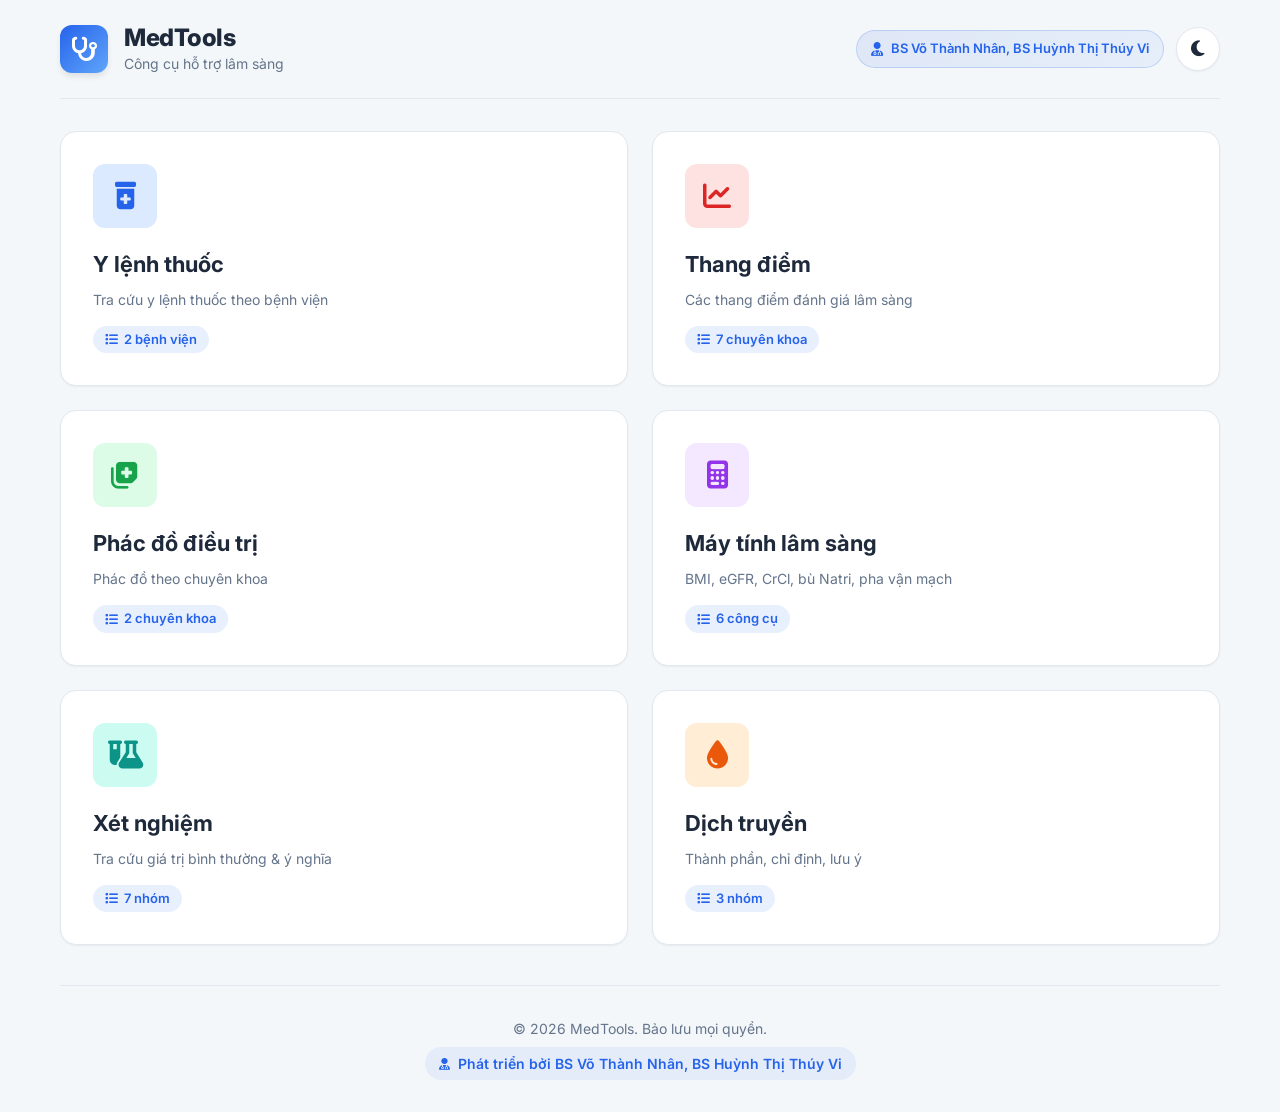
<file: index.html>
<!DOCTYPE html>
<html lang="vi">
<head>
    <meta charset="UTF-8">
    <meta name="viewport" content="width=device-width, initial-scale=1.0">
    <title>MedTools - BS Võ Thành Nhân, BS Huỳnh Thị Thúy Vi</title>
    <link rel="preconnect" href="https://fonts.googleapis.com">
    <link rel="preconnect" href="https://fonts.gstatic.com" crossorigin>
    <link href="https://fonts.googleapis.com/css2?family=Inter:wght@400;500;600;700;800&display=swap" rel="stylesheet">
    <link rel="stylesheet" href="https://cdnjs.cloudflare.com/ajax/libs/font-awesome/6.4.0/css/all.min.css">
    <style>
        :root{--bg-color:#f4f7f9;--surface-color:#ffffff;--text-primary:#1e293b;--text-secondary:#64748b;--primary-color:#2563eb;--primary-hover:#1d4ed8;--border-color:#e2e8f0;--shadow-sm:0 1px 2px 0 rgb(0 0 0/0.05);--shadow-md:0 4px 6px -1px rgb(0 0 0/0.1);--shadow-lg:0 10px 15px -3px rgb(0 0 0/0.1);--radius-md:12px;--radius-lg:16px}
        body.dark-mode{--bg-color:#0f172a;--surface-color:#1e293b;--text-primary:#f8fafc;--text-secondary:#94a3b8;--primary-color:#3b82f6;--primary-hover:#60a5fa;--border-color:#334155;--shadow-lg:0 10px 15px -3px rgb(0 0 0/0.5)}
        *{margin:0;padding:0;box-sizing:border-box}
        body{font-family:'Inter',sans-serif;background-color:var(--bg-color);color:var(--text-primary);line-height:1.5;transition:background-color .3s ease,color .3s ease;min-height:100vh}
        .app{max-width:1200px;margin:0 auto;padding:0 20px;min-height:100vh;display:flex;flex-direction:column}
        .top-header{display:flex;justify-content:space-between;align-items:center;padding:24px 0;border-bottom:1px solid var(--border-color);margin-bottom:32px}
        .brand{display:flex;align-items:center;gap:16px;cursor:pointer}
        .brand-icon{width:48px;height:48px;background:linear-gradient(135deg,var(--primary-color),#60a5fa);color:#fff;border-radius:var(--radius-md);display:flex;align-items:center;justify-content:center;font-size:24px;box-shadow:var(--shadow-md)}
        .brand-text h1{font-size:24px;font-weight:800;color:var(--text-primary);line-height:1.2;letter-spacing:-.5px}
        .brand-text p{font-size:14px;color:var(--text-secondary)}
        .header-right{display:flex;align-items:center;gap:12px}
        .author-badge{display:inline-flex;align-items:center;gap:8px;padding:8px 14px;background:linear-gradient(135deg,rgba(37,99,235,.1),rgba(96,165,250,.1));border:1px solid rgba(37,99,235,.2);border-radius:50px;font-size:13px;font-weight:600;color:var(--primary-color)}
        .author-badge i{font-size:14px}
        .theme-btn{width:44px;height:44px;border-radius:50%;border:1px solid var(--border-color);background-color:var(--surface-color);color:var(--text-primary);font-size:18px;cursor:pointer;display:flex;align-items:center;justify-content:center;transition:all .2s ease;box-shadow:var(--shadow-sm)}
        .theme-btn:hover{background-color:var(--primary-color);color:#fff;border-color:var(--primary-color);transform:translateY(-2px) rotate(15deg)}
        .main-content{flex:1}
        .categories-grid{display:grid;grid-template-columns:repeat(2,1fr);gap:24px}
        .category-card{background-color:var(--surface-color);border:1px solid var(--border-color);border-radius:var(--radius-lg);padding:32px;transition:all .3s ease;cursor:pointer;box-shadow:var(--shadow-sm);position:relative;overflow:hidden}
        .category-card::before{content:'';position:absolute;top:0;left:0;width:100%;height:4px;background:linear-gradient(90deg,var(--primary-color),#60a5fa);transform:scaleX(0);transform-origin:left;transition:transform .3s ease}
        .category-card:hover{transform:translateY(-6px);box-shadow:var(--shadow-lg);border-color:var(--primary-color)}
        .category-card:hover::before{transform:scaleX(1)}
        .category-icon{width:64px;height:64px;border-radius:var(--radius-md);display:flex;align-items:center;justify-content:center;font-size:28px;margin-bottom:20px}
        .category-card h2{font-size:22px;font-weight:700;margin-bottom:8px;color:var(--text-primary)}
        .category-card>p{font-size:14px;color:var(--text-secondary);margin-bottom:16px}
        .sub-count{display:inline-flex;align-items:center;gap:6px;font-size:13px;color:var(--primary-color);font-weight:600;padding:4px 12px;background-color:rgba(37,99,235,.1);border-radius:50px}
        .bg-blue{background-color:#dbeafe;color:#2563eb}.bg-red{background-color:#fee2e2;color:#dc2626}.bg-green{background-color:#dcfce7;color:#16a34a}.bg-purple{background-color:#f3e8ff;color:#9333ea}.bg-orange{background-color:#ffedd5;color:#ea580c}.bg-teal{background-color:#ccfbf1;color:#0d9488}
        body.dark-mode .bg-blue{background-color:rgba(37,99,235,.2)}body.dark-mode .bg-red{background-color:rgba(220,38,38,.2)}body.dark-mode .bg-green{background-color:rgba(22,163,74,.2)}body.dark-mode .bg-purple{background-color:rgba(147,51,234,.2)}body.dark-mode .bg-orange{background-color:rgba(234,88,12,.2)}body.dark-mode .bg-teal{background-color:rgba(13,148,136,.2)}
        .page{display:none}.page.active{display:block;animation:fadeIn .3s ease}
        @keyframes fadeIn{from{opacity:0;transform:translateY(10px)}to{opacity:1;transform:translateY(0)}}
        .breadcrumb{display:flex;align-items:center;gap:8px;font-size:14px;color:var(--text-secondary);margin-bottom:24px;flex-wrap:wrap}
        .breadcrumb a{color:var(--primary-color);text-decoration:none;cursor:pointer;transition:opacity .2s}
        .breadcrumb a:hover{opacity:.7}
        .page-title{font-size:28px;font-weight:800;margin-bottom:8px;letter-spacing:-.5px}
        .page-subtitle{color:var(--text-secondary);margin-bottom:32px;font-size:15px}
        .sub-grid{display:grid;grid-template-columns:repeat(auto-fill,minmax(220px,1fr));gap:16px}
        .sub-card{background-color:var(--surface-color);border:1px solid var(--border-color);border-radius:var(--radius-md);padding:20px;cursor:pointer;transition:all .25s ease;display:flex;align-items:center;gap:14px}
        .sub-card:hover{border-color:var(--primary-color);transform:translateY(-3px);box-shadow:var(--shadow-md)}
        .sub-card-icon{width:42px;height:42px;border-radius:10px;display:flex;align-items:center;justify-content:center;font-size:18px;flex-shrink:0}
        .sub-card span{font-weight:600;font-size:15px;color:var(--text-primary)}
        .search-container{position:relative;max-width:100%;margin-bottom:24px}
        .search-icon{position:absolute;left:20px;top:50%;transform:translateY(-50%);color:var(--text-secondary);pointer-events:none}
        .search-container input{width:100%;padding:16px 20px 16px 52px;border-radius:50px;border:1px solid var(--border-color);background-color:var(--surface-color);color:var(--text-primary);font-size:16px;font-family:inherit;box-shadow:var(--shadow-sm);transition:all .3s ease;outline:none}
        .search-container input:focus{border-color:var(--primary-color);box-shadow:0 0 0 4px rgba(37,99,235,.15)}
        .results-list{display:flex;flex-direction:column;gap:12px}
        .result-item{background-color:var(--surface-color);border:1px solid var(--border-color);border-radius:var(--radius-md);padding:20px;transition:all .25s ease;position:relative}
        .result-item:hover{border-color:var(--primary-color);box-shadow:var(--shadow-md)}
        .result-item.has-tool{border-left:4px solid var(--primary-color)}
        .result-item h4{font-size:16px;font-weight:700;color:var(--primary-color);margin-bottom:6px;padding-right:40px}
        .result-item>p{font-size:14px;color:var(--text-secondary);line-height:1.6}
        .result-item .tag{display:inline-block;font-size:11px;font-weight:600;padding:2px 10px;border-radius:50px;background-color:rgba(37,99,235,.1);color:var(--primary-color);margin-top:8px;text-transform:uppercase;letter-spacing:.5px}
        .open-tool-btn{display:inline-flex;align-items:center;gap:6px;margin-top:12px;padding:9px 18px;background-color:var(--primary-color);color:#fff;border:none;border-radius:50px;font-family:inherit;font-size:13px;font-weight:600;cursor:pointer;transition:all .2s ease}
        .open-tool-btn:hover{background-color:var(--primary-hover);transform:translateY(-1px)}
        .toggle-detail-btn{display:inline-flex;align-items:center;gap:6px;margin-top:12px;margin-left:8px;padding:8px 16px;background-color:transparent;color:var(--primary-color);border:1px solid var(--primary-color);border-radius:50px;font-family:inherit;font-size:13px;font-weight:600;cursor:pointer;transition:all .2s ease}
        .toggle-detail-btn:hover{background-color:var(--primary-color);color:#fff}
        .fav-btn{position:absolute;top:16px;right:16px;width:36px;height:36px;border-radius:50%;background-color:var(--bg-color);border:1px solid var(--border-color);color:var(--text-secondary);font-size:16px;cursor:pointer;display:flex;align-items:center;justify-content:center;transition:all .2s ease;z-index:2}
        .fav-btn:hover{transform:scale(1.1);border-color:#f59e0b;color:#f59e0b}
        .fav-btn.active{background-color:#fef3c7;border-color:#f59e0b;color:#f59e0b}
        body.dark-mode .fav-btn.active{background-color:rgba(245,158,11,.2)}
        .result-detail{margin-top:14px;padding:18px;background-color:var(--bg-color);border-radius:var(--radius-md);border-left:3px solid var(--primary-color);display:none}
        .result-detail.show{display:block;animation:fadeIn .3s ease}
        .detail-row{display:flex;gap:12px;margin-bottom:12px;font-size:13px;line-height:1.6}
        .detail-row:last-child{margin-bottom:0}
        .detail-label{font-weight:700;color:var(--primary-color);flex-shrink:0;min-width:160px}
        .detail-value{color:var(--text-primary);flex:1}
        .detail-value.warn{color:#dc2626;font-weight:600;background-color:rgba(220,38,38,.08);padding:8px 12px;border-radius:8px;display:block}
        .crcl-table{margin-top:8px;border:1px solid var(--border-color);border-radius:8px;overflow:hidden;background-color:var(--surface-color)}
        .crcl-table table{width:100%;border-collapse:collapse;font-size:12.5px}
        .crcl-table th{background-color:rgba(37,99,235,.1);color:var(--primary-color);padding:8px 12px;text-align:left;font-weight:700;font-size:12px;text-transform:uppercase;letter-spacing:.3px;border-bottom:1px solid var(--border-color)}
        .crcl-table td{padding:8px 12px;border-bottom:1px solid var(--border-color);color:var(--text-primary)}
        .crcl-table tr:last-child td{border-bottom:none}
        .crcl-table tr:hover td{background-color:rgba(37,99,235,.04)}
        /* ===== PHA VẬN MẠCH - BƠM TIÊM ĐIỆN ===== */
        .vp-tabs{display:flex;gap:8px;margin-bottom:20px;flex-wrap:wrap}
        .vp-tab{padding:10px 20px;border:2px solid var(--border-color);background-color:var(--surface-color);color:var(--text-primary);border-radius:50px;font-family:inherit;font-size:14px;font-weight:600;cursor:pointer;transition:all .2s ease}
        .vp-tab.active{background-color:var(--primary-color);border-color:var(--primary-color);color:#fff;box-shadow:0 4px 12px rgba(37,99,235,.3)}
        .vp-tab:hover{border-color:var(--primary-color);color:var(--primary-color)}
        .vp-tab.active:hover{color:#fff}
        .vp-selector{display:flex;gap:8px;flex-wrap:wrap;margin-bottom:20px}
        .vp-drug{padding:10px 16px;border:2px solid var(--border-color);background-color:var(--surface-color);color:var(--text-primary);border-radius:10px;font-family:inherit;font-size:13px;font-weight:600;cursor:pointer;transition:all .2s ease;display:flex;align-items:center;gap:6px}
        .vp-drug.active{background:linear-gradient(135deg,var(--primary-color),#60a5fa);border-color:var(--primary-color);color:#fff}
        .vp-drug:hover{border-color:var(--primary-color)}
        .vp-drug.active:hover{color:#fff}
        .vp-block{background-color:var(--bg-color);border-radius:var(--radius-md);padding:18px;margin-bottom:16px;border-left:4px solid var(--primary-color)}
        .vp-block-title{font-size:14px;font-weight:700;color:var(--primary-color);margin-bottom:12px;display:flex;align-items:center;gap:8px}
        .vp-info{font-size:12.5px;color:var(--text-secondary);margin-bottom:12px;padding:8px 12px;background-color:var(--surface-color);border-radius:8px;border:1px solid var(--border-color)}
        .vp-info strong{color:var(--text-primary)}
        .vp-result{margin-top:16px;padding:20px;border-radius:var(--radius-md);background:linear-gradient(135deg,rgba(37,99,235,.1),rgba(96,165,250,.1));border:2px solid var(--primary-color);text-align:center}
        .vp-result-label{font-size:12px;color:var(--text-secondary);text-transform:uppercase;letter-spacing:1px;font-weight:700;margin-bottom:8px}
        .vp-result-value{font-size:44px;font-weight:800;color:var(--primary-color);line-height:1;margin-bottom:6px}
        .vp-result-unit{font-size:16px;color:var(--text-secondary);font-weight:600}
        .vp-result-sub{font-size:13px;color:var(--text-primary);margin-top:10px;padding-top:10px;border-top:1px dashed var(--border-color)}
        .vp-table-wrap{margin-top:16px;border:1px solid var(--border-color);border-radius:8px;overflow:hidden;background-color:var(--surface-color)}
        .vp-table{width:100%;border-collapse:collapse;font-size:13px}
        .vp-table th{background-color:rgba(37,99,235,.1);color:var(--primary-color);padding:10px 12px;text-align:left;font-weight:700;font-size:12px;text-transform:uppercase;letter-spacing:.3px;border-bottom:1px solid var(--border-color)}
        .vp-table td{padding:9px 12px;border-bottom:1px solid var(--border-color);color:var(--text-primary)}
        .vp-table tr:last-child td{border-bottom:none}
        .vp-table tr:hover td{background-color:rgba(37,99,235,.05)}
        .vp-table tr.highlight td{background-color:rgba(245,158,11,.15);font-weight:700;color:#d97706}
        .vp-formula{margin-top:16px;padding:14px 16px;background-color:var(--surface-color);border-radius:var(--radius-md);border-left:4px solid #16a34a;font-size:12.5px;color:var(--text-primary);line-height:1.7;white-space:pre-wrap}
        .vp-row2{display:grid;grid-template-columns:1fr 1fr;gap:16px;margin-top:16px}
        @media(max-width:700px){.vp-row2{grid-template-columns:1fr}.vp-result-value{font-size:36px}}
        .empty-state{text-align:center;padding:60px 20px;color:var(--text-secondary)}
        .empty-state i{font-size:48px;margin-bottom:16px;opacity:.4}
        .back-btn{display:inline-flex;align-items:center;gap:8px;padding:10px 18px;background-color:var(--surface-color);border:1px solid var(--border-color);border-radius:50px;color:var(--text-primary);font-family:inherit;font-size:14px;font-weight:600;cursor:pointer;margin-bottom:20px;transition:all .2s ease}
        .back-btn:hover{background-color:var(--primary-color);color:#fff;border-color:var(--primary-color)}
        .calc-tool{background-color:var(--surface-color);border:1px solid var(--border-color);border-radius:var(--radius-lg);padding:28px;margin-bottom:24px;box-shadow:var(--shadow-sm)}
        .calc-header{display:flex;align-items:center;gap:14px;margin-bottom:20px;padding-bottom:18px;border-bottom:1px solid var(--border-color)}
        .calc-header-icon{width:48px;height:48px;border-radius:var(--radius-md);display:flex;align-items:center;justify-content:center;font-size:22px;flex-shrink:0}
        .calc-header-text h3{font-size:17px;font-weight:700;margin-bottom:2px}
        .calc-header-text p{font-size:13px;color:var(--text-secondary)}
        .calc-form{display:grid;grid-template-columns:repeat(auto-fill,minmax(220px,1fr));gap:16px;margin-bottom:20px}
        .calc-field{display:flex;flex-direction:column;gap:6px}
        .calc-field label{font-size:13px;font-weight:600;color:var(--text-primary)}
        .calc-field input,.calc-field select{padding:12px 14px;border-radius:var(--radius-md);border:1.5px solid var(--border-color);background-color:var(--surface-color);color:var(--text-primary);font-family:inherit;font-size:14px;transition:all .2s ease;outline:none}
        .calc-field input:focus,.calc-field select:focus{border-color:var(--primary-color);box-shadow:0 0 0 4px rgba(37,99,235,.1)}
        .unit-convert{display:flex;gap:6px;align-items:center;margin-top:4px;font-size:11px;color:var(--text-secondary)}
        .unit-convert button{padding:4px 10px;border:1px solid var(--border-color);background-color:var(--surface-color);color:var(--text-secondary);border-radius:50px;font-family:inherit;font-size:11px;font-weight:600;cursor:pointer;transition:all .2s ease}
        .unit-convert button.active{background-color:var(--primary-color);color:#fff;border-color:var(--primary-color)}
        .unit-convert button:hover{border-color:var(--primary-color);color:var(--primary-color)}
        .calc-btn{padding:12px 28px;background-color:var(--primary-color);color:#fff;border:none;border-radius:50px;font-family:inherit;font-size:14px;font-weight:700;cursor:pointer;transition:all .2s ease}
        .calc-btn:hover{background-color:var(--primary-hover);transform:translateY(-2px);box-shadow:var(--shadow-md)}
        .calc-result-box{margin-top:20px;padding:24px;border-radius:var(--radius-md);background:linear-gradient(135deg,rgba(37,99,235,.08),rgba(96,165,250,.08));border:2px solid rgba(37,99,235,.2);display:none}
        .calc-result-box.show{display:block;animation:fadeIn .4s ease}
        .calc-big-number{font-size:52px;font-weight:800;color:var(--primary-color);line-height:1}
        .calc-unit{font-size:20px;color:var(--text-secondary);font-weight:600}
        .calc-note{font-size:13px;color:var(--text-primary);line-height:1.7;padding:14px 16px;background-color:var(--surface-color);border-radius:var(--radius-md);border-left:4px solid var(--primary-color);margin-top:16px;white-space:pre-wrap}
        .assess-tool{background-color:var(--surface-color);border:1px solid var(--border-color);border-radius:var(--radius-lg);padding:28px;margin-bottom:24px;box-shadow:var(--shadow-sm)}
        .assess-header{display:flex;align-items:center;gap:14px;margin-bottom:20px;padding-bottom:18px;border-bottom:1px solid var(--border-color)}
        .assess-header-icon{width:48px;height:48px;border-radius:var(--radius-md);display:flex;align-items:center;justify-content:center;font-size:22px;flex-shrink:0}
        .assess-header-text h3{font-size:17px;font-weight:700;margin-bottom:2px}
        .assess-header-text p{font-size:13px;color:var(--text-secondary)}
        .assess-question{padding:16px 0;border-bottom:1px solid var(--border-color)}
        .assess-question:last-of-type{border-bottom:none}
        .assess-q-title{font-size:14px;font-weight:600;margin-bottom:10px;color:var(--text-primary)}
        .assess-options{display:flex;flex-wrap:wrap;gap:8px}
        .assess-opt{display:inline-flex;align-items:center;gap:6px;padding:8px 14px;border:2px solid var(--border-color);border-radius:50px;background-color:var(--surface-color);color:var(--text-primary);font-size:13px;font-weight:500;cursor:pointer;transition:all .2s ease;font-family:inherit}
        .assess-opt:hover{border-color:var(--primary-color);transform:translateY(-1px)}
        .assess-opt.selected{background-color:var(--primary-color);border-color:var(--primary-color);color:#fff;box-shadow:0 4px 12px rgba(37,99,235,.3)}
        .opt-point{display:inline-flex;align-items:center;justify-content:center;min-width:22px;height:20px;padding:0 6px;border-radius:50px;background-color:rgba(37,99,235,.15);color:var(--primary-color);font-size:11px;font-weight:700}
        .assess-opt.selected .opt-point{background-color:rgba(255,255,255,.3);color:#fff}
        .assess-result{margin-top:24px;padding:24px;border-radius:var(--radius-md);background:linear-gradient(135deg,rgba(37,99,235,.08),rgba(96,165,250,.08));border:2px solid rgba(37,99,235,.2);display:none}
        .assess-result.show{display:block;animation:fadeIn .4s ease}
        .assess-score-row{display:flex;align-items:center;gap:20px;flex-wrap:wrap;margin-bottom:16px}
        .assess-score-big{font-size:52px;font-weight:800;color:var(--primary-color);line-height:1}
        .assess-score-info{flex:1}
        .assess-score-info .label{font-size:13px;color:var(--text-secondary);text-transform:uppercase;letter-spacing:1px;font-weight:600}
        .assess-verdict{display:inline-block;padding:6px 16px;border-radius:50px;font-size:14px;font-weight:700;color:#fff;margin-top:6px}
        .verdict-low{background-color:#16a34a}.verdict-mid{background-color:#ea580c}.verdict-high{background-color:#dc2626}
        .assess-advice{font-size:14px;color:var(--text-primary);line-height:1.7;padding:14px 16px;background-color:var(--surface-color);border-radius:var(--radius-md);border-left:4px solid var(--primary-color)}
        .ref-title{font-size:14px;font-weight:700;margin:28px 0 12px 0;display:flex;align-items:center;gap:8px;color:var(--text-primary)}
        .ref-title i{color:var(--primary-color)}
        .ref-table{width:100%;border-collapse:collapse;font-size:13px;background-color:var(--surface-color);border-radius:var(--radius-md);overflow:hidden;border:1px solid var(--border-color)}
        .ref-table th{background-color:rgba(37,99,235,.08);color:var(--primary-color);padding:12px 16px;text-align:left;font-weight:700;font-size:12px;text-transform:uppercase;letter-spacing:.5px}
        .ref-table td{padding:12px 16px;border-top:1px solid var(--border-color);color:var(--text-primary)}
        .ref-table tr:hover td{background-color:rgba(37,99,235,.04)}
        .ref-badge{display:inline-block;padding:3px 10px;border-radius:50px;font-size:11px;font-weight:700;color:#fff}
        .badge-low{background-color:#16a34a}.badge-mid{background-color:#ea580c}.badge-high{background-color:#dc2626}
        .footer{text-align:center;padding:32px 0;margin-top:40px;border-top:1px solid var(--border-color);color:var(--text-secondary);font-size:14px}
        .footer-author{display:inline-flex;align-items:center;gap:8px;padding:6px 14px;background-color:rgba(37,99,235,.08);border-radius:50px;color:var(--primary-color);font-weight:600;margin-top:8px}
        .footer-author i{font-size:12px}
        .back-to-top{position:fixed;bottom:30px;right:30px;width:52px;height:52px;border-radius:50%;background:linear-gradient(135deg,var(--primary-color),#60a5fa);color:#fff;border:none;font-size:20px;cursor:pointer;box-shadow:0 6px 20px rgba(37,99,235,.4);display:flex;align-items:center;justify-content:center;transition:all .3s ease;opacity:0;visibility:hidden;transform:translateY(20px);z-index:999}
        .back-to-top.show{opacity:1;visibility:visible;transform:translateY(0)}
        .back-to-top:hover{transform:translateY(-4px);box-shadow:0 8px 25px rgba(37,99,235,.6)}
        @media (max-width:700px){.categories-grid{grid-template-columns:1fr}.brand-text h1{font-size:18px}.brand-text p{font-size:11px}.brand-icon{width:40px;height:40px;font-size:20px}.page-title{font-size:22px}.category-card{padding:24px}.author-badge span{display:none}.author-badge{padding:8px 10px}.assess-score-big{font-size:40px}.calc-big-number{font-size:40px}.detail-label{min-width:100%}.detail-row{flex-direction:column;gap:4px}.calc-form{grid-template-columns:1fr}.back-to-top{bottom:20px;right:20px;width:46px;height:46px;font-size:18px}}
    </style>
</head>
<body>
    <div class="app">
        <header class="top-header">
            <div class="brand" onclick="goHome()">
                <div class="brand-icon"><i class="fa-solid fa-stethoscope"></i></div>
                <div class="brand-text"><h1>MedTools</h1><p>Công cụ hỗ trợ lâm sàng</p></div>
            </div>
            <div class="header-right">
                <div class="author-badge" title="Tác giả: BS Võ Thành Nhân, BS Huỳnh Thị Thúy Vi"><i class="fa-solid fa-user-doctor"></i><span>BS Võ Thành Nhân, BS Huỳnh Thị Thúy Vi</span></div>
                <button class="theme-btn" onclick="toggleTheme()" aria-label="Đổi giao diện"><i class="fa-solid fa-moon"></i></button>
            </div>
        </header>
        <main class="main-content">
            <div id="page-home" class="page active">
                <div class="categories-grid">
                    <div class="category-card" onclick="openCategory('ylenh')">
                        <div class="category-icon bg-blue"><i class="fa-solid fa-prescription-bottle-medical"></i></div>
                        <h2>Y lệnh thuốc</h2>
                        <p>Tra cứu y lệnh thuốc theo bệnh viện</p>
                        <span class="sub-count"><i class="fa-solid fa-list"></i> 2 bệnh viện</span>
                    </div>
                    <div class="category-card" onclick="openCategory('thangdiem')">
                        <div class="category-icon bg-red"><i class="fa-solid fa-chart-line"></i></div>
                        <h2>Thang điểm</h2>
                        <p>Các thang điểm đánh giá lâm sàng</p>
                        <span class="sub-count"><i class="fa-solid fa-list"></i> 7 chuyên khoa</span>
                    </div>
                    <div class="category-card" onclick="openCategory('phacdo')">
                        <div class="category-icon bg-green"><i class="fa-solid fa-notes-medical"></i></div>
                        <h2>Phác đồ điều trị</h2>
                        <p>Phác đồ theo chuyên khoa</p>
                        <span class="sub-count"><i class="fa-solid fa-list"></i> 2 chuyên khoa</span>
                    </div>
                    <div class="category-card" onclick="openCategory('khac')">
                        <div class="category-icon bg-purple"><i class="fa-solid fa-calculator"></i></div>
                        <h2>Máy tính lâm sàng</h2>
                        <p>BMI, eGFR, CrCl, bù Natri, pha vận mạch</p>
                        <span class="sub-count"><i class="fa-solid fa-list"></i> 6 công cụ</span>
                    </div>
                    <div class="category-card" onclick="openCategory('xetnghiem')">
                        <div class="category-icon bg-teal"><i class="fa-solid fa-flask-vial"></i></div>
                        <h2>Xét nghiệm</h2>
                        <p>Tra cứu giá trị bình thường & ý nghĩa</p>
                        <span class="sub-count"><i class="fa-solid fa-list"></i> 7 nhóm</span>
                    </div>
                    <div class="category-card" onclick="openCategory('ichtruyen')">
                        <div class="category-icon bg-orange"><i class="fa-solid fa-droplet"></i></div>
                        <h2>Dịch truyền</h2>
                        <p>Thành phần, chỉ định, lưu ý</p>
                        <span class="sub-count"><i class="fa-solid fa-list"></i> 3 nhóm</span>
                    </div>
                </div>
            </div>
            <div id="page-sub" class="page">
                <button class="back-btn" onclick="goHome()"><i class="fa-solid fa-arrow-left"></i> Quay lại</button>
                <div class="breadcrumb"><a onclick="goHome()">Trang chủ</a><i class="fa-solid fa-chevron-right" style="font-size:10px"></i><span id="breadcrumb-current"></span></div>
                <h2 class="page-title" id="sub-title"></h2>
                <p class="page-subtitle" id="sub-subtitle"></p>
                <div class="sub-grid" id="sub-grid"></div>
            </div>
            <div id="page-search" class="page">
                <button class="back-btn" onclick="goBack()"><i class="fa-solid fa-arrow-left"></i> Quay lại</button>
                <div class="breadcrumb"><a onclick="goHome()">Trang chủ</a><i class="fa-solid fa-chevron-right" style="font-size:10px"></i><a id="bc-parent" onclick="goBack()"></a><i class="fa-solid fa-chevron-right" style="font-size:10px"></i><span id="bc-current"></span></div>
                <h2 class="page-title" id="search-title"></h2>
                <p class="page-subtitle" id="search-subtitle"></p>
                <div class="search-container"><i class="fa-solid fa-magnifying-glass search-icon"></i><input type="text" id="search-input" placeholder="Tìm kiếm nội dung..." oninput="handleSearch()"></div>
                <div class="results-list" id="results-list"></div>
            </div>
            <div id="page-tool" class="page">
                <button class="back-btn" onclick="goBack()"><i class="fa-solid fa-arrow-left"></i> Quay lại</button>
                <div class="breadcrumb"><a onclick="goHome()">Trang chủ</a><i class="fa-solid fa-chevron-right" style="font-size:10px"></i><a id="tool-bc-parent" onclick="goBack()"></a><i class="fa-solid fa-chevron-right" style="font-size:10px"></i><span id="tool-bc-current"></span></div>
                <h2 class="page-title" id="tool-title"></h2>
                <p class="page-subtitle" id="tool-subtitle"></p>
                <div class="assess-tool">
                    <div class="assess-header"><div class="assess-header-icon bg-red"><i class="fa-solid fa-clipboard-check"></i></div><div class="assess-header-text"><h3>Chọn đáp án cho từng mục</h3><p>Điểm sẽ tự động cập nhật khi bạn chọn</p></div></div>
                    <div id="assess-questions"></div>
                </div>
                <div class="assess-result" id="assess-result">
                    <div class="assess-score-row"><div class="assess-score-big" id="assess-score">0</div><div class="assess-score-info"><div class="label">Tổng điểm</div><span class="assess-verdict verdict-low" id="assess-verdict">Chưa đủ dữ liệu</span></div></div>
                    <div class="assess-advice" id="assess-advice">Hãy chọn đáp án cho tất cả các mục để xem kết quả.</div>
                </div>
                <div class="ref-title"><i class="fa-solid fa-table-list"></i> Bảng tham chiếu</div>
                <table class="ref-table"><thead><tr><th style="width:130px">Điểm</th><th style="width:130px">Mức độ</th><th>Ý nghĩa lâm sàng</th></tr></thead><tbody id="ref-tbody"></tbody></table>
            </div>
            <div id="page-calc" class="page">
                <button class="back-btn" onclick="goBack()"><i class="fa-solid fa-arrow-left"></i> Quay lại</button>
                <div class="breadcrumb"><a onclick="goHome()">Trang chủ</a><i class="fa-solid fa-chevron-right" style="font-size:10px"></i><a id="calc-bc-parent" onclick="goBack()"></a><i class="fa-solid fa-chevron-right" style="font-size:10px"></i><span id="calc-bc-current"></span></div>
                <h2 class="page-title" id="calc-title"></h2>
                <p class="page-subtitle" id="calc-subtitle"></p>
                <div class="calc-tool" id="calc-content"></div>
            </div>
        </main>
        <footer class="footer">
            <p>&copy; 2026 MedTools. Bảo lưu mọi quyền.</p>
            <div class="footer-author"><i class="fa-solid fa-user-doctor"></i> Phát triển bởi BS Võ Thành Nhân, BS Huỳnh Thị Thúy Vi</div>
        </footer>
    </div>
    <button class="back-to-top" id="backToTop" onclick="scrollToTop()" aria-label="Về đầu trang">
        <i class="fa-solid fa-arrow-up"></i>
    </button>
    <script>
                const DATA = {
            ylenh: {
                title: "Y lệnh thuốc",
                subtitle: "Chọn bệnh viện để tra cứu y lệnh",
                color: "bg-blue",
                subs: [
                    {
                        name: "Thuốc BV Vĩnh Long",
                        icon: "fa-hospital",
                        isGroup: true,
                        subs: [
                            {
                                name: "Kháng sinh",
                                icon: "fa-bacteria",
                                items: [
                                    { title: "Curam 1000mg (Amoxicillin + Clavulanic acid)", desc: "1 viên x 2 lần/ngày, cách nhau 12 giờ. Uống cùng bữa ăn.", tag: "Kháng sinh",
                                      detail: { chidinh: "Nhiễm khuẩn hô hấp trên/dưới, viêm xoang, viêm tai giữa, nhiễm khuẩn tiết niệu, nhiễm khuẩn da và mô mềm, nhiễm khuẩn xương khớp.", chongchidinh: "Dị ứng penicillin. Tiền sử vàng da / rối loạn chức năng gan do amoxicillin-clavulanate.", dduochoc: "Hấp thu tốt qua đường uống, sinh khả dụng ~70-90%. Thải trừ chủ yếu qua thận. T1/2 ~1-1.5 giờ.", lieu: "Người lớn: 1000mg x 2 lần/ngày. Trẻ em: 25-45 mg/kg/ngày chia 2 lần.", lieutoida: "4000mg amoxicillin + 250mg clavulanic/ngày.", luuy: "⚠️ SUY THẬN: Giảm liều khi CrCl <30 mL/phút. ⚠️ SUY GAN: Thận trọng, theo dõi chức năng gan.",
                                        crcl: [
                                            { range: "CrCl ≥ 30", dose: "1000mg mỗi 12 giờ", note: "Liều chuẩn" },
                                            { range: "CrCl 10-29", dose: "500mg mỗi 12 giờ", note: "Giảm 50%" },
                                            { range: "CrCl < 10", dose: "500mg mỗi 24 giờ", note: "Giảm mạnh" }
                                        ]
                                      }},
                                    { title: "Ceftibiotic 2000 (Ceftizoxim 2g)", desc: "Pha với NaCl 0,9% 100ml, TTM XX giọt/phút, cách 12 giờ.", tag: "Kháng sinh",
                                      detail: { chidinh: "Nhiễm khuẩn nặng: viêm phổi, viêm màng não, nhiễm khuẩn huyết, nhiễm khuẩn tiết niệu, nhiễm khuẩn ổ bụng, nhiễm khuẩn da/mô mềm.", chongchidinh: "Dị ứng cephalosporin. Tiền sử sốc phản vệ với penicillin.", dduochoc: "Tiêm TM, phân bố rộng, qua được hàng rào máu não. Thải trừ qua thận. T1/2 ~1.5-2 giờ.", lieu: "Người lớn: 2g mỗi 12 giờ. Trẻ em: 50 mg/kg mỗi 6-8 giờ.", lieutoida: "12g/ngày.", luuy: "⚠️ SUY THẬN: Giảm liều khi CrCl <50 mL/phút. ⚠️ SUY GAN: Không cần chỉnh liều.",
                                        crcl: [
                                            { range: "CrCl > 50", dose: "2g mỗi 12 giờ", note: "Liều chuẩn" },
                                            { range: "CrCl 20-50", dose: "2g mỗi 24 giờ", note: "Giảm tần suất" },
                                            { range: "CrCl 10-19", dose: "1g mỗi 24 giờ", note: "Giảm liều + tần suất" },
                                            { range: "CrCl < 10", dose: "1g mỗi 48 giờ", note: "Theo dõi sát" }
                                        ]
                                      }},
                                    { title: "Levogolds (Levofloxacin 750mg/150ml)", desc: "1 túi TTM XXX giọt/phút, cách ngày 1 lần.", tag: "Kháng sinh",
                                      detail: { chidinh: "Viêm phổi cộng đồng, viêm phổi bệnh viện, nhiễm khuẩn tiết niệu có biến chứng, viêm tuyến tiền liệt, nhiễm khuẩn da/mô mềm.", chongchidinh: "Dị ứng quinolone. Bệnh nhân <18 tuổi. Phụ nữ có thai/cho con bú. Tiền sử viêm gân do quinolone.", dduochoc: "Sinh khả dụng TM ~99%, thải trừ chủ yếu qua thận. T1/2 ~6-8 giờ.", lieu: "Người lớn: 750mg mỗi 24 giờ.", lieutoida: "750mg/ngày.", luuy: "⚠️ SUY THẬN: Giảm liều khi CrCl <50 mL/phút. ⚠️ Nguy cơ viêm gân, kéo dài QT.",
                                        crcl: [
                                            { range: "CrCl ≥ 50", dose: "750mg mỗi 24 giờ", note: "Liều chuẩn" },
                                            { range: "CrCl 20-49", dose: "750mg mỗi 48 giờ", note: "Giảm tần suất" },
                                            { range: "CrCl 10-19", dose: "500mg mỗi 48 giờ", note: "Giảm liều + tần suất" },
                                            { range: "CrCl < 10", dose: "500mg mỗi 48 giờ", note: "Theo dõi sát" }
                                        ]
                                      }},
                                    { title: "Bacqure 500mg (Imipenem + Cilastatin)", desc: "1 lọ pha với NaCl 0,9% 100ml, TTM XX giọt/phút.", tag: "Kháng sinh",
                                      detail: { chidinh: "Nhiễm khuẩn nặng đa kháng: nhiễm khuẩn ổ bụng, viêm phổi bệnh viện, nhiễm khuẩn huyết, nhiễm khuẩn tiết niệu phức tạp.", chongchidinh: "Dị ứng carbapenem. Tiền sử sốc phản vệ với beta-lactam.", dduochoc: "Phân bố rộng, thải trừ qua thận. T1/2 ~1 giờ.", lieu: "Người lớn: 500mg mỗi 6 giờ. Trẻ em: 15-25 mg/kg mỗi 6 giờ.", lieutoida: "4g/ngày.", luuy: "⚠️ SUY THẬN: Giảm liều khi CrCl <70 mL/phút. ⚠️ Nguy cơ co giật.",
                                        crcl: [
                                            { range: "CrCl ≥ 70", dose: "500mg mỗi 6 giờ", note: "Liều chuẩn" },
                                            { range: "CrCl 50-69", dose: "500mg mỗi 8 giờ", note: "Giảm tần suất nhẹ" },
                                            { range: "CrCl 30-49", dose: "500mg mỗi 12 giờ", note: "Giảm tần suất" },
                                            { range: "CrCl 15-29", dose: "250mg mỗi 12 giờ", note: "Giảm liều" },
                                            { range: "CrCl < 15", dose: "Không khuyến cáo", note: "Cân nhắc lọc máu" }
                                        ]
                                      }},
                                    { title: "Tenafotin 2000 (Cefepim 2g)", desc: "1 lọ pha NaCl 0,9% 100ml, TTM XXX giọt/phút, cách 12 giờ.", tag: "Kháng sinh",
                                      detail: { chidinh: "Viêm phổi cộng đồng/bệnh viện, nhiễm khuẩn tiết niệu, da/mô mềm, ổ bụng, sốt giảm bạch cầu trung tính.", chongchidinh: "Dị ứng cephalosporin. Tiền sử sốc phản vệ với penicillin.", dduochoc: "Cephalosporin thế hệ 4, phổ rộng. Thải trừ qua thận. T1/2 ~2 giờ.", lieu: "Người lớn: 2g mỗi 12 giờ. Trẻ em: 50 mg/kg mỗi 12 giờ.", lieutoida: "6g/ngày.", luuy: "⚠️ SUY THẬN: Giảm liều khi CrCl <60 mL/phút.",
                                        crcl: [
                                            { range: "CrCl > 60", dose: "2g mỗi 12 giờ", note: "Liều chuẩn" },
                                            { range: "CrCl 30-60", dose: "2g mỗi 24 giờ", note: "Giảm tần suất" },
                                            { range: "CrCl 11-29", dose: "1g mỗi 24 giờ", note: "Giảm liều" },
                                            { range: "CrCl < 11", dose: "500mg mỗi 24 giờ", note: "Giảm mạnh" }
                                        ]
                                      }},
                                    { title: "Cefoperazone 2g", desc: "1 lọ TMC trong 5 phút, cách nhau 12 giờ.", tag: "Kháng sinh",
                                      detail: { chidinh: "Nhiễm khuẩn hô hấp, tiết niệu, ổ bụng, da/mô mềm, nhiễm khuẩn huyết, viêm màng não.", chongchidinh: "Dị ứng cephalosporin. Suy gan nặng.", dduochoc: "Cephalosporin thế hệ 3, thải trừ chủ yếu qua mật (~70%). T1/2 ~2 giờ.", lieu: "Người lớn: 2-4g mỗi 12 giờ. Trẻ em: 50-100 mg/kg/ngày.", lieutoida: "12g/ngày.", luuy: "⚠️ SUY THẬN: KHÔNG cần chỉnh liều (thải qua mật). ⚠️ SUY GAN: GIẢM LIỀU. ⚠️ Nguy cơ chảy máu.",
                                        crcl: [
                                            { range: "Mọi mức CrCl", dose: "Không cần chỉnh liều", note: "Thải trừ qua mật" }
                                        ]
                                      }},
                                    { title: "Quinrox (Levofloxacin 400mg/40ml)", desc: "1 lọ pha NaCl 0,9% 500ml (lấy 360ml), TTM XX giọt/phút.", tag: "Kháng sinh",
                                      detail: { chidinh: "Viêm phổi cộng đồng, viêm phổi bệnh viện, nhiễm khuẩn tiết niệu có biến chứng, viêm tuyến tiền liệt.", chongchidinh: "Dị ứng quinolone. Bệnh nhân <18 tuổi. Phụ nữ có thai/cho con bú.", dduochoc: "Sinh khả dụng TM ~99%, thải trừ chủ yếu qua thận. T1/2 ~6-8 giờ.", lieu: "Người lớn: 400mg mỗi 24 giờ.", lieutoida: "400mg/ngày.", luuy: "⚠️ SUY THẬN: Giảm liều khi CrCl <50 mL/phút. ⚠️ Nguy cơ viêm gân, kéo dài QT.",
                                        crcl: [
                                            { range: "CrCl ≥ 50", dose: "400mg mỗi 24 giờ", note: "Liều chuẩn" },
                                            { range: "CrCl 20-49", dose: "400mg mỗi 48 giờ", note: "Giảm tần suất" },
                                            { range: "CrCl 10-19", dose: "400mg mỗi 48 giờ", note: "Theo dõi sát" },
                                            { range: "CrCl < 10", dose: "Cân nhắc thay thế", note: "Không khuyến cáo" }
                                        ]
                                      }}
                                ]
                            },
                            {
                                name: "Thần kinh",
                                icon: "fa-brain",
                                items: [
                                    { title: "Diazepam", desc: "Co giật: 5-10mg tiêm TM chậm, lặp lại sau 10-15 phút nếu cần.", tag: "Thần kinh" },
                                    { title: "Phenytoin", desc: "Liều tấn công: 15-20 mg/kg TM. Duy trì: 100mg mỗi 8h.", tag: "Thần kinh" },
                                    { title: "Manitol 20%", desc: "Phù não: 0.25-1 g/kg TM nhanh trong 15-20 phút.", tag: "Thần kinh" },
                                    { title: "Levetiracetam", desc: "Động kinh: khởi đầu 500mg mỗi 12h.", tag: "Thần kinh" }
                                ]
                            },
                            {
                                name: "Tim mạch",
                                icon: "fa-heart-pulse",
                                items: [
                                    { title: "Digoxin / Anfarm (0,5mg/2ml)", desc: "½ ống pha loãng TMC 5 phút hoặc 1 ống pha loãng TMC 5 phút.", tag: "Tim mạch",
                                      detail: { chidinh: "Suy tim có rung nhĩ tần số nhanh. Kiểm soát tần số thất trong rung nhĩ/nhịp nhanh trên thất. Suy tim EF thấp còn triệu chứng (NYHA II-IV).", chongchidinh: "Block AV độ II-III. Hội chứng WPW kèm rung nhĩ. Bệnh cơ tim phì đại tắc nghẽn. Hạ kali/magiê máu nặng. Nhồi máu cơ tim cấp.", dduochoc: "Sinh khả dụng ~60-80%. Thải trừ chủ yếu qua thận. T1/2 ~36-48 giờ. Khởi phát TM: 5-30 phút.", lieu: "Người lớn: Liều tấn công 0,5mg TM, sau đó 0,25mg mỗi 6h, tối đa 1-1,5mg/24h. Duy trì: 0,125-0,25mg/ngày.", lieutoida: "1,5mg/ngày (tấn công), 0,25mg/ngày (duy trì).", luuy: "⚠️ SUY THẬN: GIẢM LIỀU rõ rệt, theo dõi nồng độ Digoxin 0,5-2 ng/mL. ⚠️ Hạ K+ làm tăng độc tính. ⚠️ Cách 6-8 giờ mới dùng lại.",
                                        crcl: [
                                            { range: "CrCl ≥ 50", dose: "0,125-0,25mg/ngày", note: "Liều chuẩn" },
                                            { range: "CrCl 30-49", dose: "0,125mg/ngày", note: "Giảm liều" },
                                            { range: "CrCl 10-29", dose: "0,0625-0,125mg/ngày", note: "Theo dõi nồng độ" },
                                            { range: "CrCl < 10", dose: "Cá thể hóa, theo dõi sát", note: "Nguy cơ ngộ độc cao" }
                                        ]
                                      }},
                                    { title: "Zodamid 5mg/1ml (Midazolam)", desc: "1 ống pha loãng TMC 5 phút hoặc ½ ống pha loãng TMC 5 phút.", tag: "Tim mạch",
                                      detail: { chidinh: "An thần trước thủ thuật (chụp mạch vành, đặt stent, sốc điện chuyển nhịp). An thần bệnh nhân ICU thở máy. Cắt cơn co giật kéo dài.", chongchidinh: "Dị ứng benzodiazepine. Nhược cơ nặng. Suy hô hấp nặng chưa hỗ trợ. Suy gan nặng. Ngưng thở khi ngủ do tắc nghẽn.", dduochoc: "Khởi phát TM: 1-5 phút. T1/2 ~1,5-2,5 giờ. Chuyển hóa qua CYP3A4 ở gan.", lieu: "Người lớn: 1-2,5mg TM chậm, tối đa 5mg/lần. An thần ICU: 0,02-0,1 mg/kg/giờ.", lieutoida: "10mg/ngày.", luuy: "⚠️ SUY THẬN: Thận trọng. ⚠️ SUY GAN: GIẢM LIỀU 50%. ⚠️ Theo dõi hô hấp. ⚠️ Cách 5-10 phút mới dùng lại.",
                                        crcl: [
                                            { range: "CrCl ≥ 30", dose: "Liều bình thường", note: "Không cần chỉnh" },
                                            { range: "CrCl 10-29", dose: "Giảm 25% liều", note: "Theo dõi sát" },
                                            { range: "CrCl < 10", dose: "Giảm 50% liều", note: "Tích lũy, theo dõi hô hấp" }
                                        ]
                                      }},
                                    { title: "Levonox 40mg/0,4ml (Enoxaparin)", desc: "Y lệnh mẫu: Tiêm dưới da 40mg x 1 lần/ngày (dự phòng). Điều trị: 1mg/kg x 2 lần/ngày TDD.", tag: "Tim mạch",
                                      detail: { chidinh: "Dự phòng huyết khối tĩnh mạch sâu. Điều trị DVT, thuyên tắc phổi. Hội chứng vành cấp. Rung nhĩ có nguy cơ huyết khối.", chongchidinh: "Tiền sử HIT. Chảy máu đang hoạt động. Loét dạ dày-tá tràng đang chảy máu. Đột quỵ xuất huyết. Suy thận nặng (CrCl <15). THA nặng không kiểm soát.", dduochoc: "Sinh khả dụng TDD ~100%. Khởi phát 2-4 giờ. T1/2 ~4,5 giờ.", lieu: "Dự phòng: 40mg TDD 1 lần/ngày. Điều trị: 1mg/kg TDD mỗi 12 giờ.", lieutoida: "200mg/ngày (điều trị). Dự phòng: 40mg/ngày.", luuy: "⚠️ SUY THẬN: GIẢM LIỀU khi CrCl <30 (dự phòng 20mg/ngày). ⚠️ SUY GAN: Thận trọng. ⚠️ Theo dõi tiểu cầu, Anti-Xa. ⚠️ Cách 12 giờ mới dùng lại.",
                                        crcl: [
                                            { range: "CrCl ≥ 30", dose: "Dự phòng 40mg/ngày - Điều trị 1mg/kg x 2", note: "Liều chuẩn" },
                                            { range: "CrCl 15-29", dose: "Dự phòng 20mg/ngày - Điều trị 1mg/kg x 1", note: "Giảm 50% liều dự phòng" },
                                            { range: "CrCl < 15", dose: "Chống chỉ định", note: "Dùng Heparin thường" }
                                        ]
                                      }},
                                    { title: "Takizd (Furosemide)", desc: "1 ống hoặc 2 ống TMC mỗi 5 phút.", tag: "Tim mạch",
                                      detail: { chidinh: "Phù phổi cấp. Suy tim sung huyết. Phù do xơ gan, hội chứng thận. THA có phù. Tăng kali máu.", chongchidinh: "Vô niệu. Hạ kali/natri máu nặng. Hôn mê gan. Dị ứng sulfonamide.", dduochoc: "Khởi phát TM: 5 phút. T1/2 ~1-2 giờ. Tác dụng lợi tiểu mạnh nhất 30 phút - 2 giờ đầu.", lieu: "Người lớn: 20-40mg TM, có thể tăng đến 80-200mg. Truyền liên tục: 5-40 mg/giờ.", lieutoida: "200mg/lần, 600mg/ngày.", luuy: "⚠️ SUY THẬN: GIẢM LIỀU, theo dõi điện giải. ⚠️ SUY GAN: Thận trọng, nguy cơ hôn mê gan do hạ K+. ⚠️ Hạ K+, Na+, Mg2+, hạ HA, độc tai. ⚠️ Cách 2-6 giờ mới dùng lại.",
                                        crcl: [
                                            { range: "CrCl ≥ 30", dose: "20-40mg TM, có thể tăng", note: "Liều chuẩn" },
                                            { range: "CrCl 10-29", dose: "40-80mg TM, tăng dần", note: "Theo dõi đáp ứng" },
                                            { range: "CrCl < 10", dose: "80-200mg TM hoặc truyền", note: "Theo dõi sát, nguy cơ độc tai" }
                                        ]
                                      }},
                                    { title: "Amlodipine 5mg", desc: "Uống 1 viên x 1 lần/ngày, có thể tăng đến 10mg/ngày.", tag: "Tim mạch",
                                      detail: { chidinh: "Tăng huyết áp. Đau thắt ngực ổn định mạn tính. Đau thắt ngực do co thắt mạch vành.", chongchidinh: "Dị ứng amlodipine. Hạ HA nặng. Sốc. Hẹp ĐM chủ nặng. Suy tim chưa kiểm soát.", dduochoc: "Sinh khả dụng ~64-90%. Khởi phát 6-12 giờ. T1/2 ~30-50 giờ. Chuyển hóa qua gan CYP3A4.", lieu: "Người lớn: 5mg x 1 lần/ngày, tăng đến 10mg/ngày. Người già, suy gan: khởi đầu 2,5mg/ngày.", lieutoida: "10mg/ngày.", luuy: "⚠️ SUY THẬN: Không cần chỉnh liều. ⚠️ SUY GAN: GIẢM LIỀU khởi đầu. ⚠️ Phù mắt cá, đỏ bừng mặt, nhức đầu. ⚠️ Cách 24 giờ dùng liều tiếp.",
                                        crcl: [
                                            { range: "Mọi mức CrCl", dose: "Không cần chỉnh liều", note: "Thải trừ qua gan" }
                                        ]
                                      }},
                                    { title: "Losartan (Lorsatan)", desc: "Uống 50mg x 1 lần/ngày. Có thể tăng đến 100mg/ngày.", tag: "Tim mạch",
                                      detail: { chidinh: "Tăng huyết áp. Bệnh thận do ĐTĐ type 2. Suy tim (khi không dung nạp ACEI). Phì đại thất trái.", chongchidinh: "Phụ nữ có thai (3 tháng giữa và cuối). Dị ứng losartan. Hẹp ĐM thận 2 bên. Tăng kali máu nặng.", dduochoc: "Sinh khả dụng ~33%. Khởi phát 6 giờ. T1/2 ~2 giờ (chất chuyển hóa 6-9 giờ).", lieu: "Người lớn: 50mg x 1 lần/ngày, tăng đến 100mg/ngày. Suy gan: 25mg/ngày.", lieutoida: "100mg/ngày.", luuy: "⚠️ SUY THẬN: Theo dõi K+ và Cr. ⚠️ SUY GAN: GIẢM LIỀU 50%. ⚠️ Ho khan, tăng K+, hạ HA. ⚠️ Cách 24 giờ dùng liều tiếp.",
                                        crcl: [
                                            { range: "CrCl ≥ 30", dose: "Không cần chỉnh liều", note: "Theo dõi K+, Cr" },
                                            { range: "CrCl < 30", dose: "Khởi đầu 25mg/ngày", note: "Theo dõi sát K+, Cr" }
                                        ]
                                      }},
                                    { title: "Captopril (Captoril)", desc: "Uống 25mg x 2-3 lần/ngày.", tag: "Tim mạch",
                                      detail: { chidinh: "Tăng huyết áp. Suy tim sung huyết. Nhồi máu cơ tim sau 24 giờ. Bệnh thận do ĐTĐ type 1.", chongchidinh: "Phụ nữ có thai. Dị ứng ACEI. Tiền sử phù mạch do ACEI. Hẹp ĐM thận 2 bên.", dduochoc: "Sinh khả dụng ~70%. Khởi phát 15-30 phút. T1/2 ~2 giờ. Thải trừ qua thận.", lieu: "Người lớn: 25mg x 2-3 lần/ngày, tối đa 150mg/ngày. THA cấp: 25mg ngậm dưới lưỡi.", lieutoida: "450mg/ngày.", luuy: "⚠️ SUY THẬN: GIẢM LIỀU khi CrCl <40 mL/phút. ⚠️ SUY GAN: Thận trọng. ⚠️ Ho khan, tăng K+, phù mạch. ⚠️ Cách 8 giờ dùng liều tiếp.",
                                        crcl: [
                                            { range: "CrCl ≥ 40", dose: "25mg x 2-3 lần/ngày", note: "Liều chuẩn" },
                                            { range: "CrCl 21-39", dose: "25mg x 2 lần/ngày", note: "Giảm tần suất" },
                                            { range: "CrCl 10-20", dose: "12,5mg x 2 lần/ngày", note: "Giảm liều" },
                                            { range: "CrCl < 10", dose: "6,25mg x 2 lần/ngày", note: "Theo dõi sát" }
                                        ]
                                      }},
                                    { title: "Propranolol", desc: "Uống 10-40mg x 2-4 lần/ngày tùy chỉ định.", tag: "Tim mạch",
                                      detail: { chidinh: "Tăng huyết áp. Đau thắt ngực. Loạn nhịp tim. Cường giáp. Run vô căn. Dự phòng đau nửa đầu.", chongchidinh: "Hen phế quản, COPD nặng. Block AV độ II-III. Suy tim chưa kiểm soát. Sốc tim. Nhịp chậm <50 lần/phút.", dduochoc: "Sinh khả dụng ~30%. Khởi phát 30-60 phút. T1/2 ~4 giờ. Chuyển hóa qua gan.", lieu: "Người lớn: 10-40mg x 2-4 lần/ngày, tối đa 320mg/ngày (THA). Loạn nhịp: 10-30mg x 3-4 lần/ngày.", lieutoida: "640mg/ngày.", luuy: "⚠️ SUY THẬN: Không cần chỉnh liều thường. ⚠️ SUY GAN: GIẢM LIỀU. ⚠️ KHÔNG ngưng đột ngột. ⚠️ Cách 6-8 giờ dùng liều tiếp.",
                                        crcl: [
                                            { range: "Mọi mức CrCl", dose: "Không cần chỉnh liều", note: "Thải trừ qua gan" }
                                        ]
                                      }},
                                    { title: "Bisoprolol", desc: "Uống 2,5-10mg x 1 lần/ngày.", tag: "Tim mạch",
                                      detail: { chidinh: "Tăng huyết áp. Suy tim mạn ổn định (EF giảm). Đau thắt ngực ổn định. Loạn nhịp (kiểm soát tần số trong rung nhĩ).", chongchidinh: "Suy tim cấp chưa ổn định. Sốc tim. Block AV độ II-III. Nhịp chậm <50/phút. Hạ HA nặng (HA tâm thu <90). Hen nặng.", dduochoc: "Sinh khả dụng ~88%. Khởi phát 1-3 giờ. T1/2 ~10-12 giờ.", lieu: "Người lớn: THA 5mg/ngày, tăng đến 10-20mg. Suy tim: khởi đầu 1,25mg/ngày, tăng dần mỗi 2 tuần.", lieutoida: "20mg/ngày (THA), 10mg/ngày (suy tim).", luuy: "⚠️ SUY THẬN: GIẢM LIỀU khi CrCl <20 mL/phút. ⚠️ SUY GAN: GIẢM LIỀU. ⚠️ KHÔNG ngưng đột ngột. ⚠️ Cách 24 giờ dùng liều tiếp.",
                                        crcl: [
                                            { range: "CrCl ≥ 20", dose: "Không cần chỉnh liều", note: "Theo dõi sát" },
                                            { range: "CrCl < 20", dose: "Tối đa 10mg/ngày", note: "Giảm liều tối đa" }
                                        ]
                                      }},
                                    { title: "Metoprolol", desc: "Uống 25-100mg x 1-2 lần/ngày tùy chỉ định.", tag: "Tim mạch",
                                      detail: { chidinh: "Tăng huyết áp. Đau thắt ngực. Nhồi máu cơ tim (dự phòng thứ phát). Suy tim mạn ổn định. Loạn nhịp tim.", chongchidinh: "Suy tim cấp. Sốc tim. Block AV độ II-III. Nhịp chậm <50/phút. Hạ HA nặng. Hen nặng.", dduochoc: "Sinh khả dụng ~50%. Khởi phát 1-2 giờ. T1/2 ~3-7 giờ. Chuyển hóa qua CYP2D6.", lieu: "Người lớn: 25-100mg x 1-2 lần/ngày, tối đa 400mg/ngày. NMCT: 25-50mg x 2-3 lần/ngày.", lieutoida: "400mg/ngày.", luuy: "⚠️ SUY THẬN: Không cần chỉnh liều. ⚠️ SUY GAN: GIẢM LIỀU. ⚠️ KHÔNG ngưng đột ngột. ⚠️ Cách 12 giờ dùng liều tiếp.",
                                        crcl: [
                                            { range: "Mọi mức CrCl", dose: "Không cần chỉnh liều", note: "Thải trừ qua gan" }
                                        ]
                                      }},
                                    { title: "Nebivolol", desc: "Uống 5mg x 1 lần/ngày, có thể tăng đến 10mg/ngày.", tag: "Tim mạch",
                                      detail: { chidinh: "Tăng huyết áp. Suy tim mạn ổn định (EF giảm, người ≥70 tuổi). Đau thắt ngực. Ít gây co thắt phế quản.", chongchidinh: "Suy gan nặng. Suy tim cấp. Sốc tim. Block AV độ II-III. Nhịp chậm <50/phút. Hạ HA nặng.", dduochoc: "Sinh khả dụng ~12-96%. Khởi phát 1-3 giờ. T1/2 ~10 giờ (nhanh), 30-50 giờ (chậm).", lieu: "Người lớn: THA 5mg/ngày. Suy tim: khởi đầu 1,25mg/ngày. ≥65 tuổi: 2,5mg/ngày.", lieutoida: "10mg/ngày.", luuy: "⚠️ SUY THẬN: GIẢM LIỀU khởi đầu 2,5mg/ngày khi CrCl <40. ⚠️ SUY GAN: CHỐNG CHỈ ĐỊNH nếu suy gan nặng. ⚠️ Cách 24 giờ dùng liều tiếp.",
                                        crcl: [
                                            { range: "CrCl ≥ 40", dose: "5mg/ngày", note: "Liều chuẩn" },
                                            { range: "CrCl < 40", dose: "Khởi đầu 2,5mg/ngày", note: "Tăng dần nếu dung nạp" }
                                        ]
                                      }}
                                ]
                            },
                            {
                                name: "Thuốc vận mạch",
                                icon: "fa-syringe",
                                items: [
                                    { title: "Dobutamin", desc: "Truyền TM liên tục. Liều 2,5-20 mcg/kg/phút.", tag: "Vận mạch",
                                      detail: { chidinh: "Suy tim cấp có cung lượng tim thấp, HA tâm thu >70 mmHg. Sốc tim. Test gắng sức tim. Hỗ trợ sau phẫu thuật tim.", chongchidinh: "Hẹp dưới van ĐM chủ nặng. Bệnh cơ tim phì đại tắc nghẽn. NMCT cấp chưa xử trí. Loạn nhịp nhanh chưa kiểm soát.", dduochoc: "Khởi phát 1-2 phút. Đạt đỉnh 10 phút. T1/2 ~2 phút.", lieu: "Người lớn: 2,5-20 mcg/kg/phút. Khởi đầu 2,5-5 mcg/kg/phút, tăng dần mỗi 5-10 phút.", lieutoida: "20 mcg/kg/phút.", luuy: "⚠️ KHI NÀO TĂNG LIỀU: HA tâm thu <90, nước tiểu <0,5 mL/kg/h, lactate tăng. Tăng 2,5-5 mcg/kg/phút mỗi 5-10 phút. ⚠️ KHI NÀO NGƯNG: HA tâm thu >100 ổn định, hết sốc. Giảm 25-50% mỗi 30 phút. ⚠️ NGƯNG TẠM: Loạn nhịp nhanh, HA tâm thu >180, nhịp tim >140. ⚠️ MỤC TIÊU HA: 90-110 mmHg (sốc tim); 100-120 nếu THA mạn. ⚠️ SUY THẬN/GAN: Không cần chỉnh liều. ⚠️ Tác dụng phụ: Nhịp nhanh, loạn nhịp, đau ngực." }},
                                    { title: "Dopamin", desc: "Truyền TM liên tục. Liều 2-20 mcg/kg/phút.", tag: "Vận mạch",
                                      detail: { chidinh: "Sốc tim, sốc nhiễm khuẩn. Suy tim cấp có hạ HA. Hạ HA nặng có giảm tưới máu. Nhịp chậm có triệu chứng (liều thấp).", chongchidinh: "U tủy thượng thận. Nhịp nhanh thất chưa xử trí. Loạn nhịp nhanh. Suy tim sung huyết chưa kiểm soát. Hẹp van ĐM chủ nặng.", dduochoc: "Khởi phát 1-2 phút. Đạt đỉnh 10 phút. T1/2 ~2 phút.", lieu: "Liều thấp (1-5): Tăng tưới máu thận. Trung bình (5-10): Tăng co bóp. Cao (10-20): Co mạch ngoại biên.", lieutoida: "50 mcg/kg/phút (rất hiếm).", luuy: "⚠️ KHI NÀO TĂNG LIỀU: HA tâm thu <90, nước tiểu <0,5 mL/kg/h, lactate tăng. Tăng 2-5 mcg/kg/phút mỗi 5-10 phút. ⚠️ KHI NÀO NGƯNG: HA ổn định, hết sốc. Giảm 25% mỗi 30 phút. ⚠️ NGƯNG TẠM: Nhịp nhanh >140, loạn nhịp, hoại tử đầu chi. ⚠️ MỤC TIÊU HA: 90-110 (sốc tim), 65 (MAP sốc nhiễm khuẩn). ⚠️ Tác dụng phụ: Loạn nhịp, nhịp nhanh, hoại tử đầu chi." }},
                                    { title: "Noradrenaline (Norepinephrine)", desc: "Truyền TM liên tục. Liều 0,05-3 mcg/kg/phút.", tag: "Vận mạch",
                                      detail: { chidinh: "Sốc nhiễm khuẩn (ưu tiên số 1). Sốc tim nếu HA tâm thu <70 kèm tưới máu kém. Sốc phản vệ (sau Adrenaline). Hạ HA do giãn mạch khi gây mê. Hội chứng gan thận type 1.", chongchidinh: "Hạ HA do giảm thể tích chưa bù dịch. Huyết khối mạc treo/ngoại biên. Nhịp nhanh thất. Loạn nhịp nhanh chưa kiểm soát.", dduochoc: "Khởi phát 1-2 phút. Đạt đỉnh 5-10 phút. T1/2 ~2,5 phút.", lieu: "Người lớn: 0,05-3 mcg/kg/phút. Khởi đầu 0,05-0,1, tăng dần. Trẻ em: 0,05-0,1 (tối đa 2).", lieutoida: "3,3 mcg/kg/phút (thực tế ít khi >1-2).", luuy: "⚠️ KHI NÀO TĂNG LIỀU: MAP <65 hoặc <mục tiêu. Tăng 0,05-0,1 mcg/kg/phút mỗi 5-10 phút. ⚠️ KHI NÀO DỪNG TĂNG: MAP 65-70 (sốc nhiễm khuẩn), 80-90 (THA mạn), 100-110 (bệnh mạch vành). ⚠️ KHI NÀO NGƯNG: MAP ≥65 ổn định 6-12 giờ. Giảm 0,05 mcg/kg/phút mỗi 30 phút. ⚠️ NGƯNG TẠM: Loạn nhịp nặng, thiếu máu cơ tim, hoại tử đầu chi, MAP >120. ⚠️ MỤC TIÊU HA: MAP 65-70 (SSC 2021), 80-90 (THA mạn), 100-110 (bệnh mạch vành). ⚠️ TRUYỀN QUA ĐƯỜNG TRUNG TÂM." }},
                                    { title: "Adrenaline (Epinephrine)", desc: "Sốc phản vệ: 0,5mg TB mặt trước đùi. Ngừng tim: 1mg TM mỗi 3-5 phút. Truyền TM: 0,01-0,5 mcg/kg/phút.", tag: "Vận mạch",
                                      detail: { chidinh: "Sốc phản vệ (thuốc đầu tay). Ngừng tim (CPR). Sốc tim nặng, sốc nhiễm khuẩn kháng trị. Phối hợp gây tê tại chỗ. Cơn hen nặng kháng trị.", chongchidinh: "Không có chống chỉ định tuyệt đối trong cấp cứu ngừng tim và sốc phản vệ. Thận trọng: bệnh tim thiếu máu, loạn nhịp nặng, cường giáp.", dduochoc: "Tiêm bắp: Khởi phát 3-5 phút. Tiêm TM: 30 giây. T1/2 ~2 phút.", lieu: "Sốc phản vệ: 0,5mg TB mặt trước đùi, lặp lại sau 5-15 phút. Ngừng tim: 1mg TM mỗi 3-5 phút. Truyền TM: 0,01-0,5 mcg/kg/phút.", lieutoida: "Không giới hạn trong CPR. Truyền TM: 0,5 mcg/kg/phút (có thể tăng 1 nếu kháng trị).", luuy: "⚠️ KHI NÀO TĂNG LIỀU: Sốc phản vệ sau 2 lần TB không cải thiện → truyền TM. Sốc tim MAP <65 dù Noradrenaline liều cao → thêm Adrenaline. Tăng 0,05-0,1 mcg/kg/phút mỗi 5-10 phút. ⚠️ KHI NÀO NGƯNG: HA ổn định, hết sốc. Giảm mỗi 30 phút. ⚠️ NGƯNG TẠM: Loạn nhịp nặng, thiếu máu cơ tim, MAP >120. ⚠️ MỤC TIÊU HA: Sốc phản vệ HA tâm thu ≥90, hết khó thở. CPR không đặt mục tiêu HA. Sốc tim MAP 65-70. ⚠️ TRUYỀN QUA ĐƯỜNG TRUNG TÂM." }}
                                ]
                            },
                            {
                                name: "Giảm đau - An thần",
                                icon: "fa-syringe",
                                items: [
                                    { title: "Morphine 10mg/1ml", desc: "Giảm đau mạnh. 2-5mg TM chậm mỗi 4-6 giờ. Theo dõi hô hấp.", tag: "Giảm đau",
                                      detail: { chidinh: "Đau nặng cấp tính (NMCT, đau sau mổ, đau ung thư), phù phổi cấp, an thần giảm đau ở ICU.", chongchidinh: "Suy hô hấp nặng, tắc ruột cơ học, tăng áp lực nội sọ, dị ứng morphine, suy gan nặng.", dduochoc: "Khởi phát TM: 5-10 phút. T1/2 ~2-3 giờ. Chuyển hóa qua gan, thải qua thận.", lieu: "Người lớn: 2-5mg TM chậm mỗi 4-6 giờ. Truyền liên tục: 0,5-2 mg/giờ.", lieutoida: "Tùy đáp ứng, theo dõi hô hấp.", luuy: "⚠️ SUY THẬN: GIẢM LIỀU, tích lũy chất chuyển hóa. ⚠️ SUY GAN: GIẢM LIỀU. ⚠️ Theo dõi nhịp thở, SpO₂, tri giác.",
                                        crcl: [
                                            { range: "CrCl ≥ 50", dose: "2-5mg mỗi 4-6 giờ", note: "Liều chuẩn" },
                                            { range: "CrCl 10-49", dose: "Giảm 25-50% liều", note: "Tích lũy M6G" },
                                            { range: "CrCl < 10", dose: "Giảm 50-75% liều", note: "Theo dõi hô hấp sát" }
                                        ]
                                      }},
                                    { title: "Fentanyl 0,1mg/2ml (50mcg/ml)", desc: "Giảm đau mạnh, khởi phát nhanh. 25-100mcg TM chậm mỗi 30-60 phút.", tag: "Giảm đau",
                                      detail: { chidinh: "Giảm đau trong phẫu thuật, ICU, thủ thuật. Phù hợp BN suy thận (ít tích lũy).", chongchidinh: "Dị ứng fentanyl. Suy hô hấp chưa hỗ trợ. Nhược cơ.", dduochoc: "Khởi phát TM: 1-3 phút. T1/2 ~3-7 giờ. Chuyển hóa qua gan CYP3A4.", lieu: "Người lớn: 25-100mcg TM chậm mỗi 30-60 phút. Truyền: 25-200 mcg/giờ.", lieutoida: "Theo đáp ứng.", luuy: "⚠️ SUY THẬN: Không cần chỉnh liều (ưu tiên hơn Morphine). ⚠️ SUY GAN: GIẢM LIỀU. ⚠️ Theo dõi hô hấp.",
                                        crcl: [
                                            { range: "Mọi mức CrCl", dose: "25-100mcg mỗi 30-60 phút", note: "Ưu tiên ở suy thận" }
                                        ]
                                      }},
                                    { title: "Paracetamol 1g/100ml", desc: "Hạ sốt, giảm đau. 1g TM mỗi 6 giờ.", tag: "Giảm đau",
                                      detail: { chidinh: "Hạ sốt, giảm đau nhẹ - vừa. Phối hợp giảm đau đa mô thức.", chongchidinh: "Suy gan nặng. Dị ứng paracetamol. Bệnh gan tiến triển.", dduochoc: "Khởi phát 5-30 phút. T1/2 ~2 giờ. Chuyển hóa qua gan.", lieu: "Người lớn: 1g TM mỗi 6 giờ (tối đa 4g/ngày).", lieutoida: "4g/ngày.", luuy: "⚠️ SUY THẬN: Giãn khoảng cách nếu CrCl <30 (mỗi 8 giờ). ⚠️ SUY GAN: GIẢM LIỀU tối đa 2g/ngày, theo dõi chức năng gan.",
                                        crcl: [
                                            { range: "CrCl ≥ 30", dose: "1g mỗi 6 giờ", note: "Liều chuẩn" },
                                            { range: "CrCl < 30", dose: "1g mỗi 8 giờ", note: "Giãn khoảng cách" }
                                        ]
                                      }},
                                    { title: "Ketorolac 30mg/1ml", desc: "NSAID giảm đau mạnh. 15-30mg TM mỗi 6 giờ (tối đa 5 ngày).", tag: "Giảm đau",
                                      detail: { chidinh: "Giảm đau cấp tính vừa - nặng (ngắn ngày).", chongchidinh: "Loét dạ dày, xuất huyết tiêu hóa, suy thận, suy gan nặng, phụ nữ có thai 3 tháng cuối, <16 tuổi.", dduochoc: "Khởi phát 30 phút. T1/2 ~4-6 giờ. Thải qua thận.", lieu: "Người lớn: 15-30mg TM mỗi 6 giờ. Tối đa 5 ngày.", lieutoida: "120mg/ngày.", luuy: "⚠️ SUY THẬN: CHỐNG CHỈ ĐỊNH khi CrCl <30. ⚠️ SUY GAN: GIẢM LIỀU. ⚠️ Nguy cơ loét, xuất huyết tiêu hóa.",
                                        crcl: [
                                            { range: "CrCl ≥ 30", dose: "15-30mg mỗi 6 giờ", note: "Tối đa 5 ngày" },
                                            { range: "CrCl < 30", dose: "CHỐNG CHỈ ĐỊNH", note: "Nguy cơ AKI cao" }
                                        ]
                                      }},
                                    { title: "Tramadol 100mg/2ml", desc: "Giảm đau trung bình. 50-100mg TM chậm mỗi 6-8 giờ.", tag: "Giảm đau",
                                      detail: { chidinh: "Đau vừa, đau sau mổ, đau mạn tính.", chongchidinh: "Dị ứng tramadol. Động kinh chưa kiểm soát. Đang dùng MAOI. Suy hô hấp nặng.", dduochoc: "Khởi phát 10-15 phút (TM). T1/2 ~6 giờ.", lieu: "Người lớn: 50-100mg TM chậm mỗi 6-8 giờ. Tối đa 400mg/ngày.", lieutoida: "400mg/ngày.", luuy: "⚠️ SUY THẬN: GIẢM LIỀU khi CrCl <30 (100mg mỗi 12 giờ). ⚠️ SUY GAN: GIẢM LIỀU. ⚠️ Nguy cơ co giật.",
                                        crcl: [
                                            { range: "CrCl ≥ 30", dose: "50-100mg mỗi 6-8 giờ", note: "Liều chuẩn" },
                                            { range: "CrCl 10-29", dose: "50-100mg mỗi 12 giờ", note: "Giảm tần suất" },
                                            { range: "CrCl < 10", dose: "KHÔNG KHUYẾN CÁO", note: "Nguy cơ co giật" }
                                        ]
                                      }},
                                    { title: "Diazepam 10mg/2ml", desc: "An thần, chống co giật. 5-10mg TM chậm.", tag: "An thần",
                                      detail: { chidinh: "Co giật, cắt cơn co thắt cơ, an thần trước thủ thuật, hội chứng cai rượu.", chongchidinh: "Nhược cơ nặng, suy hô hấp nặng, hội chứng ngưng thở khi ngủ, suy gan nặng.", dduochoc: "Khởi phát TM: 1-5 phút. T1/2 ~20-50 giờ (chất chuyển hóa hoạt động kéo dài).", lieu: "Người lớn: 5-10mg TM chậm, có thể lặp lại sau 10-15 phút.", lieutoida: "30mg/ngày.", luuy: "⚠️ SUY THẬN: Thận trọng, tích lũy. ⚠️ SUY GAN: GIẢM LIỀU 50%. ⚠️ Theo dõi hô hấp, có đối kháng Flumazenil.",
                                        crcl: [
                                            { range: "CrCl ≥ 30", dose: "5-10mg TM chậm", note: "Liều chuẩn" },
                                            { range: "CrCl < 30", dose: "Giảm 50% liều", note: "Theo dõi sát" }
                                        ]
                                      }},
                                    { title: "Midazolam 5mg/1ml", desc: "An thần, cắt co giật. 1-2,5mg TM chậm.", tag: "An thần",
                                      detail: { chidinh: "An thần trước thủ thuật, ICU thở máy, cắt cơn co giật kéo dài.", chongchidinh: "Dị ứng benzodiazepine, nhược cơ nặng, suy hô hấp nặng, suy gan nặng.", dduochoc: "Khởi phát TM: 1-5 phút. T1/2 ~1,5-2,5 giờ.", lieu: "Người lớn: 1-2,5mg TM chậm. Truyền ICU: 0,02-0,1 mg/kg/giờ.", lieutoida: "10mg/ngày (bolus).", luuy: "⚠️ SUY THẬN: Thận trọng. ⚠️ SUY GAN: GIẢM LIỀU 50%. ⚠️ Theo dõi hô hấp. ⚠️ Cách 5-10 phút mới dùng lại.",
                                        crcl: [
                                            { range: "CrCl ≥ 30", dose: "1-2,5mg TM chậm", note: "Liều chuẩn" },
                                            { range: "CrCl 10-29", dose: "Giảm 25%", note: "Theo dõi sát" },
                                            { range: "CrCl < 10", dose: "Giảm 50%", note: "Tích lũy" }
                                        ]
                                      }}
                                ]
                            },
                            {
                                name: "Tiêu hóa",
                                icon: "fa-stomach",
                                items: [
                                    { title: "Omeprazole 40mg", desc: "Ức chế bơm proton. 40mg TM mỗi 12-24 giờ.", tag: "Tiêu hóa",
                                      detail: { chidinh: "Loét dạ dày - tá tràng, trào ngược dạ dày - thực quản, xuất huyết tiêu hóa, dự phòng loét do stress ở ICU.", chongchidinh: "Dị ứng PPI, đang dùng thuốc tương tác CYP2C19 mạnh.", dduochoc: "Khởi phát 1 giờ (TM). T1/2 ~1 giờ. Chuyển hóa qua gan CYP2C19.", lieu: "Người lớn: 40mg TM mỗi 12-24 giờ. XHTH: 80mg bolus, sau đó 8mg/giờ x 72 giờ.", lieutoida: "Không giới hạn cụ thể.", luuy: "⚠️ SUY THẬN: Không cần chỉnh liều. ⚠️ SUY GAN: GIẢM LIỀU khi suy gan nặng. ⚠️ Tương tác với Clopidogrel.",
                                        crcl: [
                                            { range: "Mọi mức CrCl", dose: "40mg mỗi 12-24 giờ", note: "Không cần chỉnh liều" }
                                        ]
                                      }},
                                    { title: "Ondansetron 8mg/4ml", desc: "Chống nôn. 4-8mg TM chậm mỗi 8-12 giờ.", tag: "Tiêu hóa",
                                      detail: { chidinh: "Nôn, buồn nôn sau mổ, do hóa trị, do xạ trị.", chongchidinh: "Dị ứng ondansetron. Kéo dài QT. Đang dùng Apomorphine.", dduochoc: "Khởi phát 30 phút (TM). T1/2 ~3-6 giờ. Chuyển hóa qua gan CYP3A4.", lieu: "Người lớn: 4-8mg TM chậm mỗi 8-12 giờ.", lieutoida: "24mg/ngày.", luuy: "⚠️ SUY THẬN: Không cần chỉnh liều. ⚠️ SUY GAN: Tối đa 8mg/ngày khi suy gan nặng. ⚠️ Nguy cơ kéo dài QT.",
                                        crcl: [
                                            { range: "Mọi mức CrCl", dose: "4-8mg mỗi 8-12 giờ", note: "Không cần chỉnh liều" }
                                        ]
                                      }},
                                    { title: "Metoclopramide 10mg/2ml", desc: "Chống nôn, tăng nhu động. 10mg TM chậm mỗi 8 giờ.", tag: "Tiêu hóa",
                                      detail: { chidinh: "Buồn nôn, nôn, chậm làm rỗng dạ dày, trào ngược.", chongchidinh: "Tắc ruột cơ học, xuất huyết tiêu hóa, u tủy thượng thận, động kinh, Parkinson.", dduochoc: "Khởi phát 1-3 phút (TM). T1/2 ~5-6 giờ. Thải qua thận.", lieu: "Người lớn: 10mg TM chậm mỗi 8 giờ. Tối đa 5 ngày.", lieutoida: "30-40mg/ngày.", luuy: "⚠️ SUY THẬN: GIẢM LIỀU khi CrCl <40 (5mg mỗi 8 giờ). ⚠️ SUY GAN: Thận trọng. ⚠️ Nguy cơ loạn trương lực cơ cấp.",
                                        crcl: [
                                            { range: "CrCl ≥ 40", dose: "10mg mỗi 8 giờ", note: "Liều chuẩn" },
                                            { range: "CrCl < 40", dose: "5mg mỗi 8 giờ", note: "Giảm liều" }
                                        ]
                                      }},
                                    { title: "Lactulose 10g/15ml", desc: "Nhuận tràng, hạ Ammoniac máu. 15-30ml uống mỗi 6-8 giờ.", tag: "Tiêu hóa",
                                      detail: { chidinh: "Táo bón, bệnh não gan (hạ ammoniac).", chongchidinh: "Tắc ruột cơ học, galactosemia.", dduochoc: "Khởi phát 24-48 giờ (nhuận tràng). Chuyển hóa bởi vi khuẩn đường ruột.", lieu: "Người lớn: 15-30ml uống mỗi 6-8 giờ. Bệnh não gan: điều chỉnh để 2-3 lần đi tiêu mềm/ngày.", lieutoida: "Không giới hạn.", luuy: "⚠️ SUY THẬN: Không cần chỉnh liều. ⚠️ SUY GAN: Dùng được, cần theo dõi. ⚠️ Đầy hơi, chướng bụng.",
                                        crcl: [
                                            { range: "Mọi mức CrCl", dose: "15-30ml mỗi 6-8 giờ", note: "Không cần chỉnh liều" }
                                        ]
                                      }}
                                ]
                            },
                            {
                                name: "Nội tiết",
                                icon: "fa-droplet",
                                items: [
                                    { title: "Insulin Regular (Actrapid) 100UI/ml", desc: "Truyền TM liên tục hoặc tiêm TM. 0,05-0,1 UI/kg/giờ.", tag: "Nội tiết",
                                      detail: { chidinh: "ĐTĐ cấp cứu (DKA, HHS), tăng đường huyết nặng, ICU kiểm soát đường huyết.", chongchidinh: "Hạ đường huyết, dị ứng insulin.", dduochoc: "Khởi phát TM: 10-30 phút. T1/2 ~5-10 phút. Chuyển hóa qua gan, thận.", lieu: "DKA: 0,1 UI/kg/giờ truyền TM. ICU: 0,05-0,1 UI/kg/giờ, điều chỉnh theo đường huyết.", lieutoida: "Tùy đáp ứng.", luuy: "⚠️ SUY THẬN: GIẢM LIỀU, tăng nguy cơ hạ đường huyết. ⚠️ SUY GAN: GIẢM LIỀU. ⚠️ Theo dõi đường huyết mao mạch mỗi 1-2 giờ.",
                                        crcl: [
                                            { range: "CrCl ≥ 50", dose: "0,1 UI/kg/giờ", note: "Liều chuẩn" },
                                            { range: "CrCl 10-49", dose: "Giảm 25-50%", note: "Tăng nguy cơ hạ đường huyết" },
                                            { range: "CrCl < 10", dose: "Giảm 50%, theo dõi sát", note: "Thận giảm thoái giáng insulin" }
                                        ]
                                      }},
                                    { title: "Metformin 500mg/850mg/1000mg", desc: "Uống. 500mg x 1-3 lần/ngày, cùng bữa ăn.", tag: "Nội tiết",
                                      detail: { chidinh: "ĐTĐ type 2 (đơn trị hoặc phối hợp).", chongchidinh: "Suy thận (CrCl <30), suy gan nặng, nhiễm toan chuyển hóa, suy tim nặng, nhiễm khuẩn nặng.", dduochoc: "Sinh khả dụng ~50-60%. Không chuyển hóa, thải qua thận dạng nguyên vẹn.", lieu: "Người lớn: 500mg x 1-3 lần/ngày, tăng dần đến tối đa 2000-2500mg/ngày.", lieutoida: "2550mg/ngày.", luuy: "⚠️ SUY THẬN: CHỐNG CHỈ ĐỊNH khi CrCl <30. ⚠️ SUY GAN: CHỐNG CHỈ ĐỊNH nếu suy gan nặng. ⚠️ Nguy cơ toan lactic.",
                                        crcl: [
                                            { range: "CrCl ≥ 45", dose: "500-2000mg/ngày", note: "Liều chuẩn" },
                                            { range: "CrCl 30-44", dose: "Khởi đầu 500mg/ngày", note: "Tối đa 1000mg/ngày" },
                                            { range: "CrCl < 30", dose: "CHỐNG CHỈ ĐỊNH", note: "Nguy cơ toan lactic" }
                                        ]
                                      }},
                                    { title: "Levothyroxine 50mcg", desc: "Uống. Khởi đầu 25-50mcg/ngày, tăng dần.", tag: "Nội tiết",
                                      detail: { chidinh: "Suy giáp, phù niêm, sau phẫu thuật tuyến giáp.", chongchidinh: "Nhiễm độc giáp chưa điều trị, NMCT cấp, suy thượng thận chưa điều trị.", dduochoc: "Sinh khả dụng 50-80%. T1/2 ~6-7 ngày. Chuyển hóa qua gan, thận.", lieu: "Người lớn: khởi đầu 25-50mcg/ngày, tăng 25mcg mỗi 2-4 tuần. Người già, bệnh mạch vành: khởi đầu 12,5-25mcg.", lieutoida: "200-300mcg/ngày (tùy).", luuy: "⚠️ SUY THẬN: Không cần chỉnh liều. ⚠️ SUY GAN: Không cần chỉnh liều. ⚠️ Uống lúc đói, cách thuốc khác 4 giờ.",
                                        crcl: [
                                            { range: "Mọi mức CrCl", dose: "Không cần chỉnh liều", note: "Theo TSH" }
                                        ]
                                      }},
                                    { title: "Methylprednisolone 40mg", desc: "TM. 40-125mg mỗi 6-12 giờ tùy chỉ định.", tag: "Nội tiết",
                                      detail: { chidinh: "Chống viêm mạnh, dị ứng nặng, hen nặng, COPD cấp, sốc phản vệ phối hợp, bệnh tự miễn, phù não.", chongchidinh: "Nhiễm khuẩn nặng chưa kiểm soát, loét dạ dày đang hoạt động, ĐTĐ không kiểm soát.", dduochoc: "Khởi phát TM: 1-2 giờ. T1/2 ~2-3 giờ (sinh học 12-36 giờ).", lieu: "Người lớn: 40-125mg TM mỗi 6-12 giờ. Hen nặng: 40-125mg mỗi 6 giờ x 48h.", lieutoida: "Tùy chỉ định (liều cao xung).", luuy: "⚠️ SUY THẬN: Không cần chỉnh liều. ⚠️ SUY GAN: Thận trọng. ⚠️ Tăng đường huyết, loét dạ dày, nhiễm khuẩn, loãng xương.",
                                        crcl: [
                                            { range: "Mọi mức CrCl", dose: "Không cần chỉnh liều", note: "Theo chỉ định lâm sàng" }
                                        ]
                                      }}
                                ]
                            },
                            {
                                name: "Hô hấp",
                                icon: "fa-lungs",
                                items: [
                                    { title: "Salbutamol 5mg/2,5ml (khí dung)", desc: "Khí dung 2,5-5mg mỗi 20 phút x 3 lần, sau đó mỗi 4-6 giờ.", tag: "Hô hấp",
                                      detail: { chidinh: "Cơn hen cấp, COPD cấp, co thắt phế quản.", chongchidinh: "Dị ứng salbutamol. Loạn nhịp nhanh.", dduochoc: "Khởi phát 5-15 phút (khí dung). T1/2 ~4-6 giờ.", lieu: "Người lớn: khí dung 2,5-5mg mỗi 20 phút x 3 lần, sau đó mỗi 4-6 giờ. TM (nặng): 0,5mg/giờ.", lieutoida: "20mg/ngày (khí dung).", luuy: "⚠️ SUY THẬN: Không cần chỉnh liều. ⚠️ SUY GAN: Không cần chỉnh liều. ⚠️ Nhịp nhanh, run tay, hạ kali máu.",
                                        crcl: [
                                            { range: "Mọi mức CrCl", dose: "2,5-5mg khí dung mỗi 4-6 giờ", note: "Không cần chỉnh liều" }
                                        ]
                                      }},
                                    { title: "Ipratropium 0,5mg/2ml (khí dung)", desc: "Khí dung 0,5mg mỗi 6 giờ, phối hợp salbutamol.", tag: "Hô hấp",
                                      detail: { chidinh: "COPD cấp, hen nặng (phối hợp SABA).", chongchidinh: "Dị ứng atropine hoặc ipratropium. Glaucoma góc hẹp.", dduochoc: "Khởi phát 15 phút. T1/2 ~2 giờ.", lieu: "Người lớn: 0,5mg khí dung mỗi 6 giờ, có thể mỗi 4 giờ nếu nặng.", lieutoida: "2mg/ngày.", luuy: "⚠️ SUY THẬN: Không cần chỉnh liều. ⚠️ SUY GAN: Không cần chỉnh liều. ⚠️ Khô miệng, bí tiểu.",
                                        crcl: [
                                            { range: "Mọi mức CrCl", dose: "0,5mg mỗi 6 giờ", note: "Không cần chỉnh liều" }
                                        ]
                                      }},
                                    { title: "Budesonide 0,5mg/2ml (khí dung)", desc: "Khí dung 0,5-1mg mỗi 12 giờ. Corticoid dạng hít.", tag: "Hô hấp",
                                      detail: { chidinh: "Hen phế quản, COPD (điều trị duy trì), viêm thanh quản.", chongchidinh: "Dị ứng budesonide.", dduochoc: "Khởi phát chậm (giờ). Tác dụng tại chỗ, ít hấp thu toàn thân.", lieu: "Người lớn: 0,5-1mg khí dung mỗi 12 giờ.", lieutoida: "4mg/ngày.", luuy: "⚠️ SUY THẬN: Không cần chỉnh liều. ⚠️ SUY GAN: Thận trọng, GIẢM LIỀU. ⚠️ Súc miệng sau dùng để tránh nấm miệng.",
                                        crcl: [
                                            { range: "Mọi mức CrCl", dose: "0,5-1mg mỗi 12 giờ", note: "Không cần chỉnh liều" }
                                        ]
                                      }},
                                    { title: "Montelukast 10mg", desc: "Uống. 10mg x 1 lần/ngày buổi tối.", tag: "Hô hấp",
                                      detail: { chidinh: "Hen phế quản (điều trị duy trì), dự phòng co thắt phế quản do gắng sức, viêm mũi dị ứng.", chongchidinh: "Dị ứng montelukast.", dduochoc: "Sinh khả dụng ~64%. T1/2 ~2,7-5,5 giờ. Chuyển hóa qua gan CYP2C8.", lieu: "Người lớn: 10mg uống 1 lần/ngày buổi tối.", lieutoida: "10mg/ngày.", luuy: "⚠️ SUY THẬN: Không cần chỉnh liều. ⚠️ SUY GAN: Thận trọng khi suy gan vừa-nặng. ⚠️ Đau đầu, rối loạn giấc ngủ, thay đổi hành vi.",
                                        crcl: [
                                            { range: "Mọi mức CrCl", dose: "10mg/ngày", note: "Không cần chỉnh liều" }
                                        ]
                                      }}
                                ]
                            }
                        ]
                    },
                    {
                        name: "Thuốc BV Long An",
                        icon: "fa-hospital-user",
                        isGroup: true,
                        subs: [
                            {
                                name: "Kháng sinh ICU",
                                icon: "fa-syringe",
                                items: [
                                    { title: "Amoxicillin", desc: "Kháng sinh beta-lactam, phổ rộng. Chưa có y lệnh cụ thể.", tag: "KS Long An",
                                      detail: { chidinh: "Nhiễm khuẩn hô hấp, tiết niệu, da/mô mềm, viêm nội tâm mạc, viêm màng não do vi khuẩn nhạy cảm.", chongchidinh: "Dị ứng penicillin. Tăng bạch cầu đơn nhân nhiễm trùng.", dduochoc: "Hấp thu tốt qua đường uống. Thải trừ chủ yếu qua thận. T1/2 ~1 giờ.", lieu: "Người lớn: 500mg mỗi 8h (uống) hoặc 1g mỗi 6-8h (TM). Trẻ em: 25-50 mg/kg/ngày chia 3 lần.", lieutoida: "4g/ngày.", luuy: "⚠️ SUY THẬN: GIẢM LIỀU khi CrCl <30 mL/phút. ⚠️ SUY GAN: Không cần chỉnh liều.",
                                        crcl: [
                                            { range: "CrCl ≥ 30", dose: "500mg mỗi 8 giờ", note: "Liều chuẩn" },
                                            { range: "CrCl 10-29", dose: "500mg mỗi 12 giờ", note: "Giảm tần suất" },
                                            { range: "CrCl < 10", dose: "500mg mỗi 24 giờ", note: "Giảm mạnh" }
                                        ]
                                      }},
                                    { title: "Piperacillin–Tazobactam", desc: "Kháng sinh phổ rộng, có tác dụng trên Pseudomonas. Cần chỉnh liều theo CrCl.", tag: "KS Long An",
                                      detail: { chidinh: "Viêm phổi bệnh viện, viêm phổi thở máy, nhiễm khuẩn ổ bụng có biến chứng, nhiễm khuẩn huyết, nhiễm khuẩn tiết niệu phức tạp, nhiễm khuẩn da/mô mềm nặng.", chongchidinh: "Dị ứng penicillin hoặc cephalosporin. Tiền sử sốc phản vệ với beta-lactam.", dduochoc: "Tiêm TM, phân bố rộng. Thải trừ qua thận. T1/2 ~1 giờ.", lieu: "Liều chuẩn: 3,375g mỗi 6 giờ. Nhiễm trùng nặng: 4,5g mỗi 6 giờ.", lieutoida: "18g/ngày.", luuy: "⚠️ SUY THẬN: CrCl >40 không chỉnh. CrCl 20-40: 2,25g mỗi 6h (NT nặng 3,375g). CrCl <20: 2,25g mỗi 8h (NT nặng 2,25g mỗi 6h). ⚠️ SUY GAN: Thận trọng.",
                                        crcl: [
                                            { range: "CrCl > 40", dose: "3,375g mỗi 6 giờ (NT nặng 4,5g)", note: "Liều chuẩn" },
                                            { range: "CrCl 20-40", dose: "2,25g mỗi 6 giờ (NT nặng 3,375g)", note: "Giảm liều" },
                                            { range: "CrCl < 20", dose: "2,25g mỗi 8 giờ (NT nặng 2,25g mỗi 6h)", note: "Giảm mạnh" }
                                        ]
                                      }},
                                    { title: "Ceftriaxone", desc: "Cephalosporin thế hệ 3, không cần chỉnh liều theo CrCl.", tag: "KS Long An",
                                      detail: { chidinh: "Viêm màng não, viêm phổi, nhiễm khuẩn huyết, nhiễm khuẩn tiết niệu, nhiễm khuẩn ổ bụng, bệnh lậu.", chongchidinh: "Dị ứng cephalosporin. Tiền sử sốc phản vệ với penicillin. Trẻ sơ sinh vàng da. Phụ nữ có thai 3 tháng cuối.", dduochoc: "Tiêm TM hoặc TB. Thải trừ qua thận và mật. T1/2 ~6-9 giờ.", lieu: "Người lớn: 1-2g mỗi 12-24 giờ. Viêm màng não: 2g mỗi 12 giờ. Trẻ em: 50-75 mg/kg/ngày.", lieutoida: "4g/ngày.", luuy: "⚠️ SUY THẬN: Không cần chỉnh liều. ⚠️ SUY GAN: Không cần chỉnh liều. ⚠️ Không pha với dung dịch chứa Calci.",
                                        crcl: [
                                            { range: "Mọi mức CrCl", dose: "1-2g mỗi 12-24 giờ", note: "Không cần chỉnh liều" }
                                        ]
                                      }},
                                    { title: "Ceftazidime", desc: "Cephalosporin thế hệ 3, có tác dụng trên Pseudomonas. Cần chỉnh liều theo CrCl.", tag: "KS Long An",
                                      detail: { chidinh: "Viêm phổi bệnh viện, viêm phổi thở máy, nhiễm khuẩn huyết, nhiễm khuẩn tiết niệu phức tạp, nhiễm khuẩn da/mô mềm, viêm màng não.", chongchidinh: "Dị ứng cephalosporin. Tiền sử sốc phản vệ với penicillin.", dduochoc: "Tiêm TM. Thải trừ qua thận. T1/2 ~1,5-2 giờ.", lieu: "Liều chuẩn: 1-2g mỗi 8 giờ. Nhiễm trùng nặng: 2g mỗi 8 giờ.", lieutoida: "6g/ngày.", luuy: "⚠️ SUY THẬN: CrCl >50 không chỉnh. CrCl 30-50: 1-2g mỗi 12h. CrCl 16-30: 1-2g mỗi 24h. CrCl 6-15: 0,5-1g mỗi 24h. CrCl <5: 0,5g mỗi 24h. ⚠️ SUY GAN: Không cần chỉnh liều.",
                                        crcl: [
                                            { range: "CrCl > 50", dose: "1-2g mỗi 8 giờ", note: "Liều chuẩn" },
                                            { range: "CrCl 30-50", dose: "1-2g mỗi 12 giờ", note: "Giảm tần suất" },
                                            { range: "CrCl 16-30", dose: "1-2g mỗi 24 giờ", note: "Giảm mạnh" },
                                            { range: "CrCl 6-15", dose: "0,5-1g mỗi 24 giờ", note: "Theo dõi sát" },
                                            { range: "CrCl < 5", dose: "0,5g mỗi 24 giờ", note: "Nguy cơ độc thần kinh" }
                                        ]
                                      }},
                                    { title: "Cefoperazone + Sulbactam", desc: "Kháng sinh phổ rộng. Y lệnh: 1 lọ pha NaCl 0,9% 100ml x2 TTM XXX giọt/phút.", tag: "KS Long An",
                                      detail: { chidinh: "Nhiễm khuẩn hô hấp, tiết niệu, ổ bụng, da/mô mềm, nhiễm khuẩn huyết, viêm màng não.", chongchidinh: "Dị ứng cephalosporin hoặc sulbactam. Tiền sử sốc phản vệ với beta-lactam. Suy gan nặng.", dduochoc: "Thải trừ chủ yếu qua mật (~70%). T1/2 ~2 giờ.", lieu: "Người lớn: 1-2g mỗi 12 giờ.", lieutoida: "4g/ngày (nếu GFR <18).", luuy: "⚠️ SUY THẬN: GFR <18 → <4g/ngày. ⚠️ SUY GAN: GIẢM LIỀU, thận trọng cao. ⚠️ Nguy cơ chảy máu do giảm prothrombin.",
                                        crcl: [
                                            { range: "GFR ≥ 18", dose: "1-2g mỗi 12 giờ", note: "Liều chuẩn" },
                                            { range: "GFR < 18", dose: "Tối đa < 4g/ngày", note: "Giảm liều" }
                                        ]
                                      }},
                                    { title: "Cefepime", desc: "Cephalosporin thế hệ 4, phổ rộng. Cần chỉnh liều theo CrCl.", tag: "KS Long An",
                                      detail: { chidinh: "Viêm phổi bệnh viện, viêm phổi thở máy, nhiễm khuẩn huyết, nhiễm khuẩn tiết niệu, nhiễm khuẩn da/mô mềm, sốt giảm bạch cầu trung tính.", chongchidinh: "Dị ứng cephalosporin. Tiền sử sốc phản vệ với penicillin.", dduochoc: "Tiêm TM. Thải trừ qua thận. T1/2 ~2 giờ.", lieu: "Liều chuẩn: 1-2g mỗi 8-12 giờ. Nhiễm trùng nặng: 2g mỗi 8 giờ.", lieutoida: "6g/ngày.", luuy: "⚠️ SUY THẬN: Liều 1-2g/12h: CrCl >60 không chỉnh, 30-60 dùng 1-2g/24h, 11-29 dùng 0,5-1g/24h, <11 dùng 0,25-0,5g/24h. Liều 2g/8h: CrCl >60 không chỉnh, 30-60 dùng 2g/12h, 11-29 dùng 2g/24h, <11 dùng 1g/24h. ⚠️ SUY GAN: Không cần chỉnh liều.",
                                        crcl: [
                                            { range: "CrCl > 60", dose: "2g mỗi 8 giờ (hoặc 1-2g mỗi 12h)", note: "Liều chuẩn" },
                                            { range: "CrCl 30-60", dose: "2g mỗi 12 giờ", note: "Giảm tần suất" },
                                            { range: "CrCl 11-29", dose: "2g mỗi 24 giờ", note: "Giảm mạnh" },
                                            { range: "CrCl < 11", dose: "1g mỗi 24 giờ", note: "Theo dõi sát" }
                                        ]
                                      }},
                                    { title: "Imipenem", desc: "Kháng sinh carbapenem, phổ rộng. Chưa có y lệnh cụ thể.", tag: "KS Long An",
                                      detail: { chidinh: "Nhiễm khuẩn nặng đa kháng: nhiễm khuẩn ổ bụng, viêm phổi bệnh viện, nhiễm khuẩn huyết, nhiễm khuẩn tiết niệu phức tạp, nhiễm khuẩn da/mô mềm nặng.", chongchidinh: "Dị ứng carbapenem. Tiền sử sốc phản vệ với beta-lactam.", dduochoc: "Thải trừ qua thận. T1/2 ~1 giờ.", lieu: "Người lớn: 500mg mỗi 6 giờ hoặc 1g mỗi 8 giờ.", lieutoida: "4g/ngày.", luuy: "⚠️ SUY THẬN: GIẢM LIỀU khi CrCl <70 mL/phút. ⚠️ SUY GAN: Thận trọng. ⚠️ Nguy cơ co giật.",
                                        crcl: [
                                            { range: "CrCl ≥ 70", dose: "500mg mỗi 6 giờ", note: "Liều chuẩn" },
                                            { range: "CrCl 50-69", dose: "500mg mỗi 8 giờ", note: "Giảm tần suất nhẹ" },
                                            { range: "CrCl 30-49", dose: "500mg mỗi 12 giờ", note: "Giảm tần suất" },
                                            { range: "CrCl 15-29", dose: "250mg mỗi 12 giờ", note: "Giảm liều" },
                                            { range: "CrCl < 15", dose: "Không khuyến cáo", note: "Nguy cơ co giật cao" }
                                        ]
                                      }},
                                    { title: "Meropenem", desc: "Carbapenem phổ rộng. Y lệnh: 1 lọ pha NaCl 0,9% 100ml TTM X giọt/phút.", tag: "KS Long An",
                                      detail: { chidinh: "Nhiễm khuẩn nặng đa kháng: viêm màng não, viêm phổi bệnh viện, nhiễm khuẩn huyết, nhiễm khuẩn ổ bụng, nhiễm khuẩn tiết niệu phức tạp, sốt giảm bạch cầu trung tính.", chongchidinh: "Dị ứng carbapenem. Tiền sử sốc phản vệ với beta-lactam.", dduochoc: "Tiêm TM. Thải trừ qua thận. T1/2 ~1 giờ.", lieu: "Liều tải: 3g/ngày (tối đa 6g/ngày). Liều chuẩn: 1g mỗi 8 giờ.", lieutoida: "6g/ngày.", luuy: "⚠️ SUY THẬN: CrCl >50 không chỉnh, 26-50 dùng 1g/12h, 10-25 dùng 0,5g/12h, <10 dùng 0,5g/24h. ⚠️ SUY GAN: Không cần chỉnh liều. ⚠️ Nguy cơ co giật.",
                                        crcl: [
                                            { range: "CrCl > 50", dose: "1g mỗi 8 giờ", note: "Liều chuẩn" },
                                            { range: "CrCl 26-50", dose: "1g mỗi 12 giờ", note: "Giảm tần suất" },
                                            { range: "CrCl 10-25", dose: "0,5g mỗi 12 giờ", note: "Giảm liều" },
                                            { range: "CrCl < 10", dose: "0,5g mỗi 24 giờ", note: "Theo dõi sát" }
                                        ]
                                      }},
                                    { title: "Amikacin", desc: "Aminoglycoside, có độc tính thận và tai. Cần chỉnh liều theo CrCl.", tag: "KS Long An",
                                      detail: { chidinh: "Nhiễm khuẩn nặng do Gram âm hiếu khí: nhiễm khuẩn huyết, viêm phổi bệnh viện, nhiễm khuẩn tiết niệu phức tạp.", chongchidinh: "Dị ứng aminoglycoside. Nhược cơ nặng. Suy thận nặng. Mất thính lực.", dduochoc: "Tiêm TM hoặc TB. Thải trừ qua thận. T1/2 ~2-3 giờ.", lieu: "Người lớn: 15-20 mg/kg mỗi 24 giờ.", lieutoida: "1,5g/ngày.", luuy: "⚠️ SUY THẬN: CrCl >60 không chỉnh, 40-60 dùng 15 mg/kg/36h, 30-40 dùng 15 mg/kg/48h, <30 KHÔNG KHUYẾN CÁO. ⚠️ SUY GAN: Không cần chỉnh liều. ⚠️ Theo dõi chức năng thận và thính lực.",
                                        crcl: [
                                            { range: "CrCl > 60", dose: "15-20 mg/kg mỗi 24 giờ", note: "Liều chuẩn" },
                                            { range: "CrCl 40-60", dose: "15 mg/kg mỗi 36 giờ", note: "Giảm tần suất" },
                                            { range: "CrCl 30-40", dose: "15 mg/kg mỗi 48 giờ", note: "Giảm mạnh" },
                                            { range: "CrCl < 30", dose: "KHÔNG KHUYẾN CÁO", note: "Nguy cơ độc thận, độc tai cao" }
                                        ]
                                      }},
                                    { title: "Ciprofloxacin", desc: "Fluoroquinolone. Y lệnh: 1 chai (400mg) TTM XXX giọt/phút.", tag: "KS Long An",
                                      detail: { chidinh: "Nhiễm khuẩn tiết niệu, viêm tuyến tiền liệt, nhiễm khuẩn ổ bụng, nhiễm khuẩn da/mô mềm, viêm phổi bệnh viện, nhiễm khuẩn huyết.", chongchidinh: "Dị ứng quinolone. <18 tuổi. Phụ nữ có thai/cho con bú. Tiền sử viêm gân do quinolone.", dduochoc: "Tiêm TM. Thải trừ qua thận và gan. T1/2 ~4 giờ.", lieu: "Người lớn: 400mg mỗi 8-12 giờ.", lieutoida: "1200mg/ngày (TM).", luuy: "⚠️ SUY THẬN: GIẢM LIỀU khi CrCl <30 mL/phút. ⚠️ SUY GAN: Thận trọng. ⚠️ Nguy cơ viêm gân, kéo dài QT.",
                                        crcl: [
                                            { range: "CrCl ≥ 30", dose: "400mg mỗi 12 giờ", note: "Liều chuẩn" },
                                            { range: "CrCl < 30", dose: "400mg mỗi 24 giờ", note: "Giảm tần suất" }
                                        ]
                                      }},
                                    { title: "Levofloxacin", desc: "Fluoroquinolone. Chưa có y lệnh cụ thể.", tag: "KS Long An",
                                      detail: { chidinh: "Viêm phổi cộng đồng, viêm phổi bệnh viện, nhiễm khuẩn tiết niệu có biến chứng, viêm tuyến tiền liệt.", chongchidinh: "Dị ứng quinolone. <18 tuổi. Phụ nữ có thai/cho con bú.", dduochoc: "Sinh khả dụng TM ~99%. Thải trừ qua thận. T1/2 ~6-8 giờ.", lieu: "Người lớn: 500-750mg mỗi 24 giờ.", lieutoida: "750mg/ngày.", luuy: "⚠️ SUY THẬN: GIẢM LIỀU khi CrCl <50 mL/phút. ⚠️ SUY GAN: Không cần chỉnh liều. ⚠️ Nguy cơ viêm gân, kéo dài QT.",
                                        crcl: [
                                            { range: "CrCl ≥ 50", dose: "500-750mg mỗi 24 giờ", note: "Liều chuẩn" },
                                            { range: "CrCl 20-49", dose: "500-750mg mỗi 48 giờ", note: "Giảm tần suất" },
                                            { range: "CrCl 10-19", dose: "500mg mỗi 48 giờ", note: "Giảm liều + tần suất" },
                                            { range: "CrCl < 10", dose: "500mg mỗi 48 giờ", note: "Theo dõi sát" }
                                        ]
                                      }},
                                    { title: "Moxifloxacin", desc: "Fluoroquinolone thế hệ 4. Chưa có y lệnh cụ thể.", tag: "KS Long An",
                                      detail: { chidinh: "Viêm phổi cộng đồng, viêm phổi bệnh viện, nhiễm khuẩn da/mô mềm, nhiễm khuẩn ổ bụng có biến chứng.", chongchidinh: "Dị ứng quinolone. <18 tuổi. Phụ nữ có thai/cho con bú. Tiền sử viêm gân. Kéo dài QT.", dduochoc: "Sinh khả dụng TM ~90%. Thải trừ qua gan và thận. T1/2 ~12 giờ.", lieu: "Người lớn: 400mg mỗi 24 giờ.", lieutoida: "400mg/ngày.", luuy: "⚠️ SUY THẬN: KHÔNG cần chỉnh liều. ⚠️ SUY GAN: Thận trọng. ⚠️ Nguy cơ kéo dài QT.",
                                        crcl: [
                                            { range: "Mọi mức CrCl", dose: "400mg mỗi 24 giờ", note: "Không cần chỉnh liều (thải qua gan)" }
                                        ]
                                      }},
                                    { title: "Azithromycin", desc: "Macrolide, tác dụng trên vi khuẩn không điển hình. Chưa có y lệnh cụ thể.", tag: "KS Long An",
                                      detail: { chidinh: "Viêm phổi cộng đồng, viêm phế quản, nhiễm khuẩn da/mô mềm, nhiễm Chlamydia, Mycoplasma.", chongchidinh: "Dị ứng macrolide. Suy gan nặng.", dduochoc: "Sinh khả dụng uống ~37%. Thải trừ qua mật. T1/2 ~68 giờ.", lieu: "Người lớn: 500mg/ngày x 3 ngày hoặc 500mg ngày 1 rồi 250mg ngày 2-5.", lieutoida: "500mg/ngày.", luuy: "⚠️ SUY THẬN: Không cần chỉnh liều. ⚠️ SUY GAN: Thận trọng. ⚠️ Kéo dài QT.",
                                        crcl: [
                                            { range: "Mọi mức CrCl", dose: "500mg/ngày (không cần chỉnh)", note: "Thải trừ qua mật" }
                                        ]
                                      }},
                                    { title: "Clarithromycin", desc: "Macrolide, ức chế CYP3A4. Chưa có y lệnh cụ thể.", tag: "KS Long An",
                                      detail: { chidinh: "Viêm phổi cộng đồng, viêm xoang, nhiễm khuẩn da/mô mềm, nhiễm H. pylori (phối hợp).", chongchidinh: "Dị ứng macrolide. Suy gan nặng. Kéo dài QT. Phối hợp với ergotamine.", dduochoc: "Sinh khả dụng ~55%. Thải trừ qua thận và gan. T1/2 ~3-4 giờ.", lieu: "Người lớn: 250-500mg mỗi 12 giờ.", lieutoida: "1g/ngày.", luuy: "⚠️ SUY THẬN: GIẢM LIỀU khi CrCl <30 mL/phút. ⚠️ SUY GAN: GIẢM LIỀU. ⚠️ Ức chế CYP3A4, tương tác nhiều thuốc.",
                                        crcl: [
                                            { range: "CrCl ≥ 30", dose: "250-500mg mỗi 12 giờ", note: "Liều chuẩn" },
                                            { range: "CrCl < 30", dose: "Giảm 50% liều", note: "Theo dõi sát" }
                                        ]
                                      }},
                                    { title: "Clindamycin", desc: "Lincosamide, tác dụng trên vi khuẩn kỵ khí và Gram dương. Chưa có y lệnh cụ thể.", tag: "KS Long An",
                                      detail: { chidinh: "Nhiễm khuẩn da/mô mềm, nhiễm khuẩn ổ bụng, nhiễm khuẩn răng miệng, viêm phổi do vi khuẩn kỵ khí, nhiễm trùng xương khớp.", chongchidinh: "Dị ứng clindamycin. Tiền sử viêm đại tràng giả mạc.", dduochoc: "Sinh khả dụng uống ~90%. Thải trừ qua gan và thận. T1/2 ~2-3 giờ.", lieu: "Người lớn: 300-600mg mỗi 6-8 giờ (uống) hoặc 600-900mg mỗi 8 giờ (TM).", lieutoida: "4,8g/ngày (TM).", luuy: "⚠️ SUY THẬN: Không cần chỉnh liều. ⚠️ SUY GAN: GIẢM LIỀU nếu suy gan nặng. ⚠️ Nguy cơ viêm đại tràng giả mạc do C. difficile.",
                                        crcl: [
                                            { range: "Mọi mức CrCl", dose: "300-600mg mỗi 6-8 giờ", note: "Không cần chỉnh liều" }
                                        ]
                                      }},
                                    { title: "Doxycyclin", desc: "Tetracycline phổ rộng. Chưa có y lệnh cụ thể.", tag: "KS Long An",
                                      detail: { chidinh: "Nhiễm khuẩn hô hấp, nhiễm Chlamydia, Mycoplasma, Rickettsia, sốt mò, viêm tuyến tiền liệt, mụn trứng cá.", chongchidinh: "Dị ứng tetracycline. Phụ nữ có thai/cho con bú. Trẻ <8 tuổi (nguy cơ vàng răng).", dduochoc: "Sinh khả dụng uống ~93%. Thải trừ qua gan và thận. T1/2 ~18-22 giờ.", lieu: "Người lớn: 100mg mỗi 12 giờ ngày 1, sau đó 100mg mỗi 24 giờ.", lieutoida: "200mg/ngày.", luuy: "⚠️ SUY THẬN: Không cần chỉnh liều. ⚠️ SUY GAN: GIẢM LIỀU. ⚠️ Không dùng cho trẻ <8 tuổi và phụ nữ có thai.",
                                        crcl: [
                                            { range: "Mọi mức CrCl", dose: "100mg mỗi 12-24 giờ", note: "Không cần chỉnh liều" }
                                        ]
                                      }},
                                    { title: "Vancomycin", desc: "Glycopeptide, tác dụng trên MRSA. Y lệnh: 1 lọ pha 20ml nước cất + NaCl 0,9% 250ml TTM XXX giọt/phút.", tag: "KS Long An",
                                      detail: { chidinh: "Nhiễm khuẩn do MRSA: viêm phổi bệnh viện, nhiễm khuẩn huyết, viêm nội tâm mạc, nhiễm khuẩn xương khớp, viêm màng não. Viêm đại tràng giả mạc do C. difficile (uống).", chongchidinh: "Dị ứng vancomycin. Tiền sử điếc. Suy thận nặng (thận trọng).", dduochoc: "Tiêm TM. Thải trừ qua thận. T1/2 ~4-6 giờ (tăng ở suy thận).", lieu: "Người lớn: 15-20 mg/kg mỗi 8-12 giờ.", lieutoida: "4g/ngày.", luuy: "⚠️ SUY THẬN: CrCl >100 không chỉnh, >50-100 dùng 15-20 mg/kg/12h, 20-50 dùng 15-20 mg/kg/24h, <20 dùng 15-20 mg/kg/48h. ⚠️ SUY GAN: Không cần chỉnh liều. ⚠️ Theo dõi nồng độ đáy 15-20 mcg/mL. ⚠️ Độc thận, độc tai.",
                                        crcl: [
                                            { range: "CrCl > 100", dose: "15-20 mg/kg mỗi 8-12 giờ", note: "Liều chuẩn" },
                                            { range: "CrCl 50-100", dose: "15-20 mg/kg mỗi 12 giờ", note: "Giảm tần suất" },
                                            { range: "CrCl 20-50", dose: "15-20 mg/kg mỗi 24 giờ", note: "Giảm mạnh" },
                                            { range: "CrCl < 20", dose: "15-20 mg/kg mỗi 48 giờ", note: "Theo dõi nồng độ đáy" }
                                        ]
                                      }},
                                    { title: "Teicoplanin", desc: "Glycopeptide, tác dụng trên MRSA. Chưa có y lệnh cụ thể.", tag: "KS Long An",
                                      detail: { chidinh: "Nhiễm khuẩn do MRSA: viêm phổi bệnh viện, nhiễm khuẩn huyết, viêm nội tâm mạc, nhiễm khuẩn xương khớp, nhiễm khuẩn da/mô mềm.", chongchidinh: "Dị ứng teicoplanin. Tiền sử dị ứng vancomycin nặng.", dduochoc: "Tiêm TM hoặc TB. Thải trừ qua thận. T1/2 ~70-100 giờ.", lieu: "Người lớn: Liều tải 400-800mg mỗi 12 giờ x 3-5 liều, sau đó 400-800mg mỗi 24 giờ.", lieutoida: "800mg/ngày (duy trì).", luuy: "⚠️ SUY THẬN: GIẢM LIỀU khi CrCl <30 (giảm 50% liều duy trì). ⚠️ SUY GAN: Không cần chỉnh liều. ⚠️ Theo dõi nồng độ đáy >10 mcg/mL (nhiễm khuẩn sâu >20).",
                                        crcl: [
                                            { range: "CrCl ≥ 30", dose: "Liều chuẩn (400-800mg/ngày)", note: "Sau liều tải" },
                                            { range: "CrCl < 30", dose: "Giảm 50% liều duy trì", note: "Theo dõi nồng độ đáy" }
                                        ]
                                      }},
                                    { title: "Linezolid", desc: "Oxazolidinone, tác dụng trên MRSA và VRE. Y lệnh: 1 lọ (600mg/300ml) TTM XXX giọt/phút.", tag: "KS Long An",
                                      detail: { chidinh: "Nhiễm khuẩn do MRSA và VRE: viêm phổi bệnh viện, nhiễm khuẩn da/mô mềm, nhiễm khuẩn huyết. Viêm phổi cộng đồng do phế cầu kháng thuốc.", chongchidinh: "Dị ứng linezolid. Đang dùng hoặc đã dùng MAOIs trong 2 tuần. Hội chứng carcinoid. THA nặng không kiểm soát.", dduochoc: "Sinh khả dụng uống ~100%. Thải trừ qua gan và thận. T1/2 ~5-7 giờ.", lieu: "Người lớn: 600mg mỗi 12 giờ.", lieutoida: "1200mg/ngày.", luuy: "⚠️ SUY THẬN: KHÔNG cần chỉnh liều. ⚠️ SUY GAN: Không cần chỉnh liều. ⚠️ Theo dõi công thức máu (giảm tiểu cầu, thiếu máu). ⚠️ Nguy cơ hội chứng serotonin khi dùng chung SSRI.",
                                        crcl: [
                                            { range: "Mọi mức CrCl", dose: "600mg mỗi 12 giờ", note: "Không cần chỉnh liều" }
                                        ]
                                      }},
                                    { title: "Metronidazole", desc: "Nitroimidazole, tác dụng trên vi khuẩn kỵ khí và ký sinh trùng. Chưa có y lệnh cụ thể.", tag: "KS Long An",
                                      detail: { chidinh: "Nhiễm khuẩn kỵ khí: nhiễm khuẩn ổ bụng, nhiễm khuẩn phụ khoa, nhiễm khuẩn da/mô mềm, viêm đại tràng giả mạc, nhiễm Trichomonas, amip, Giardia.", chongchidinh: "Dị ứng metronidazole. Phụ nữ có thai 3 tháng đầu. Rối loạn thần kinh trung ương nặng.", dduochoc: "Sinh khả dụng uống ~100%. Thải trừ qua gan và thận. T1/2 ~8 giờ.", lieu: "Người lớn: 500mg mỗi 8-12 giờ (uống hoặc TM).", lieutoida: "4g/ngày.", luuy: "⚠️ SUY THẬN: Không cần chỉnh liều. ⚠️ SUY GAN: GIẢM LIỀU khi suy gan nặng. ⚠️ Không uống rượu khi dùng thuốc.",
                                        crcl: [
                                            { range: "Mọi mức CrCl", dose: "500mg mỗi 8-12 giờ", note: "Không cần chỉnh liều" }
                                        ]
                                      }},
                                    { title: "Colistin", desc: "Polymyxin, tác dụng trên Gram âm đa kháng. Y lệnh: 1 lọ pha NaCl 0,9% 100ml TTM XXX giọt/phút.", tag: "KS Long An",
                                      detail: { chidinh: "Nhiễm khuẩn do Gram âm đa kháng (MDR): Acinetobacter baumannii, Pseudomonas aeruginosa, Klebsiella pneumoniae kháng carbapenem. Viêm phổi thở máy, nhiễm khuẩn huyết.", chongchidinh: "Dị ứng colistin. Nhược cơ nặng. Suy thận nặng (thận trọng).", dduochoc: "Tiêm TM. Thải trừ qua thận. T1/2 ~3-6 giờ.", lieu: "Người lớn: Liều tải 9 triệu IU, sau đó 4,5 triệu IU mỗi 12 giờ.", lieutoida: "9-12 triệu IU/ngày.", luuy: "⚠️ SUY THẬN: GIẢM LIỀU khi CrCl <50 mL/phút. ⚠️ SUY GAN: Không cần chỉnh liều. ⚠️ ĐỘC THẬN và ĐỘC THẦN KINH là tác dụng phụ chính. Theo dõi chức năng thận hàng ngày.",
                                        crcl: [
                                            { range: "CrCl ≥ 50", dose: "4,5 triệu IU mỗi 12 giờ", note: "Liều chuẩn (sau tải 9 triệu IU)" },
                                            { range: "CrCl 30-49", dose: "3 triệu IU mỗi 12 giờ", note: "Giảm liều" },
                                            { range: "CrCl 10-29", dose: "2,5 triệu IU mỗi 12 giờ", note: "Giảm mạnh" },
                                            { range: "CrCl < 10", dose: "1,5 triệu IU mỗi 12 giờ", note: "Theo dõi sát độc thận" }
                                        ]
                                      }}
                                ]
                            }
                        ]
                    }
                ]
            },
            thangdiem: {
                title: "Thang điểm",
                subtitle: "Chọn chuyên khoa để tra cứu thang điểm",
                color: "bg-red",
                subs: [
                    { name: "ICU", icon: "fa-bed-pulse", items: [
                        { title: "APACHE II", desc: "Đánh giá độ nặng bệnh nhân ICU. Điểm 0-71, >25 điểm tiên lượng tử vong cao.", tag: "ICU" },
                        { title: "SOFA", desc: "Đánh giá suy đa tạng. Điểm 0-24, mỗi cơ quan 0-4 điểm.", tag: "ICU" },
                        { title: "GCS", desc: "Thang điểm hôn mê Glasgow: Mắt (1-4) + Lời nói (1-5) + Vận động (1-6) = 3-15.", tag: "ICU" },
                        { title: "RASS", desc: "Richmond Agitation-Sedation Scale: từ -5 (hôn mê) đến +4 (hung hăng).", tag: "ICU" }
                    ]},
                    { name: "Tim mạch", icon: "fa-heart-pulse", items: [
                        { title: "CHA₂DS₂-VASc", desc: "Đánh giá nguy cơ đột quỵ ở bệnh nhân rung nhĩ.", tag: "Tim mạch", tool: "cha2ds2vasc" },
                        { title: "HAS-BLED", desc: "Đánh giá nguy cơ xuất huyết khi dùng kháng đông.", tag: "Tim mạch", tool: "hasbled" },
                        { title: "GRACE", desc: "Tiên lượng hội chứng vành cấp.", tag: "Tim mạch", tool: "grace" },
                        { title: "SCORE2", desc: "Đánh giá nguy cơ tim mạch 10 năm.", tag: "Tim mạch", tool: "score2" }
                    ]},
                    { name: "Thần kinh", icon: "fa-brain", items: [
                        { title: "NIH Stroke Scale (NIHSS)", desc: "Đánh giá mức độ nặng đột quỵ. 0-42 điểm.", tag: "Thần kinh", tool: "nihss" },
                        { title: "mRS", desc: "Modified Rankin Scale đánh giá tàn tật sau đột quỵ: 0-6.", tag: "Thần kinh" },
                        { title: "Hunt & Hess", desc: "Phân độ xuất huyết dưới nhện: I-V.", tag: "Thần kinh" },
                        { title: "ABCD2", desc: "Đánh giá nguy cơ đột quỵ sau TIA. 0-7 điểm.", tag: "Thần kinh" }
                    ]},
                    { name: "Hô hấp", icon: "fa-lungs", items: [
                        { title: "CURB-65", desc: "Đánh giá viêm phổi cộng đồng. ≥2 điểm cần nhập viện, ≥3 cần ICU.", tag: "Hô hấp", tool: "curb65" },
                        { title: "PSI/PORT", desc: "Pneumonia Severity Index phân tầng nguy cơ viêm phổi.", tag: "Hô hấp" },
                        { title: "BODE Index", desc: "Đánh giá tiên lượng COPD.", tag: "Hô hấp" },
                        { title: "Wells (PE)", desc: "Đánh giá nguy cơ thuyên tắc phổi.", tag: "Hô hấp", tool: "wellspe" }
                    ]},
                    { name: "Huyết khối", icon: "fa-droplet", items: [
                        { title: "Wells DVT", desc: "Đánh giá nguy cơ huyết khối tĩnh mạch sâu chi dưới.", tag: "Huyết khối", tool: "wellsdvt" },
                        { title: "Wells PE", desc: "Đánh giá nguy cơ thuyên tắc phổi.", tag: "Huyết khối", tool: "wellspe" },
                        { title: "Geneva Score", desc: "Đánh giá nguy cơ thuyên tắc phổi.", tag: "Huyết khối" },
                        { title: "Padua Score", desc: "Đánh giá nguy cơ huyết khối ở bệnh nhân nội khoa.", tag: "Huyết khối" }
                    ]},
                    { name: "Tiêu hóa", icon: "fa-stomach", items: [
                        { title: "Child-Pugh", desc: "Đánh giá xơ gan: A, B, C.", tag: "Tiêu hóa" },
                        { title: "MELD", desc: "Model for End-stage Liver Disease.", tag: "Tiêu hóa" },
                        { title: "Glasgow-Blatchford", desc: "Đánh giá xuất huyết tiêu hóa trên.", tag: "Tiêu hóa" },
                        { title: "Rockall", desc: "Tiên lượng tử vong trong xuất huyết tiêu hóa.", tag: "Tiêu hóa" }
                    ]},
                    { name: "Thận", icon: "fa-kidney", items: [
                        { title: "AKIN", desc: "Phân độ tổn thương thận cấp.", tag: "Thận" },
                        { title: "RIFLE", desc: "Risk, Injury, Failure, Loss, ESRD.", tag: "Thận" },
                        { title: "KDIGO", desc: "Tiêu chuẩn AKI hiện hành.", tag: "Thận" },
                        { title: "CKD-EPI", desc: "Tính eGFR đánh giá chức năng thận mạn.", tag: "Thận", tool: "egfr" }
                    ]}
                ]
            },
            phacdo: {
                title: "Phác đồ điều trị",
                subtitle: "Chọn chuyên khoa để tra cứu phác đồ",
                color: "bg-green",
                subs: [
                    { name: "Tim mạch", icon: "fa-heart-pulse", items: [
                        { title: "Nhồi máu cơ tim ST chênh lên", desc: "Tái thông mạch vành trong 120 phút. Aspirin + Ticagrelor + Heparin.", tag: "Tim mạch" },
                        { title: "Suy tim cấp", desc: "Oxy, Nitroglycerin, Furosemide TM, theo dõi HA và nước tiểu.", tag: "Tim mạch" },
                        { title: "Rung nhĩ", desc: "Kiểm soát tần số hoặc chuyển nhịp. Kháng đông theo CHA2DS2-VASc.", tag: "Tim mạch" },
                        { title: "Tăng huyết áp cấp cứu", desc: "Hạ HA từ từ, không quá 25% trong giờ đầu.", tag: "Tim mạch" }
                    ]},
                    { name: "Thần kinh", icon: "fa-brain", items: [
                        { title: "Đột quỵ thiếu máu não cấp", desc: "rtPA trong 4.5h đầu. Kiểm soát HA <185/110.", tag: "Thần kinh" },
                        { title: "Xuất huyết não", desc: "Kiểm soát HA, đảo ngược kháng đông, phẫu thuật nếu máu tụ lớn.", tag: "Thần kinh" },
                        { title: "Động kinh co giật", desc: "Benzodiazepine TM, sau đó Phenytoin/Levetiracetam.", tag: "Thần kinh" },
                        { title: "Viêm màng não mủ", desc: "Ceftriaxone + Vancomycin + Ampicillin nếu >50 tuổi.", tag: "Thần kinh" }
                    ]}
                ]
            },
            khac: {
                title: "Máy tính lâm sàng",
                subtitle: "Chọn công cụ tính toán",
                color: "bg-purple",
                subs: [
                    { name: "BMI", icon: "fa-weight-scale", type: "calculator", calc: "bmi" },
                    { name: "eGFR (CKD-EPI)", icon: "fa-kidney", type: "calculator", calc: "egfr" },
                    { name: "CrCl (Cockcroft-Gault)", icon: "fa-flask", type: "calculator", calc: "crcl" },
                    { name: "Bù Natri trong HẠ Natri máu", icon: "fa-droplet", type: "calculator", calc: "nacorr" },
                    { name: "Bù Natri trong TĂNG Natri máu", icon: "fa-fire", type: "calculator", calc: "nahyper" },
                    { name: "💉 Pha vận mạch - Bơm tiêm điện", icon: "fa-syringe", type: "calculator", calc: "vasopressor" }
                ]
            },
            xetnghiem: {
                title: "Xét nghiệm",
                subtitle: "Chọn nhóm xét nghiệm để tra cứu",
                color: "bg-teal",
                subs: [
                    { name: "Công thức máu", icon: "fa-droplet", items: [
                        { title: "Hồng cầu (RBC)", desc: "Nam: 4,5-5,9 T/L. Nữ: 4,1-5,1 T/L.", tag: "CTM",
                          detail: { chidinh: "Đánh giá thiếu máu, đa hồng cầu.", chongchidinh: "Không áp dụng.", dduochoc: "Ý nghĩa: ↓ thiếu máu, mất máu, suy tủy. ↑ đa hồng cầu, mất nước.", lieu: "Nam: 4,5-5,9 T/L. Nữ: 4,1-5,1 T/L.", lieutoida: "Lưu ý: Thai kỳ giảm nhẹ.", luuy: "⚠️ Thiếu máu: phân loại theo MCV. ⚠️ Đa hồng cầu: nguy cơ huyết khối." }},
                        { title: "Hemoglobin (Hb)", desc: "Nam: 130-170 g/L. Nữ: 120-150 g/L.", tag: "CTM",
                          detail: { chidinh: "Đánh giá thiếu máu.", chongchidinh: "Không áp dụng.", dduochoc: "Ý nghĩa: ↓ thiếu máu, ↑ đa hồng cầu.", lieu: "Nam: 130-170 g/L. Nữ: 120-150 g/L.", lieutoida: "Lưu ý: Hút thuốc tăng nhẹ.", luuy: "⚠️ Hb <70 g/L: cân nhắc truyền máu. ⚠️ Hb <80 ở BN mạch vành: truyền máu." }},
                        { title: "Bạch cầu (WBC)", desc: "4-10 G/L.", tag: "CTM",
                          detail: { chidinh: "Đánh giá nhiễm khuẩn, bệnh máu.", chongchidinh: "Không áp dụng.", dduochoc: "Ý nghĩa: ↑ nhiễm khuẩn, leukemia, stress. ↓ giảm BC, suy tủy, virus.", lieu: "4-10 G/L.", lieutoida: "Lưu ý: Thai kỳ tăng nhẹ 10-15.", luuy: "⚠️ BC >20 hoặc <1: nhập viện theo dõi. ⚠️ Neutrophil >70% nghĩ vi khuẩn." }},
                        { title: "Tiểu cầu (PLT)", desc: "150-400 G/L.", tag: "CTM",
                          detail: { chidinh: "Đánh giá rối loạn đông máu, xuất huyết.", chongchidinh: "Không áp dụng.", dduochoc: "Ý nghĩa: ↓ xuất huyết (Dengue, ITP, DIC). ↑ huyết khối, phản ứng.", lieu: "150-400 G/L.", lieutoida: "Lưu ý: Đa dạng theo tuổi.", luuy: "⚠️ PLT <50: nguy cơ xuất huyết nặng. ⚠️ PLT <20: truyền tiểu cầu. ⚠️ PLT >1000: nguy cơ huyết khối." }},
                        { title: "Hct (Hematocrit)", desc: "Nam: 0,40-0,50. Nữ: 0,36-0,46.", tag: "CTM",
                          detail: { chidinh: "Đánh giá mất nước, thiếu máu.", chongchidinh: "Không áp dụng.", dduochoc: "Ý nghĩa: ↑ mất nước, sốc. ↓ thiếu máu.", lieu: "Nam: 0,40-0,50. Nữ: 0,36-0,46.", lieutoida: "Lưu ý: Hct ≈ 3x Hb.", luuy: "⚠️ Hct tăng cao trong sốc giảm thể tích." }},
                        { title: "MCV", desc: "80-100 fL.", tag: "CTM",
                          detail: { chidinh: "Phân loại thiếu máu.", chongchidinh: "Không áp dụng.", dduochoc: "Ý nghĩa: <80 thiếu máu nhược sắc (sắt, thalassemia). >100 thiếu máu hồng cầu to (B12, folate).", lieu: "80-100 fL.", lieutoida: "Lưu ý: Trẻ em cao hơn.", luuy: "⚠️ MCV <80: kiểm tra sắt, ferritin. ⚠️ MCV >100: kiểm tra B12, folate, rượu." }},
                        { title: "MCH", desc: "27-33 pg.", tag: "CTM",
                          detail: { chidinh: "Đánh giá hồng cầu nhược sắc.", chongchidinh: "Không áp dụng.", dduochoc: "Ý nghĩa: ↓ thiếu sắt. ↑ hồng cầu to.", lieu: "27-33 pg.", lieutoida: "Lưu ý: Đi kèm MCV.", luuy: "⚠️ MCH <27: nghĩ thiếu sắt." }},
                        { title: "MCHC", desc: "320-360 g/L.", tag: "CTM",
                          detail: { chidinh: "Nồng độ Hb trung bình HC.", chongchidinh: "Không áp dụng.", dduochoc: "Ý nghĩa: <320 hồng cầu nhược sắc. >360 hồng cầu ưu sắc (bệnh HC hình cầu).", lieu: "320-360 g/L.", lieutoida: "Lưu ý: Đa dạng.", luuy: "⚠️ MCHC >380: bệnh hồng cầu hình cầu di truyền." }}
                    ]},
                    { name: "Sinh hóa", icon: "fa-flask", items: [
                        { title: "Glucose", desc: "Đói: 3,9-5,6 mmol/L. Ngẫu nhiên: <7,8.", tag: "Sinh hóa",
                          detail: { chidinh: "Đánh giá ĐTĐ, hạ đường huyết.", chongchidinh: "Không áp dụng.", dduochoc: "Ý nghĩa: ↑ ĐTĐ, stress. ↓ hạ đường huyết.", lieu: "Đói: 3,9-5,6 mmol/L (70-100 mg/dL).", lieutoida: "Lưu ý: >7 mmol/L đói 2 lần = ĐTĐ.", luuy: "⚠️ <2,8: hôn mê. ⚠️ >13,9: toan ceton, HHS." }},
                        { title: "Ure (BUN)", desc: "2,5-7,5 mmol/L (7-20 mg/dL).", tag: "Sinh hóa",
                          detail: { chidinh: "Đánh giá chức năng thận, mất nước.", chongchidinh: "Không áp dụng.", dduochoc: "↑ suy thận, mất nước, xuất huyết tiêu hóa, dùng corticoid. ↓ suy gan, thai kỳ.", lieu: "2,5-7,5 mmol/L.", lieutoida: "Lưu ý: Ure/BUN thay đổi theo chế độ ăn.", luuy: "⚠️ Ure tăng + Creatinin bình thường: nghĩ mất nước hoặc XHTH." }},
                        { title: "Creatinin", desc: "Nam: 62-106 µmol/L. Nữ: 44-80 µmol/L.", tag: "Sinh hóa",
                          detail: { chidinh: "Đánh giá chức năng thận.", chongchidinh: "Không áp dụng.", dduochoc: "↑ suy thận, tắc nghẽn. ↓ suy gan, teo cơ.", lieu: "Nam: 62-106 µmol/L (0,7-1,2 mg/dL). Nữ: 44-80 µmol/L (0,5-0,9 mg/dL).", lieutoida: "Lưu ý: Khác chủng tộc.", luuy: "⚠️ Tăng 0,3 mg/dL trong 48h: AKI. ⚠️ Dùng để tính eGFR, CrCl." }},
                        { title: "AST (SGOT)", desc: "Nam: <40 U/L. Nữ: <32 U/L.", tag: "Sinh hóa",
                          detail: { chidinh: "Đánh giá tổn thương gan, cơ tim.", chongchidinh: "Không áp dụng.", dduochoc: "↑ tổn thương gan, NMCT, tiêu cơ, rượu.", lieu: "Nam: <40 U/L. Nữ: <32 U/L.", lieutoida: "Lưu ý: AST tăng khi tập nặng.", luuy: "⚠️ AST/ALT >2: nghĩ do rượu. <1: nghĩ virus, gan nhiễm mỡ." }},
                        { title: "ALT (SGPT)", desc: "Nam: <41 U/L. Nữ: <33 U/L.", tag: "Sinh hóa",
                          detail: { chidinh: "Đánh giá tổn thương gan.", chongchidinh: "Không áp dụng.", dduochoc: "↑ viêm gan, gan nhiễm mỡ, thuốc.", lieu: "Nam: <41 U/L. Nữ: <33 U/L.", lieutoida: "Lưu ý: Đặc hiệu gan hơn AST.", luuy: "⚠️ ALT >1000: nghĩ viêm gan cấp, ngộ độc paracetamol." }},
                        { title: "Bilirubin toàn phần", desc: "5-17 µmol/L (0,3-1,0 mg/dL).", tag: "Sinh hóa",
                          detail: { chidinh: "Đánh giá vàng da, bệnh gan mật.", chongchidinh: "Không áp dụng.", dduochoc: "↑ vàng da trước gan (tan máu), tại gan (viêm gan), sau gan (tắc mật).", lieu: "5-17 µmol/L.", lieutoida: "Lưu ý: Tăng nhẹ trong hội chứng Gilbert.", luuy: "⚠️ Bilirubin TT >34: vàng da lâm sàng. ⚠️ Bilirubin trực tiếp tăng: tắc mật." }},
                        { title: "Albumin", desc: "35-50 g/L.", tag: "Sinh hóa",
                          detail: { chidinh: "Đánh giá dinh dưỡng, suy gan, thận.", chongchidinh: "Không áp dụng.", dduochoc: "↓ suy gan, hội chứng thận, suy dinh dưỡng, viêm. ↑ hiếm.", lieu: "35-50 g/L.", lieutoida: "Lưu ý: T1/2 20 ngày.", luuy: "⚠️ Albumin <25: phù, tiên lượng xấu. ⚠️ Dùng để tính Corrected Ca." }},
                        { title: "Na⁺", desc: "135-145 mmol/L.", tag: "Điện giải",
                          detail: { chidinh: "Đánh giá rối loạn điện giải, mất nước.", chongchidinh: "Không áp dụng.", dduochoc: "↓ hạ natri (SIADH, suy tim, xơ gan). ↑ tăng natri (mất nước, đái tháo nhạt).", lieu: "135-145 mmol/L.", lieutoida: "Lưu ý: Phải điều chỉnh từ từ.", luuy: "⚠️ Hạ Na⁺ <120: co giật. ⚠️ Điều chỉnh tăng ≤0,5 mmol/L/giờ." }},
                        { title: "K⁺", desc: "3,5-5,0 mmol/L.", tag: "Điện giải",
                          detail: { chidinh: "Đánh giá rối loạn nhịp tim.", chongchidinh: "Không áp dụng.", dduochoc: "↓ mất qua tiêu hóa, thận, kiềm. ↑ suy thận, toan, thuốc.", lieu: "3,5-5,0 mmol/L.", lieutoida: "Lưu ý: K⁺ máu không phản ánh K⁺ toàn cơ thể.", luuy: "⚠️ K⁺ <2,5 hoặc >6,5: nguy cơ loạn nhịp. ⚠️ K⁺ >6,5: cấp cứu." }},
                        { title: "Cl⁻", desc: "98-107 mmol/L.", tag: "Điện giải",
                          detail: { chidinh: "Đánh giá toan-kiềm.", chongchidinh: "Không áp dụng.", dduochoc: "↑ toan chuyển hóa tăng Cl. ↓ kiềm chuyển hóa, nôn.", lieu: "98-107 mmol/L.", lieutoida: "Lưu ý: Dùng tính Anion Gap.", luuy: "⚠️ Dùng để phân loại toan chuyển hóa." }},
                        { title: "Ca²⁺ toàn phần", desc: "2,2-2,6 mmol/L.", tag: "Điện giải",
                          detail: { chidinh: "Đánh giá hạ canxi, cường cận giáp.", chongchidinh: "Không áp dụng.", dduochoc: "↓ hạ canxi (suy thận, hạ albumin). ↑ cường cận giáp, ung thư.", lieu: "2,2-2,6 mmol/L.", lieutoida: "Lưu ý: Phải điều chỉnh theo albumin.", luuy: "⚠️ Ca²⁺ <1,9: co giật, tetany. ⚠️ Ca²⁺ >3,5: cấp cứu." }}
                    ]},
                    { name: "Đông máu", icon: "fa-droplet", items: [
                        { title: "PT (Prothrombin Time)", desc: "11-13,5 giây.", tag: "Đông máu",
                          detail: { chidinh: "Đánh giá đường đông máu ngoại sinh.", chongchidinh: "Không áp dụng.", dduochoc: "↑ thiếu vitamin K, suy gan, kháng đông.", lieu: "11-13,5 giây.", lieutoida: "Lưu ý: Thay đổi theo từng labo.", luuy: "⚠️ PT kéo dài: nghĩ thiếu vitamin K, suy gan, DIC." }},
                        { title: "aPTT", desc: "25-35 giây.", tag: "Đông máu",
                          detail: { chidinh: "Đánh giá đường đông máu nội sinh.", chongchidinh: "Không áp dụng.", dduochoc: "↑ heparin, hemophilia, kháng thể kháng phospholipid.", lieu: "25-35 giây.", lieutoida: "Lưu ý: Dùng theo dõi heparin.", luuy: "⚠️ aPTT kéo dài gấp 1,5-2,5 lần: đích heparin." }},
                        { title: "INR", desc: "0,8-1,2.", tag: "Đông máu",
                          detail: { chidinh: "Theo dõi kháng đông đường uống (Warfarin).", chongchidinh: "Không áp dụng.", dduochoc: "↑ Warfarin, suy gan. ↓ hiếm.", lieu: "0,8-1,2.", lieutoida: "Lưu ý: INR 2-3: đích điều trị kháng đông.", luuy: "⚠️ INR >5: nguy cơ xuất huyết. ⚠️ Dùng Vitamin K để đảo ngược." }},
                        { title: "Fibrinogen", desc: "2-4 g/L.", tag: "Đông máu",
                          detail: { chidinh: "Đánh giá DIC, rối loạn đông máu.", chongchidinh: "Không áp dụng.", dduochoc: "↓ DIC, suy gan nặng. ↑ viêm, thai kỳ.", lieu: "2-4 g/L.", lieutoida: "Lưu ý: Cần thiết cho đông máu.", luuy: "⚠️ Fibrinogen <1,5: truyền tủa lạnh (cryoprecipitate)." }},
                        { title: "D-dimer", desc: "<0,5 mg/L (FEU).", tag: "Đông máu",
                          detail: { chidinh: "Loại trừ huyết khối (DVT/PE).", chongchidinh: "Không áp dụng.", dduochoc: "↑ DVT, PE, DIC, nhiễm khuẩn, ung thư, thai kỳ.", lieu: "<0,5 mg/L.", lieutoida: "Lưu ý: Độ nhạy cao, độ đặc hiệu thấp.", luuy: "⚠️ D-dimer âm: loại trừ DVT/PE (nguy cơ thấp). ⚠️ D-dimer dương: cần siêu âm/CTPA." }}
                    ]},
                    { name: "Khí máu động mạch", icon: "fa-lungs", items: [
                        { title: "pH", desc: "7,35-7,45.", tag: "Khí máu",
                          detail: { chidinh: "Đánh giá toan-kiềm.", chongchidinh: "Không áp dụng.", dduochoc: "<7,35 toan. >7,45 kiềm.", lieu: "7,35-7,45.", lieutoida: "Lưu ý: Toan hô hấp: PaCO₂ tăng. Toan chuyển hóa: HCO₃⁻ giảm.", luuy: "⚠️ pH <7,20 hoặc >7,60: cấp cứu." }},
                        { title: "PaO₂", desc: "80-100 mmHg (khí trời).", tag: "Khí máu",
                          detail: { chidinh: "Đánh giá oxy hóa máu.", chongchidinh: "Không áp dụng.", dduochoc: "<60: suy hô hấp. <40: nguy kịch.", lieu: "80-100 mmHg.", lieutoida: "Lưu ý: Giảm theo tuổi.", luuy: "⚠️ PaO₂ <60: thở oxy hoặc thông khí." }},
                        { title: "PaCO₂", desc: "35-45 mmHg.", tag: "Khí máu",
                          detail: { chidinh: "Đánh giá thông khí.", chongchidinh: "Không áp dụng.", dduochoc: ">45 toan hô hấp (COPD, nhược cơ). <35 kiềm hô hấp (tăng thông khí).", lieu: "35-45 mmHg.", lieutoida: "Lưu ý: Trong COPD mạn, PaCO₂ có thể 50-60 (chấp nhận).", luuy: "⚠️ PaCO₂ >60: hôn mê CO₂." }},
                        { title: "HCO₃⁻", desc: "22-26 mmol/L.", tag: "Khí máu",
                          detail: { chidinh: "Đánh giá toan-kiềm chuyển hóa.", chongchidinh: "Không áp dụng.", dduochoc: "<22 toan chuyển hóa. >26 kiềm chuyển hóa.", lieu: "22-26 mmol/L.", lieutoida: "Lưu ý: Dùng tính Anion Gap.", luuy: "⚠️ HCO₃⁻ <15: toan nặng, cân nhắc bicarbonate." }},
                        { title: "Lactate", desc: "0,5-2,2 mmol/L.", tag: "Khí máu",
                          detail: { chidinh: "Đánh giá sốc, giảm tưới máu.", chongchidinh: "Không áp dụng.", dduochoc: ">2: giảm tưới máu. >4: sốc nặng, tiên lượng xấu.", lieu: "0,5-2,2 mmol/L.", lieutoida: "Lưu ý: Đo lại sau 2h để đánh giá đáp ứng.", luuy: "⚠️ Lactate >4: cấp cứu, hồi sức tích cực. ⚠️ Theo dõi độ thanh thải lactate." }},
                        { title: "BE (Base Excess)", desc: "-2 đến +2.", tag: "Khí máu",
                          detail: { chidinh: "Đánh giá toan-kiềm chuyển hóa.", chongchidinh: "Không áp dụng.", dduochoc: "<-2 toan chuyển hóa. >+2 kiềm chuyển hóa.", lieu: "-2 đến +2.", lieutoida: "Lưu ý: BE âm nhiều: toan chuyển hóa nặng.", luuy: "⚠️ BE <-6: cần đánh giá nguyên nhân toan." }}
                    ]},
                    { name: "Men tim", icon: "fa-heart-pulse", items: [
                        { title: "Troponin I/T (hs-cTn)", desc: "<14 ng/L (tùy labo).", tag: "Men tim",
                          detail: { chidinh: "Chẩn đoán NMCT.", chongchidinh: "Không áp dụng.", dduochoc: "↑ NMCT, viêm cơ tim, suy thận, PE.", lieu: "<14 ng/L (hs-cTnT).", lieutoida: "Lưu ý: Đo 0h và 1-3h để loại trừ NMCT.", luuy: "⚠️ Troponin tăng động học: NMCT. ⚠️ Tăng cố định: viêm cơ tim mạn, suy thận." }},
                        { title: "CK-MB", desc: "<25 U/L.", tag: "Men tim",
                          detail: { chidinh: "Chẩn đoán NMCT (ít dùng hơn Troponin).", chongchidinh: "Không áp dụng.", dduochoc: "↑ NMCT, tiêu cơ, sau phẫu thuật tim.", lieu: "<25 U/L.", lieutoida: "Lưu ý: Tăng sớm 3-6h sau NMCT.", luuy: "⚠️ CK-MB tăng lại: nghĩ tái NMCT." }},
                        { title: "NT-proBNP", desc: "<125 pg/mL (<75 tuổi). <450 pg/mL (≥75 tuổi).", tag: "Men tim",
                          detail: { chidinh: "Chẩn đoán suy tim, khó thở do tim.", chongchidinh: "Không áp dụng.", dduochoc: "↑ suy tim, suy thận, PE, sepsis.", lieu: "<125 pg/mL.", lieutoida: "Lưu ý: Tăng theo tuổi và suy thận.", luuy: "⚠️ NT-proBNP >900: suy tim nặng. ⚠️ Dùng theo dõi điều trị suy tim." }}
                    ]},
                    { name: "Nước tiểu", icon: "fa-flask", items: [
                        { title: "Protein niệu", desc: "Âm tính.", tag: "Nước tiểu",
                          detail: { chidinh: "Đánh giá bệnh thận.", chongchidinh: "Không áp dụng.", dduochoc: "↑ hội chứng thận, viêm cầu thận, ĐTĐ.", lieu: "Âm tính.", lieutoida: "Lưu ý: Protein niệu 24h >3,5g: hội chứng thận.", luuy: "⚠️ Protein niệu + hồng cầu: viêm cầu thận." }},
                        { title: "Glucose niệu", desc: "Âm tính.", tag: "Nước tiểu",
                          detail: { chidinh: "Đánh giá ĐTĐ.", chongchidinh: "Không áp dụng.", dduochoc: "↑ ĐTĐ (khi glucose máu >10 mmol/L).", lieu: "Âm tính.", lieutoida: "Lưu ý: Ngưỡng thận 10 mmol/L.", luuy: "⚠️ Glucose niệu dương: nghĩ ĐTĐ chưa kiểm soát." }},
                        { title: "Ketone niệu", desc: "Âm tính.", tag: "Nước tiểu",
                          detail: { chidinh: "Đánh giá toan ceton ĐTĐ.", chongchidinh: "Không áp dụng.", dduochoc: "↑ DKA, đói kéo dài, ăn kiêng.", lieu: "Âm tính.", lieutoida: "Lưu ý: Đo khi glucose >14 mmol/L.", luuy: "⚠️ Ketone + glucose cao: nghĩ DKA." }},
                        { title: "Tổng phân tích nước tiểu (TPTNT)", desc: "10 thông số.", tag: "Nước tiểu",
                          detail: { chidinh: "Sàng lọc bệnh thận, nhiễm khuẩn tiết niệu.", chongchidinh: "Không áp dụng.", dduochoc: "Bao gồm: pH, tỷ trọng, protein, glucose, ketone, máu, BC, nitrit, bilirubin, urobilinogen.", lieu: "Tùy chỉ số.", lieutoida: "Lưu ý: Lấy nước tiểu giữa dòng.", luuy: "⚠️ Nitrit + BC cao: nhiễm khuẩn tiết niệu. ⚠️ Máu + protein: viêm cầu thận." }}
                    ]},
                    { name: "Vi sinh", icon: "fa-bacteria", items: [
                        { title: "Cấy máu", desc: "Âm tính. Kết quả sau 24-72h.", tag: "Vi sinh",
                          detail: { chidinh: "Chẩn đoán nhiễm khuẩn huyết, sốt chưa rõ nguyên nhân.", chongchidinh: "Không áp dụng.", dduochoc: "Lấy 2 cặp (hiếu khí + kỵ khí) trước kháng sinh.", lieu: "Âm tính.", lieutoida: "Lưu ý: Lấy trước kháng sinh 30 phút.", luuy: "⚠️ Cấy dương: điều chỉnh KS theo kháng sinh đồ. ⚠️ Cấy âm nhưng lâm sàng nhiễm khuẩn: vẫn điều trị." }},
                        { title: "Cấy nước tiểu", desc: "Âm tính (<10^4 CFU/mL).", tag: "Vi sinh",
                          detail: { chidinh: "Chẩn đoán nhiễm khuẩn tiết niệu.", chongchidinh: "Không áp dụng.", dduochoc: "Lấy nước tiểu giữa dòng, trước kháng sinh.", lieu: "<10^4 CFU/mL.", lieutoida: "Lưu ý: >10^5 CFU/mL: nhiễm khuẩn.", luuy: "⚠️ Nhiễm khuẩn tiết niệu không biến chứng: 3 ngày KS. ⚠️ Có biến chứng: 7-14 ngày." }},
                        { title: "Procalcitonin (PCT)", desc: "<0,05 ng/mL.", tag: "Vi sinh",
                          detail: { chidinh: "Phân biệt nhiễm khuẩn và virus. Theo dõi đáp ứng KS.", chongchidinh: "Không áp dụng.", dduochoc: "↑ nhiễm khuẩn nặng, sepsis. Bình thường trong virus.", lieu: "<0,05 ng/mL.", lieutoida: "Lưu ý: <0,5: ít khả năng nhiễm khuẩn. 0,5-2: có thể. >2: nhiễm khuẩn nặng. >10: sốc nhiễm khuẩn.", luuy: "⚠️ PCT >2 + lâm sàng sepsis: KS ngay. ⚠️ PCT giảm 80%: cân nhắc ngừng KS." }}
                    ]}
                ]
            },
            ichtruyen: {
                title: "Dịch truyền",
                subtitle: "Chọn loại dịch để tra cứu thành phần",
                color: "bg-orange",
                subs: [
                    { name: "NaCl 0,9% & 0,45%", icon: "fa-droplet", items: [
                        { title: "NaCl 0,9%", desc: "Na⁺ 154, Cl⁻ 154 mEq/L. Osmolality 308 mOsm/L.", tag: "Dịch truyền",
                          detail: { chidinh: "Bù dịch đẳng trương (mất nước, sốc giảm thể tích), pha thuốc, rửa.", chongchidinh: "Tăng natri máu, suy tim nặng, phù phổi.", dduochoc: "Phân bố ngoài tế bào, không vào trong tế bào.", lieu: "Tùy chỉ định. 500-1000ml bolus trong sốc.", lieutoida: "Tùy lâm sàng.", luuy: "⚠️ Dùng nhiều: toan chuyển hóa tăng Cl. ⚠️ Tránh trong suy tim nặng. ⚠️ Không dùng chung với dịch chứa Calci (Ceftriaxone)." }},
                        { title: "NaCl 0,45%", desc: "Na⁺ 77, Cl⁻ 77 mEq/L. Osmolality 154 mOsm/L.", tag: "Dịch truyền",
                          detail: { chidinh: "Bù nước nhược trương (tăng natri máu, tăng đường huyết).", chongchidinh: "Hạ natri máu, phù não.", dduochoc: "Phân bố cả ngoài và trong tế bào.", lieu: "Tùy chỉ định.", lieutoida: "Tùy lâm sàng.", luuy: "⚠️ Không dùng trong phù não. ⚠️ Nguy cơ hạ natri nếu dùng quá nhiều." }}
                    ]},
                    { name: "Ringer Lactate", icon: "fa-droplet", items: [
                        { title: "Ringer Lactate", desc: "Na⁺ 130, K⁺ 4, Ca²⁺ 3, Cl⁻ 109, Lactate 28 mEq/L.", tag: "Dịch truyền",
                          detail: { chidinh: "Bù dịch đẳng trương (sốc, mất máu, bỏng), cân bằng điện giải tốt hơn NaCl 0,9%.", chongchidinh: "Tăng kali máu, suy thận nặng, toan chuyển hóa nặng.", dduochoc: "Chuyển hóa lactate thành bicarbonate ở gan.", lieu: "Tùy chỉ định.", lieutoida: "Tùy lâm sàng.", luuy: "⚠️ Tránh ở BN suy gan, tăng kali. ⚠️ Không dùng chung với Ceftriaxone. ⚠️ Không dùng để pha thuốc (trừ khi cho phép)." }}
                    ]},
                    { name: "Glucose & ưu trương", icon: "fa-droplet", items: [
                        { title: "Glucose 5% (D5W)", desc: "Glucose 50 g/L. Không có điện giải. Osmolality 278 mOsm/L.", tag: "Dịch truyền",
                          detail: { chidinh: "Bù nước tự do (tăng natri máu), năng lượng, pha thuốc.", chongchidinh: "Tăng đường huyết, hạ natri máu.", dduochoc: "Glucose chuyển hóa → nước tự do phân bố cả trong và ngoài tế bào.", lieu: "Tùy chỉ định.", lieutoida: "Tùy lâm sàng.", luuy: "⚠️ Không dùng trong sốc (chỉ cấp nước tự do). ⚠️ Không phù hợp BN ĐTĐ." }},
                        { title: "Glucose 10%", desc: "Glucose 100 g/L. Osmolality 556 mOsm/L.", tag: "Dịch truyền",
                          detail: { chidinh: "Hạ đường huyết, năng lượng cho BN không ăn được.", chongchidinh: "Tăng đường huyết nặng.", dduochoc: "Cấp nước + glucose.", lieu: "Tùy chỉ định.", lieutoida: "Tùy lâm sàng.", luuy: "⚠️ Theo dõi đường huyết. ⚠️ Truyền qua mạch lớn." }},
                        { title: "Glucose 30%", desc: "Glucose 300 g/L. Osmolality 1666 mOsm/L.", tag: "Dịch truyền",
                          detail: { chidinh: "Hạ đường huyết nặng (khi không có Glucose 50%).", chongchidinh: "Tăng đường huyết nặng, xuất huyết nội sọ.", dduochoc: "Cấp glucose nhanh.", lieu: "25-50ml TM chậm khi hạ đường huyết.", lieutoida: "Tùy lâm sàng.", luuy: "⚠️ Truyền qua mạch lớn. ⚠️ Nguy cơ hoại tử mô nếu truyền ngoài mạch." }},
                        { title: "NaCl 3%", desc: "Na⁺ 513 mEq/L. Osmolality 1026 mOsm/L.", tag: "Dịch truyền",
                          detail: { chidinh: "Hạ natri máu có triệu chứng (co giật, hôn mê).", chongchidinh: "Tăng natri máu, suy tim nặng.", dduochoc: "Cấp natri ưu trương, rút nước từ nội bào.", lieu: "100-150ml bolus trong hạ natri có triệu chứng. Sau đó điều chỉnh từ từ.", lieutoida: "Theo dõi Na⁺ mỗi 2-4 giờ.", luuy: "⚠️ Không tăng Na⁺ >10 mEq/L/24h (nguy cơ ODS). ⚠️ Truyền qua mạch lớn." }},
                        { title: "NaCl 5%", desc: "Na⁺ 855 mEq/L. Osmolality 1710 mOsm/L.", tag: "Dịch truyền",
                          detail: { chidinh: "Hạ natri máu nặng có triệu chứng.", chongchidinh: "Tăng natri máu, suy tim nặng, phù phổi.", dduochoc: "Cấp natri ưu trương mạnh.", lieu: "Rất hiếm dùng. Nếu dùng: 30-60ml bolus.", lieutoida: "Theo dõi sát.", luuy: "⚠️ CHỈ DÙNG QUA ĐƯỜNG TRUNG TÂM. ⚠️ Nguy cơ hủy myelin cầu não nếu tăng Na⁺ quá nhanh." }},
                        { title: "Albumin 20%", desc: "Albumin 200 g/L.", tag: "Dịch truyền",
                          detail: { chidinh: "Hạ albumin nặng, xơ gan có cổ trướng, hội chứng thận, bỏng.", chongchidinh: "Suy tim nặng, tăng huyết áp không kiểm soát.", dduochoc: "Tăng áp lực keo, giữ nước trong lòng mạch.", lieu: "Tùy chỉ định. Thường 25-100g/ngày.", lieutoida: "Tùy lâm sàng.", luuy: "⚠️ Truyền chậm, có thể gây phù phổi. ⚠️ Đắt tiền, dùng có chọn lọc." }}
                    ]}
                ]
            }
        };
                const TOOLS = {
            cha2ds2vasc: {
                name: "CHA₂DS₂-VASc",
                desc: "Đánh giá nguy cơ đột quỵ ở bệnh nhân rung nhĩ không do bệnh van tim",
                questions: [
                    { id: "c", text: "Suy tim sung huyết / Rối loạn chức năng thất trái (EF ≤40%)", options: [{ label: "Không", point: 0 }, { label: "Có", point: 1 }] },
                    { id: "h", text: "Tăng huyết áp (đang điều trị hoặc HA ≥140/90)", options: [{ label: "Không", point: 0 }, { label: "Có", point: 1 }] },
                    { id: "a2", text: "Tuổi ≥ 75", options: [{ label: "Không", point: 0 }, { label: "Có (+2)", point: 2 }] },
                    { id: "d", text: "Đái tháo đường", options: [{ label: "Không", point: 0 }, { label: "Có", point: 1 }] },
                    { id: "s2", text: "Tiền sử đột quỵ / TIA / Thuyên tắc hệ thống", options: [{ label: "Không", point: 0 }, { label: "Có (+2)", point: 2 }] },
                    { id: "v", text: "Bệnh mạch máu (NMCT cũ, bệnh ĐM ngoại biên)", options: [{ label: "Không", point: 0 }, { label: "Có", point: 1 }] },
                    { id: "a", text: "Tuổi 65-74", options: [{ label: "Không", point: 0 }, { label: "Có", point: 1 }] },
                    { id: "sc", text: "Giới tính nữ", options: [{ label: "Không", point: 0 }, { label: "Có", point: 1 }] }
                ],
                interpret: function(score) {
                    if (score === 0) return { level: "low", text: "Nguy cơ thấp", advice: "Không cần kháng đông." };
                    if (score === 1) return { level: "mid", text: "Nguy cơ trung bình", advice: "Cân nhắc kháng đông uống (DOAC hoặc Warfarin)." };
                    return { level: "high", text: "Nguy cơ cao", advice: "Chỉ định kháng đông uống. Đánh giá HAS-BLED." };
                },
                ref: [
                    { range: "0", verdict: "Thấp", level: "low", note: "Không cần kháng đông" },
                    { range: "1", verdict: "Trung bình", level: "mid", note: "Cân nhắc kháng đông" },
                    { range: "≥2", verdict: "Cao", level: "high", note: "Chỉ định kháng đông" }
                ]
            },
            hasbled: {
                name: "HAS-BLED",
                desc: "Đánh giá nguy cơ xuất huyết ở bệnh nhân dùng kháng đông",
                questions: [
                    { id: "h", text: "Tăng huyết áp (HA tâm thu >160 mmHg)", options: [{ label: "Không", point: 0 }, { label: "Có", point: 1 }] },
                    { id: "a1", text: "Suy thận", options: [{ label: "Không", point: 0 }, { label: "Có", point: 1 }] },
                    { id: "a2", text: "Suy gan", options: [{ label: "Không", point: 0 }, { label: "Có", point: 1 }] },
                    { id: "s", text: "Đột quỵ trước đó", options: [{ label: "Không", point: 0 }, { label: "Có", point: 1 }] },
                    { id: "b", text: "Tiền sử chảy máu", options: [{ label: "Không", point: 0 }, { label: "Có", point: 1 }] },
                    { id: "l", text: "INR không ổn định", options: [{ label: "Không", point: 0 }, { label: "Có", point: 1 }] },
                    { id: "e", text: "Tuổi > 65", options: [{ label: "Không", point: 0 }, { label: "Có", point: 1 }] },
                    { id: "d", text: "Thuốc kèm (NSAID) hoặc nghiện rượu", options: [{ label: "Không", point: 0 }, { label: "Có", point: 1 }] }
                ],
                interpret: function(score) {
                    if (score <= 2) return { level: "low", text: "Nguy cơ thấp", advice: "Có thể dùng kháng đông." };
                    return { level: "high", text: "Nguy cơ cao", advice: "Thận trọng, kiểm soát yếu tố nguy cơ, tái khám sát." };
                },
                ref: [
                    { range: "0-2", verdict: "Thấp", level: "low", note: "Dùng kháng đông được" },
                    { range: "≥3", verdict: "Cao", level: "high", note: "Thận trọng, theo dõi sát" }
                ]
            },
            grace: {
                name: "GRACE Score",
                desc: "Tiên lượng tử vong ở hội chứng vành cấp",
                questions: [
                    { id: "age", text: "Tuổi", options: [{ label: "<40", point: 0 }, { label: "40-49", point: 18 }, { label: "50-59", point: 36 }, { label: "60-69", point: 55 }, { label: "70-79", point: 73 }, { label: "≥80", point: 91 }] },
                    { id: "hr", text: "Nhịp tim", options: [{ label: "<70", point: 0 }, { label: "70-89", point: 3 }, { label: "90-109", point: 9 }, { label: "110-149", point: 15 }, { label: "150-199", point: 24 }, { label: "≥200", point: 38 }] },
                    { id: "sbp", text: "Huyết áp tâm thu", options: [{ label: "<80", point: 58 }, { label: "80-99", point: 53 }, { label: "100-119", point: 43 }, { label: "120-139", point: 34 }, { label: "140-159", point: 24 }, { label: "160-199", point: 10 }, { label: "≥200", point: 0 }] },
                    { id: "cr", text: "Creatinine (mg/dL)", options: [{ label: "0-0.39", point: 1 }, { label: "0.4-0.79", point: 4 }, { label: "0.8-1.19", point: 7 }, { label: "1.2-1.59", point: 10 }, { label: "1.6-1.99", point: 13 }, { label: "2.0-3.99", point: 21 }, { label: "≥4", point: 28 }] },
                    { id: "killip", text: "Phân độ Killip", options: [{ label: "I", point: 0 }, { label: "II", point: 20 }, { label: "III", point: 39 }, { label: "IV", point: 59 }] },
                    { id: "arrest", text: "Ngừng tim lúc nhập viện", options: [{ label: "Không", point: 0 }, { label: "Có", point: 39 }] },
                    { id: "st", text: "ST chênh xuống trên ECG", options: [{ label: "Không", point: 0 }, { label: "Có", point: 28 }] },
                    { id: "enzyme", text: "Men tim tăng", options: [{ label: "Không", point: 0 }, { label: "Có", point: 14 }] }
                ],
                interpret: function(score) {
                    if (score <= 108) return { level: "low", text: "Nguy cơ thấp (<1%)", advice: "Điều trị nội khoa tích cực." };
                    if (score <= 140) return { level: "mid", text: "Nguy cơ trung bình (1-3%)", advice: "Cân nhắc can thiệp mạch vành sớm (<72h)." };
                    return { level: "high", text: "Nguy cơ cao (>3%)", advice: "Can thiệp mạch vành sớm (<24h). Theo dõi ICU." };
                },
                ref: [
                    { range: "≤108", verdict: "Thấp", level: "low", note: "Tử vong nội viện <1%" },
                    { range: "109-140", verdict: "Trung bình", level: "mid", note: "Tử vong 1-3%" },
                    { range: ">140", verdict: "Cao", level: "high", note: "Tử vong >3%" }
                ]
            },
            score2: {
                name: "SCORE2",
                desc: "Đánh giá nguy cơ tim mạch 10 năm ở người 40-69 tuổi",
                questions: [
                    { id: "age", text: "Nhóm tuổi", options: [{ label: "40-49", point: 0 }, { label: "50-59", point: 1 }, { label: "60-69", point: 2 }] },
                    { id: "sex", text: "Giới tính", options: [{ label: "Nữ", point: 0 }, { label: "Nam", point: 1 }] },
                    { id: "smoke", text: "Hút thuốc lá", options: [{ label: "Không", point: 0 }, { label: "Có", point: 1 }] },
                    { id: "sbp", text: "Huyết áp tâm thu", options: [{ label: "<120", point: 0 }, { label: "120-139", point: 1 }, { label: "140-159", point: 2 }, { label: "≥160", point: 3 }] },
                    { id: "chol", text: "Cholesterol toàn phần", options: [{ label: "<5", point: 0 }, { label: "5-6.4", point: 1 }, { label: "6.5-7.9", point: 2 }, { label: "≥8", point: 3 }] },
                    { id: "dm", text: "Đái tháo đường", options: [{ label: "Không", point: 0 }, { label: "Có", point: 2 }] }
                ],
                interpret: function(score) {
                    if (score <= 4) return { level: "low", text: "Nguy cơ thấp (<5%)", advice: "Lối sống lành mạnh. Kiểm tra 3-5 năm." };
                    if (score <= 8) return { level: "mid", text: "Nguy cơ trung bình (5-10%)", advice: "Cân nhắc statin. Theo dõi 1-2 năm." };
                    return { level: "high", text: "Nguy cơ cao (>10%)", advice: "Chỉ định statin. Kiểm soát HA, đường huyết." };
                },
                ref: [
                    { range: "0-4", verdict: "Thấp", level: "low", note: "Nguy cơ <5%" },
                    { range: "5-8", verdict: "Trung bình", level: "mid", note: "Nguy cơ 5-10%" },
                    { range: "≥9", verdict: "Cao", level: "high", note: "Nguy cơ >10%" }
                ]
            },
            nihss: {
                name: "NIH Stroke Scale (NIHSS)",
                desc: "Đánh giá mức độ nặng đột quỵ (0-42 điểm)",
                questions: [
                    { id: "1a", text: "1a. Ý thức - Mức độ tỉnh táo", options: [{ label: "Tỉnh", point: 0 }, { label: "Lơ mơ", point: 1 }, { label: "Hôn mê nhẹ", point: 2 }, { label: "Hôn mê", point: 3 }] },
                    { id: "1b", text: "1b. Trả lời câu hỏi (tháng, tuổi)", options: [{ label: "Đúng cả 2", point: 0 }, { label: "Đúng 1", point: 1 }, { label: "Sai cả 2", point: 2 }] },
                    { id: "1c", text: "1c. Thực hiện y lệnh", options: [{ label: "Đúng cả 2", point: 0 }, { label: "Đúng 1", point: 1 }, { label: "Không làm được", point: 2 }] },
                    { id: "2", text: "2. Vận nhãn", options: [{ label: "Bình thường", point: 0 }, { label: "Liệt một phần", point: 1 }, { label: "Liệt hoàn toàn", point: 2 }] },
                    { id: "3", text: "3. Thị trường", options: [{ label: "Bình thường", point: 0 }, { label: "Bán manh một phần", point: 1 }, { label: "Bán manh hoàn toàn", point: 2 }, { label: "Mù cả 2 bên", point: 3 }] },
                    { id: "4", text: "4. Liệt mặt", options: [{ label: "Không", point: 0 }, { label: "Nhẹ", point: 1 }, { label: "Một phần", point: 2 }, { label: "Hoàn toàn", point: 3 }] },
                    { id: "5a", text: "5a. Vận động tay trái", options: [{ label: "Bình thường", point: 0 }, { label: "Drift nhẹ", point: 1 }, { label: "Drift rõ", point: 2 }, { label: "Không chống trọng lực", point: 3 }, { label: "Không cử động", point: 4 }] },
                    { id: "5b", text: "5b. Vận động tay phải", options: [{ label: "Bình thường", point: 0 }, { label: "Drift nhẹ", point: 1 }, { label: "Drift rõ", point: 2 }, { label: "Không chống trọng lực", point: 3 }, { label: "Không cử động", point: 4 }] },
                    { id: "6a", text: "6a. Vận động chân trái", options: [{ label: "Bình thường", point: 0 }, { label: "Drift nhẹ", point: 1 }, { label: "Drift rõ", point: 2 }, { label: "Không chống trọng lực", point: 3 }, { label: "Không cử động", point: 4 }] },
                    { id: "6b", text: "6b. Vận động chân phải", options: [{ label: "Bình thường", point: 0 }, { label: "Drift nhẹ", point: 1 }, { label: "Drift rõ", point: 2 }, { label: "Không chống trọng lực", point: 3 }, { label: "Không cử động", point: 4 }] },
                    { id: "7", text: "7. Thất điều chi", options: [{ label: "Không", point: 0 }, { label: "1 chi", point: 1 }, { label: "2 chi", point: 2 }] },
                    { id: "8", text: "8. Cảm giác", options: [{ label: "Bình thường", point: 0 }, { label: "Mất một phần", point: 1 }, { label: "Mất hoàn toàn", point: 2 }] },
                    { id: "9", text: "9. Ngôn ngữ", options: [{ label: "Bình thường", point: 0 }, { label: "Mất ngôn ngữ nhẹ", point: 1 }, { label: "Mất ngôn ngữ nặng", point: 2 }, { label: "Câm", point: 3 }] },
                    { id: "10", text: "10. Nói khó", options: [{ label: "Bình thường", point: 0 }, { label: "Nhẹ - vừa", point: 1 }, { label: "Nặng", point: 2 }] },
                    { id: "11", text: "11. Mất chú ý", options: [{ label: "Không", point: 0 }, { label: "Một phần", point: 1 }, { label: "Hoàn toàn", point: 2 }] }
                ],
                interpret: function(score) {
                    if (score <= 4) return { level: "low", text: "Đột quỵ nhẹ (0-4)", advice: "Cân nhắc rtPA nếu trong 4.5h. Theo dõi sát." };
                    if (score <= 15) return { level: "mid", text: "Đột quỵ trung bình (5-15)", advice: "rtPA nếu đủ điều kiện. Đánh giá lấy huyết khối." };
                    if (score <= 20) return { level: "mid", text: "Đột quỵ trung bình - nặng (16-20)", advice: "Cân nhắc lấy huyết khối. Theo dõi ICU." };
                    return { level: "high", text: "Đột quỵ nặng (≥21)", advice: "Tiên lượng xấu. Cân nhắc can thiệp, chăm sóc ICU." };
                },
                ref: [
                    { range: "0-4", verdict: "Nhẹ", level: "low", note: "Có thể dùng rtPA" },
                    { range: "5-15", verdict: "Trung bình", level: "mid", note: "Cân nhắc rtPA / lấy huyết khối" },
                    { range: "16-20", verdict: "Trung bình - nặng", level: "mid", note: "Cân nhắc can thiệp" },
                    { range: "≥21", verdict: "Nặng", level: "high", note: "Tiên lượng xấu" }
                ]
            },
            curb65: {
                name: "CURB-65",
                desc: "Đánh giá độ nặng viêm phổi cộng đồng",
                questions: [
                    { id: "c", text: "C - Confusion (Lú lẫn mới xuất hiện)", options: [{ label: "Không", point: 0 }, { label: "Có", point: 1 }] },
                    { id: "u", text: "U - Urea > 7 mmol/L (BUN > 19 mg/dL)", options: [{ label: "Không", point: 0 }, { label: "Có", point: 1 }] },
                    { id: "r", text: "R - Nhịp thở ≥ 30 lần/phút", options: [{ label: "Không", point: 0 }, { label: "Có", point: 1 }] },
                    { id: "b", text: "B - HA tâm thu < 90 hoặc HA tâm trương ≤ 60 mmHg", options: [{ label: "Không", point: 0 }, { label: "Có", point: 1 }] },
                    { id: "age", text: "Tuổi ≥ 65", options: [{ label: "Không", point: 0 }, { label: "Có", point: 1 }] }
                ],
                interpret: function(score) {
                    if (score <= 1) return { level: "low", text: "Nhẹ (0-1 điểm)", advice: "Điều trị ngoại trú. Tỷ lệ tử vong <3%." };
                    if (score === 2) return { level: "mid", text: "Trung bình (2 điểm)", advice: "Cân nhắc nhập viện theo dõi. Tỷ lệ tử vong ~9%." };
                    return { level: "high", text: "Nặng (3-5 điểm)", advice: "Nhập viện. Cân nhắc ICU nếu ≥4 điểm. Tỷ lệ tử vong 15-40%." };
                },
                ref: [
                    { range: "0-1", verdict: "Nhẹ", level: "low", note: "Điều trị ngoại trú" },
                    { range: "2", verdict: "Trung bình", level: "mid", note: "Cân nhắc nhập viện" },
                    { range: "3-5", verdict: "Nặng", level: "high", note: "Nhập viện, cân nhắc ICU nếu ≥4" }
                ]
            },
            wellsdvt: {
                name: "Wells DVT",
                desc: "Đánh giá nguy cơ huyết khối tĩnh mạch sâu chi dưới",
                questions: [
                    { id: "cancer", text: "Ung thư đang hoạt động (điều trị trong 6 tháng hoặc tạm ngưng)", options: [{ label: "Không", point: 0 }, { label: "Có", point: 1 }] },
                    { id: "paralysis", text: "Liệt, yếu hoặc bất động chi dưới gần đây", options: [{ label: "Không", point: 0 }, { label: "Có", point: 1 }] },
                    { id: "bed", text: "Nằm giường >3 ngày hoặc phẫu thuật lớn trong 4 tuần", options: [{ label: "Không", point: 0 }, { label: "Có", point: 1 }] },
                    { id: "tenderness", text: "Đau khu trú dọc theo hệ tĩnh mạch sâu", options: [{ label: "Không", point: 0 }, { label: "Có", point: 1 }] },
                    { id: "swelling", text: "Sưng toàn bộ chi dưới", options: [{ label: "Không", point: 0 }, { label: "Có", point: 1 }] },
                    { id: "calf", text: "Sưng cẳng chân >3 cm so với bên đối diện", options: [{ label: "Không", point: 0 }, { label: "Có", point: 1 }] },
                    { id: "pitting", text: "Phù ấn lõm khu trú ở chân bị bệnh", options: [{ label: "Không", point: 0 }, { label: "Có", point: 1 }] },
                    { id: "collateral", text: "Tuần hoàn bàng hệ nông (không do suy van)", options: [{ label: "Không", point: 0 }, { label: "Có", point: 1 }] },
                    { id: "previous", text: "Tiền sử DVT đã ghi nhận", options: [{ label: "Không", point: 0 }, { label: "Có", point: 1 }] },
                    { id: "alt", text: "Chẩn đoán khác có khả năng ≥ DVT", options: [{ label: "Không", point: 0 }, { label: "Có", point: -2 }] }
                ],
                interpret: function(score) {
                    if (score <= 0) return { level: "low", text: "Nguy cơ thấp", advice: "Xác suất DVT ~5%. Có thể loại trừ bằng D-dimer." };
                    if (score <= 2) return { level: "mid", text: "Nguy cơ trung bình", advice: "Xác suất DVT ~17%. Cần siêu âm Doppler." };
                    return { level: "high", text: "Nguy cơ cao", advice: "Xác suất DVT ~53%. Siêu âm Doppler ngay, cân nhắc kháng đông." };
                },
                ref: [
                    { range: "≤0", verdict: "Thấp", level: "low", note: "Xác suất DVT ~5%" },
                    { range: "1-2", verdict: "Trung bình", level: "mid", note: "Xác suất DVT ~17%" },
                    { range: "≥3", verdict: "Cao", level: "high", note: "Xác suất DVT ~53%" }
                ]
            },
            wellspe: {
                name: "Wells PE",
                desc: "Đánh giá nguy cơ thuyên tắc phổi",
                questions: [
                    { id: "dvt_signs", text: "Dấu hiệu lâm sàng của DVT (sưng chân, đau ấn)", options: [{ label: "Không", point: 0 }, { label: "Có", point: 3 }] },
                    { id: "pe_first", text: "PE là chẩn đoán khả năng cao nhất hoặc tương đương", options: [{ label: "Không", point: 0 }, { label: "Có", point: 3 }] },
                    { id: "hr", text: "Nhịp tim > 100 lần/phút", options: [{ label: "Không", point: 0 }, { label: "Có", point: 1.5 }] },
                    { id: "immob", text: "Bất động ≥3 ngày hoặc phẫu thuật trong 4 tuần trước", options: [{ label: "Không", point: 0 }, { label: "Có", point: 1.5 }] },
                    { id: "prev", text: "Tiền sử DVT/PE", options: [{ label: "Không", point: 0 }, { label: "Có", point: 1.5 }] },
                    { id: "hemoptysis", text: "Ho ra máu", options: [{ label: "Không", point: 0 }, { label: "Có", point: 1 }] },
                    { id: "cancer", text: "Ung thư đang hoạt động", options: [{ label: "Không", point: 0 }, { label: "Có", point: 1 }] }
                ],
                interpret: function(score) {
                    if (score <= 1) return { level: "low", text: "Nguy cơ thấp", advice: "Xác suất PE ~3.6%. Có thể loại trừ bằng D-dimer hoặc PERC." };
                    if (score <= 6) return { level: "mid", text: "Nguy cơ trung bình", advice: "Xác suất PE ~20.5%. Cần D-dimer, nếu dương → CTPA." };
                    return { level: "high", text: "Nguy cơ cao", advice: "Xác suất PE ~66.7%. CTPA ngay, cân nhắc kháng đông." };
                },
                ref: [
                    { range: "≤1", verdict: "Thấp", level: "low", note: "Xác suất PE ~3.6%" },
                    { range: "2-6", verdict: "Trung bình", level: "mid", note: "Xác suất PE ~20.5%" },
                    { range: "≥7", verdict: "Cao", level: "high", note: "Xác suất PE ~66.7%" }
                ]
            }
        };

        const CALCULATORS = {
            bmi: {
                name: "BMI - Chỉ số khối cơ thể",
                desc: "Tính BMI để đánh giá tình trạng dinh dưỡng (chuẩn châu Á)",
                fields: [
                    { id: "weight", label: "Cân nặng (kg)", type: "number", placeholder: "VD: 60", min: 1, max: 300, step: 0.1 },
                    { id: "height", label: "Chiều cao (cm)", type: "number", placeholder: "VD: 165", min: 30, max: 250, step: 0.1 }
                ],
                calculate: function(v) {
                    var w = parseFloat(v.weight);
                    var h = parseFloat(v.height) / 100;
                    if (!w || !h) return null;
                    var bmi = w / (h * h);
                    var interpret, level, note;
                    if (bmi < 18.5) { interpret = "Gầy"; level = "mid"; note = "BMI <18.5: Thiếu cân, cần tăng dinh dưỡng."; }
                    else if (bmi < 23) { interpret = "Bình thường"; level = "low"; note = "BMI 18.5-22.9: Bình thường (chuẩn châu Á)."; }
                    else if (bmi < 25) { interpret = "Thừa cân"; level = "mid"; note = "BMI 23-24.9: Thừa cân (chuẩn châu Á)."; }
                    else if (bmi < 30) { interpret = "Béo phì độ I"; level = "mid"; note = "BMI 25-29.9: Béo phì độ I."; }
                    else if (bmi < 35) { interpret = "Béo phì độ II"; level = "high"; note = "BMI 30-34.9: Béo phì độ II. Nguy cơ tim mạch cao."; }
                    else { interpret = "Béo phì độ III"; level = "high"; note = "BMI ≥35: Béo phì độ III. Nguy cơ rất cao."; }
                    return { value: bmi.toFixed(2), unit: "kg/m²", interpret: interpret, level: level, note: note };
                }
            },
            egfr: {
                name: "eGFR - CKD-EPI 2021",
                desc: "Ước tính mức lọc cầu thận (có thể chuyển đổi đơn vị Creatinine)",
                fields: [
                    { id: "creat", label: "Creatinine máu", type: "number", placeholder: "VD: 1.0", min: 0.01, max: 2000, step: 0.01 },
                    { id: "age", label: "Tuổi (năm)", type: "number", placeholder: "VD: 50", min: 18, max: 120, step: 1 },
                    { id: "sex", label: "Giới tính", type: "select", options: [{ value: "female", label: "Nữ" }, { value: "male", label: "Nam" }] }
                ],
                unitConverter: {
                    fieldId: "creat",
                    label: "Đơn vị Creatinine:",
                    units: [
                        { code: "mgdl", label: "mg/dL", toBase: function(x) { return x; }, fromBase: function(x) { return x; }, hint: "Đơn vị chuẩn (VD: 1.0)" },
                        { code: "umoll", label: "µmol/L", toBase: function(x) { return x / 88.4; }, fromBase: function(x) { return x * 88.4; }, hint: "Đơn vị SI (VD: 88.4)" }
                    ]
                },
                calculate: function(v) {
                    var cr = parseFloat(v.creat);
                    var age = parseFloat(v.age);
                    var sex = v.sex;
                    if (!cr || !age || !sex) return null;
                    var k = sex === "female" ? 0.7 : 0.9;
                    var a = sex === "female" ? -0.241 : -0.302;
                    var minVal = Math.min(cr / k, 1);
                    var maxVal = Math.max(cr / k, 1);
                    var egfr = 142 * Math.pow(minVal, a) * Math.pow(maxVal, -1.200) * Math.pow(0.9938, age);
                    if (sex === "female") egfr *= 1.012;
                    var interpret, level, note;
                    if (egfr >= 90) { interpret = "G1 - Bình thường"; level = "low"; note = "eGFR ≥90: Chức năng thận bình thường."; }
                    else if (egfr >= 60) { interpret = "G2 - Giảm nhẹ"; level = "low"; note = "eGFR 60-89: Giảm nhẹ."; }
                    else if (egfr >= 45) { interpret = "G3a - Giảm nhẹ - vừa"; level = "mid"; note = "eGFR 45-59: Giảm nhẹ - vừa. Theo dõi 1 năm/lần."; }
                    else if (egfr >= 30) { interpret = "G3b - Giảm vừa - nặng"; level = "mid"; note = "eGFR 30-44: Giảm vừa - nặng. Theo dõi 6 tháng/lần."; }
                    else if (egfr >= 15) { interpret = "G4 - Giảm nặng"; level = "high"; note = "eGFR 15-29: Giảm nặng. Chuẩn bị lọc máu."; }
                    else { interpret = "G5 - Suy thận giai đoạn cuối"; level = "high"; note = "eGFR <15: Suy thận giai đoạn cuối. Cần lọc máu."; }
                    return { value: egfr.toFixed(1), unit: "mL/phút/1.73m²", interpret: interpret, level: level, note: note };
                }
            },
            crcl: {
                name: "CrCl - Cockcroft-Gault",
                desc: "Tính độ thanh thải creatinine (có thể chuyển đổi đơn vị)",
                fields: [
                    { id: "age", label: "Tuổi (năm)", type: "number", placeholder: "VD: 60", min: 18, max: 120, step: 1 },
                    { id: "weight", label: "Cân nặng (kg)", type: "number", placeholder: "VD: 60", min: 20, max: 300, step: 0.1 },
                    { id: "creat", label: "Creatinine máu", type: "number", placeholder: "VD: 1.2", min: 0.01, max: 2000, step: 0.01 },
                    { id: "sex", label: "Giới tính", type: "select", options: [{ value: "female", label: "Nữ" }, { value: "male", label: "Nam" }] }
                ],
                unitConverter: {
                    fieldId: "creat",
                    label: "Đơn vị Creatinine:",
                    units: [
                        { code: "mgdl", label: "mg/dL", toBase: function(x) { return x; }, fromBase: function(x) { return x; }, hint: "Đơn vị chuẩn (VD: 1.2)" },
                        { code: "umoll", label: "µmol/L", toBase: function(x) { return x / 88.4; }, fromBase: function(x) { return x * 88.4; }, hint: "Đơn vị SI (VD: 106)" }
                    ]
                },
                calculate: function(v) {
                    var age = parseFloat(v.age);
                    var w = parseFloat(v.weight);
                    var cr = parseFloat(v.creat);
                    var sex = v.sex;
                    if (!age || !w || !cr || !sex) return null;
                    var crcl = ((140 - age) * w) / (72 * cr);
                    if (sex === "female") crcl *= 0.85;
                    var interpret, level, note;
                    if (crcl >= 90) { interpret = "Bình thường"; level = "low"; note = "CrCl ≥90: Dùng liều chuẩn."; }
                    else if (crcl >= 60) { interpret = "Giảm nhẹ"; level = "low"; note = "CrCl 60-89: Đa số thuốc dùng liều bình thường."; }
                    else if (crcl >= 30) { interpret = "Giảm trung bình"; level = "mid"; note = "CrCl 30-59: Cần chỉnh liều thuốc thải qua thận."; }
                    else if (crcl >= 15) { interpret = "Giảm nặng"; level = "high"; note = "CrCl 15-29: Nhiều thuốc chống chỉ định hoặc giảm liều mạnh."; }
                    else { interpret = "Suy thận nặng"; level = "high"; note = "CrCl <15: Suy thận nặng. Tránh thuốc độc thận."; }
                    return { value: crcl.toFixed(1), unit: "mL/phút", interpret: interpret, level: level, note: note };
                }
            },
            nacorr: {
                name: "Bù Natri trong HẠ Natri máu (Na⁺ <135)",
                desc: "Công thức Adrogué-Madias — tính tốc độ truyền dịch ƯU TRƯƠNG để TĂNG Na⁺ máu theo mục tiêu",
                fields: [
                    { id: "na_current", label: "Na⁺ máu hiện tại (mEq/L)", type: "number", placeholder: "VD: 120", min: 90, max: 134, step: 0.1 },
                    { id: "weight", label: "Cân nặng (kg)", type: "number", placeholder: "VD: 60", min: 20, max: 300, step: 0.1 },
                    { id: "sex", label: "Giới tính", type: "select", options: [{ value: "female", label: "Nữ" }, { value: "male", label: "Nam" }] },
                    { id: "age", label: "Tuổi (năm)", type: "number", placeholder: "VD: 60", min: 18, max: 120, step: 1 },
                    { id: "fluid", label: "Loại dịch truyền (ưu trương)", type: "select", options: [
                        { value: "513", label: "NaCl 3% (Na⁺ = 513 mEq/L)" },
                        { value: "855", label: "NaCl 5% (Na⁺ = 855 mEq/L)" },
                        { value: "154", label: "NaCl 0,9% (Na⁺ = 154 mEq/L)" }
                    ]},
                    { id: "target_rate", label: "Tốc độ thay đổi Na⁺ mong muốn (mEq/L/giờ)", type: "number", placeholder: "VD: 0.5", min: 0.1, max: 2, step: 0.1 }
                ],
                calculate: function(v) {
                    var na_c = parseFloat(v.na_current);
                    var w = parseFloat(v.weight);
                    var age = parseFloat(v.age);
                    var sex = v.sex;
                    var na_f = parseFloat(v.fluid);
                    var target = parseFloat(v.target_rate);
                    if (!na_c || !w || !age || !sex || !na_f || !target) return null;
                    var factor;
                    if (sex === "female") { factor = age >= 65 ? 0.45 : 0.50; }
                    else { factor = age >= 65 ? 0.50 : 0.60; }
                    var tbw = w * factor;
                    var deltaNaPerLiter = (na_f - na_c) / (tbw + 1);
                    if (deltaNaPerLiter <= 0) {
                        return { value: "—", unit: "mL/giờ", interpret: "Không thể bù", level: "high", note: "⚠️ Dịch truyền có nồng độ Na⁺ thấp hơn hoặc bằng Na⁺ máu. Không thể làm tăng Na⁺ máu. Chọn NaCl 3% hoặc 5%." };
                    }
                    var rate = 1000 * (target / deltaNaPerLiter);
                    var warning = ""; var level = "low";
                    if (target > 1.0) { level = "high"; warning = "⚠️ NGUY HIỂM: Mục tiêu tăng Na⁺ >1 mEq/L/giờ, nguy cơ hủy myelin cầu não (ODS)!"; }
                    else if (target > 0.5) { level = "mid"; warning = "⚠️ THẬN TRỌNG: Tốc độ tăng >0.5 mEq/L/giờ. Tối đa 8-10 mEq/L/24h. Theo dõi Na⁺ mỗi 2-4 giờ."; }
                    else { warning = "✅ Tốc độ an toàn (≤0.5 mEq/L/giờ). Theo dõi Na⁺ mỗi 4-6 giờ."; }
                    if (rate > 100) { warning += " ⚠️ Tốc độ truyền khá cao (" + rate.toFixed(1) + " mL/giờ). Kiểm tra lại."; }
                    var note = "📐 Công thức Adrogué-Madias (HẠ Natri máu):\n\n" +
                               "Bước 1: TBW = " + w + " × " + factor + " = " + tbw.toFixed(1) + " L (hệ số " + factor + " cho " + (sex === "female" ? "nữ" : "nam") + " " + (age >= 65 ? "≥65" : "<65") + " tuổi)\n\n" +
                               "Bước 2: Δ[Na⁺] khi truyền 1 LÍT dịch = [(Na⁺ dịch) − (Na⁺ máu)] / (TBW + 1)\n" +
                               "= [" + na_f + " − " + na_c + "] / [" + tbw.toFixed(1) + " + 1]\n" +
                               "= " + (na_f - na_c) + " / " + (tbw + 1).toFixed(1) + "\n" +
                               "= " + deltaNaPerLiter.toFixed(4) + " mEq/L mỗi LÍT dịch\n\n" +
                               "Bước 3: Tốc độ truyền = 1000 × (mục tiêu / Δ[Na⁺])\n" +
                               "= 1000 × (" + target + " / " + deltaNaPerLiter.toFixed(4) + ")\n" +
                               "= " + rate.toFixed(1) + " mL/giờ\n\n" +
                               "📊 Mục tiêu: Tăng Na⁺ " + target + " mEq/L/giờ → " + (target * 24).toFixed(1) + " mEq/L/24h.\n\n" +
                               warning;
                    var interpret;
                    if (target > 1.0) interpret = "Nguy hiểm — ODS";
                    else if (target > 0.5) interpret = "Thận trọng — tăng nhanh";
                    else interpret = "An toàn — theo dõi sát";
                    return { value: rate.toFixed(1), unit: "mL/giờ", interpret: interpret, level: level, note: note };
                }
            },
            nahyper: {
                name: "Bù Natri trong TĂNG Natri máu (Na⁺ >145)",
                desc: "Công thức Free Water Deficit — tính tốc độ truyền dịch NHƯỢC TRƯƠNG để GIẢM Na⁺ máu theo mục tiêu",
                fields: [
                    { id: "na_current", label: "Na⁺ máu hiện tại (mEq/L)", type: "number", placeholder: "VD: 155", min: 145, max: 200, step: 0.1 },
                    { id: "weight", label: "Cân nặng (kg)", type: "number", placeholder: "VD: 60", min: 20, max: 300, step: 0.1 },
                    { id: "sex", label: "Giới tính", type: "select", options: [{ value: "female", label: "Nữ" }, { value: "male", label: "Nam" }] },
                    { id: "age", label: "Tuổi (năm)", type: "number", placeholder: "VD: 60", min: 18, max: 120, step: 1 },
                    { id: "na_target", label: "Na⁺ mục tiêu (mEq/L)", type: "number", placeholder: "VD: 145", min: 130, max: 155, step: 0.1 },
                    { id: "hours", label: "Thời gian dự kiến hạ (giờ)", type: "number", placeholder: "VD: 48", min: 6, max: 240, step: 1 },
                    { id: "fluid", label: "Loại dịch truyền (nhược trương)", type: "select", options: [
                        { value: "0", label: "D5W - Nước cất 5% (Na⁺ = 0 mEq/L)" },
                        { value: "77", label: "NaCl 0,45% (Na⁺ = 77 mEq/L)" },
                        { value: "130", label: "Ringer Lactate (Na⁺ = 130 mEq/L)" }
                    ]}
                ],
                calculate: function(v) {
                    var na_c = parseFloat(v.na_current);
                    var w = parseFloat(v.weight);
                    var age = parseFloat(v.age);
                    var sex = v.sex;
                    var na_t = parseFloat(v.na_target);
                    var hrs = parseFloat(v.hours);
                    var na_f = parseFloat(v.fluid);
                    if (!na_c || !w || !age || !sex || !na_t || !hrs) return null;
                    if (isNaN(na_f)) na_f = 0;
                    if (na_t >= na_c) {
                        return { value: "—", unit: "mL/giờ", interpret: "Mục tiêu không hợp lệ", level: "high", note: "⚠️ Na⁺ mục tiêu phải NHỎ HƠN Na⁺ hiện tại (đây là bù trong TĂNG Natri máu)." };
                    }
                    var factor;
                    if (sex === "female") { factor = age >= 65 ? 0.45 : 0.50; }
                    else { factor = age >= 65 ? 0.50 : 0.60; }
                    var tbw = w * factor;
                    var fwd = tbw * ((na_c / na_t) - 1);
                    var dropRate = (na_c - na_t) / hrs;
                    var fluidFactor = (na_f - na_c) / (tbw + 1);
                    var rateLPerHour;
                    if (fluidFactor === 0) { rateLPerHour = fwd / hrs; }
                    else { rateLPerHour = dropRate / Math.abs(fluidFactor); }
                    var rateMlPerHour = rateLPerHour * 1000;
                    var warning = ""; var level = "low";
                    if (dropRate > 0.5) { level = "high"; warning = "⚠️ NGUY HIỂM: Tốc độ hạ Na⁺ >0.5 mEq/L/giờ, nguy cơ PHÙ NÃO!"; }
                    else { warning = "✅ Tốc độ an toàn (≤0.5 mEq/L/giờ). Theo dõi Na⁺ mỗi 2-4 giờ."; }
                    var note = "📐 Công thức Free Water Deficit (TĂNG Natri máu):\n\n" +
                               "Bước 1: TBW = " + w + " × " + factor + " = " + tbw.toFixed(1) + " L (hệ số " + factor + " cho " + (sex === "female" ? "nữ" : "nam") + " " + (age >= 65 ? "≥65" : "<65") + " tuổi)\n\n" +
                               "Bước 2: FWD (Lượng nước thiếu) = TBW × [(Na⁺ hiện tại / Na⁺ mục tiêu) − 1]\n" +
                               "= " + tbw.toFixed(1) + " × [(" + na_c + " / " + na_t + ") − 1]\n" +
                               "= " + tbw.toFixed(1) + " × " + ((na_c / na_t) - 1).toFixed(4) + "\n" +
                               "= " + fwd.toFixed(2) + " L nước cần bù\n\n" +
                               "Bước 3: Tốc độ hạ Na⁺ = (" + na_c + " − " + na_t + ") / " + hrs + " giờ\n" +
                               "= " + dropRate.toFixed(3) + " mEq/L/giờ (→ " + (dropRate * 24).toFixed(1) + " mEq/L/24h)\n\n" +
                               "Bước 4: Tốc độ truyền dịch = " + rateMlPerHour.toFixed(0) + " mL/giờ\n\n" +
                               "📊 Tổng lượng dịch ≈ " + fwd.toFixed(2) + " L trong " + hrs + " giờ.\n\n" +
                               warning;
                    var interpret;
                    if (dropRate > 0.5) interpret = "Nguy hiểm — hạ quá nhanh";
                    else interpret = "An toàn — theo dõi sát";
                    return { value: rateMlPerHour.toFixed(0), unit: "mL/giờ", interpret: interpret, level: level, note: note };
                }
            },
            vasopressor: {
                name: "💉 Pha vận mạch - Bơm tiêm điện",
                desc: "Tính nhanh tốc độ bơm tiêm (mL/giờ) và liều thực tế cho các thuốc vận mạch",
                custom: true,
                drugs: [
                    { key: "noradrenaline", name: "Noradrenaline", unit: "mcg/kg/phút", unitType: "kg",
                      concentrations: [
                        { label: "4mg/50ml (80 mcg/ml)", value: 80 },
                        { label: "8mg/50ml (160 mcg/ml)", value: 160 },
                        { label: "16mg/50ml (320 mcg/ml)", value: 320 },
                        { label: "20mg/50ml (400 mcg/ml)", value: 400 }
                      ],
                      range: "0,05 - 3 mcg/kg/phút" },
                    { key: "adrenaline", name: "Adrenaline", unit: "mcg/kg/phút", unitType: "kg",
                      concentrations: [
                        { label: "1mg/50ml (20 mcg/ml)", value: 20 },
                        { label: "5mg/50ml (100 mcg/ml)", value: 100 },
                        { label: "10mg/50ml (200 mcg/ml)", value: 200 }
                      ],
                      range: "0,01 - 0,5 mcg/kg/phút" },
                    { key: "dobutamin", name: "Dobutamin", unit: "mcg/kg/phút", unitType: "kg",
                      concentrations: [
                        { label: "250mg/50ml (5000 mcg/ml)", value: 5000 },
                        { label: "500mg/50ml (10000 mcg/ml)", value: 10000 }
                      ],
                      range: "2,5 - 20 mcg/kg/phút" },
                    { key: "dopamin", name: "Dopamin", unit: "mcg/kg/phút", unitType: "kg",
                      concentrations: [
                        { label: "200mg/50ml (4000 mcg/ml)", value: 4000 },
                        { label: "400mg/50ml (8000 mcg/ml)", value: 8000 }
                      ],
                      range: "2 - 20 mcg/kg/phút" },
                    { key: "milrinone", name: "Milrinone", unit: "mcg/kg/phút", unitType: "kg",
                      concentrations: [
                        { label: "20mg/100ml (200 mcg/ml)", value: 200 },
                        { label: "10mg/50ml (200 mcg/ml)", value: 200 },
                        { label: "20mg/50ml (400 mcg/ml)", value: 400 }
                      ],
                      range: "0,125 - 0,75 mcg/kg/phút" },
                    { key: "vasopressin", name: "Vasopressin", unit: "UI/giờ", unitType: "fixed",
                      concentrations: [
                        { label: "40UI/40ml (1 UI/ml)", value: 1 },
                        { label: "20UI/50ml (0,4 UI/ml)", value: 0.4 },
                        { label: "40UI/50ml (0,8 UI/ml)", value: 0.8 }
                      ],
                      range: "0,01 - 0,04 UI/phút (= 0,6 - 2,4 UI/giờ)" },
                    { key: "nitroglycerin", name: "Nitroglycerin", unit: "mcg/phút", unitType: "fixed",
                      concentrations: [
                        { label: "10mg/50ml (200 mcg/ml)", value: 200 },
                        { label: "25mg/50ml (500 mcg/ml)", value: 500 },
                        { label: "50mg/50ml (1000 mcg/ml)", value: 1000 }
                      ],
                      range: "5 - 200 mcg/phút" },
                    { key: "nicardipine", name: "Nicardipine", unit: "mg/giờ", unitType: "fixed",
                      concentrations: [
                        { label: "10mg/50ml (0,2 mg/ml)", value: 0.2 },
                        { label: "20mg/50ml (0,4 mg/ml)", value: 0.4 },
                        { label: "25mg/50ml (0,5 mg/ml)", value: 0.5 }
                      ],
                      range: "5 - 15 mg/giờ (khởi đầu 5 mg/giờ)" }
                ]
            }
        };

        let currentCategory = null;
        let currentSub = null;
        let currentItems = [];
        let currentToolKey = null;
        let toolSelections = {};
        let currentCalcKey = null;
        let currentUnit = {};
        let favorites = JSON.parse(localStorage.getItem('medtools_favorites') || '[]');
        let currentFavFilter = false;

        function saveFavorites() { localStorage.setItem('medtools_favorites', JSON.stringify(favorites)); }
        function isFavorite(title) { return favorites.indexOf(title) !== -1; }
        function toggleFavorite(title, evt) {
            if (evt) evt.stopPropagation();
            var idx = favorites.indexOf(title);
            if (idx === -1) { favorites.push(title); } else { favorites.splice(idx, 1); }
            saveFavorites();
            document.querySelectorAll('.fav-btn').forEach(function(btn) {
                if (btn.dataset.title === title) {
                    btn.classList.toggle('active');
                    btn.innerHTML = btn.classList.contains('active') ? '<i class="fa-solid fa-star"></i>' : '<i class="fa-regular fa-star"></i>';
                }
            });
        }

        function showPage(id) {
            document.querySelectorAll('.page').forEach(function(p) { p.classList.remove('active'); });
            document.getElementById(id).classList.add('active');
            window.scrollTo({ top: 0, behavior: 'smooth' });
        }

        function goHome() { showPage('page-home'); currentCategory = null; currentSub = null; }

        function openCategory(catKey) {
            currentCategory = catKey;
            var cat = DATA[catKey];
            document.getElementById('breadcrumb-current').textContent = cat.title;
            document.getElementById('sub-title').textContent = cat.title;
            document.getElementById('sub-subtitle').textContent = cat.subtitle;
            var grid = document.getElementById('sub-grid');
            grid.innerHTML = '';
            if (cat.subs.length === 0) {
                grid.innerHTML = '<div class="empty-state" style="grid-column:1/-1"><i class="fa-solid fa-hourglass-half"></i><p>Danh mục đang được cập nhật</p></div>';
            } else {
                cat.subs.forEach(function(sub) {
                    var card = document.createElement('div');
                    card.className = 'sub-card';
                    card.onclick = function() { openSub(sub.name); };
                    card.innerHTML = '<div class="sub-card-icon ' + cat.color + '"><i class="fa-solid ' + sub.icon + '"></i></div><span>' + sub.name + '</span>';
                    grid.appendChild(card);
                });
            }
            showPage('page-sub');
        }

        function openSub(subName) {
            currentSub = subName;
            var cat = DATA[currentCategory];
            var sub = cat.subs.find(function(s) { return s.name === subName; });
            if (sub.type === "calculator") { openCalculator(sub.calc); return; }
            if (sub.isGroup && sub.subs) {
                document.getElementById('sub-title').textContent = sub.name;
                document.getElementById('sub-subtitle').textContent = 'Chọn chuyên khoa';
                document.getElementById('breadcrumb-current').textContent = cat.title + ' → ' + sub.name;
                var grid = document.getElementById('sub-grid');
                grid.innerHTML = '';
                sub.subs.forEach(function(subsub) {
                    var card = document.createElement('div');
                    card.className = 'sub-card';
                    card.onclick = function() { openSubSub(subsub.name); };
                    card.innerHTML = '<div class="sub-card-icon ' + cat.color + '"><i class="fa-solid ' + subsub.icon + '"></i></div><span>' + subsub.name + '</span>';
                    grid.appendChild(card);
                });
                return;
            }
            document.getElementById('bc-parent').textContent = cat.title;
            document.getElementById('bc-current').textContent = subName;
            document.getElementById('search-title').textContent = subName;
            document.getElementById('search-subtitle').textContent = 'Tra cứu ' + sub.items.length + ' mục';
            document.getElementById('search-input').value = '';
            currentItems = sub.items;
            renderResults(sub.items);
            showPage('page-search');
        }

        function openSubSub(subSubName) {
            var cat = DATA[currentCategory];
            var group = cat.subs.find(function(s) { return s.isGroup && s.subs.some(function(ss) { return ss.name === subSubName; }); });
            if (!group) return;
            var sub = group.subs.find(function(ss) { return ss.name === subSubName; });
            document.getElementById('bc-parent').textContent = group.name;
            document.getElementById('bc-current').textContent = subSubName;
            document.getElementById('search-title').textContent = subSubName;
            document.getElementById('search-subtitle').textContent = 'Tra cứu ' + sub.items.length + ' mục';
            document.getElementById('search-input').value = '';
            currentItems = sub.items;
            renderResults(sub.items);
            showPage('page-search');
        }

        function goBack() { if (currentCategory) { openCategory(currentCategory); } else { goHome(); } }

        function renderResults(items) {
            var list = document.getElementById('results-list');
            var displayItems = items;
            if (currentFavFilter) {
                displayItems = items.filter(function(item) { return isFavorite(item.title); });
            }
            if (displayItems.length === 0) {
                if (currentFavFilter) {
                    list.innerHTML = '<div class="empty-state"><i class="fa-regular fa-star"></i><p>Chưa có mục yêu thích nào</p></div>';
                } else {
                    list.innerHTML = '<div class="empty-state"><i class="fa-solid fa-magnifying-glass"></i><p>Không tìm thấy kết quả phù hợp</p></div>';
                }
                return;
            }
            var html = '';
            displayItems.forEach(function(item, idx) {
                var toolBtn = '';
                if (item.tool) {
                    toolBtn = '<button class="open-tool-btn" onclick="openTool(\'' + item.tool + '\', \'' + item.title.replace(/'/g, "\\'") + '\', event)"><i class="fa-solid fa-calculator"></i> Mở công cụ tính điểm</button>';
                }
                var detailHtml = '';
                var toggleBtn = '';
                if (item.detail) {
                    var d = item.detail;
                    var crclHtml = '';
                    if (d.crcl && d.crcl.length > 0) {
                        var rows = '';
                        d.crcl.forEach(function(r) {
                            rows += '<tr><td><strong>' + r.range + '</strong></td><td>' + r.dose + '</td><td><em>' + r.note + '</em></td></tr>';
                        });
                        crclHtml = '<div class="detail-row" style="flex-direction:column;align-items:flex-start"><span class="detail-label">📊 Chỉnh liều theo CrCl:</span>' +
                            '<div class="crcl-table"><table><thead><tr><th>CrCl (mL/phút)</th><th>Liều dùng</th><th>Ghi chú</th></tr></thead><tbody>' + rows + '</tbody></table></div>' +
                            '<div class="crcl-note">💡 CrCl tính theo công thức Cockcroft-Gault. Xem máy tính CrCl ở mục "Máy tính lâm sàng".</div></div>';
                    }
                    detailHtml = '<div class="result-detail" id="detail-' + idx + '">' +
                        '<div class="detail-row"><span class="detail-label">Chỉ định:</span><span class="detail-value">' + d.chidinh + '</span></div>' +
                        '<div class="detail-row"><span class="detail-label">Chống chỉ định:</span><span class="detail-value">' + d.chongchidinh + '</span></div>' +
                        '<div class="detail-row"><span class="detail-label">Dược động học:</span><span class="detail-value">' + d.dduochoc + '</span></div>' +
                        '<div class="detail-row"><span class="detail-label">Liều dùng:</span><span class="detail-value">' + d.lieu + '</span></div>' +
                        '<div class="detail-row"><span class="detail-label">Liều tối đa/ngày:</span><span class="detail-value">' + d.lieutoida + '</span></div>' +
                        '<div class="detail-row"><span class="detail-label">Lưu ý:</span><span class="detail-value warn">' + d.luuy + '</span></div>' +
                        crclHtml +
                    '</div>';
                    toggleBtn = '<button class="toggle-detail-btn" onclick="toggleDetail(' + idx + ', event)"><i class="fa-solid fa-chevron-down"></i> Xem chi tiết</button>';
                }
                var favActive = isFavorite(item.title);
                var favIcon = favActive ? 'fa-solid fa-star' : 'fa-regular fa-star';
                var favClass = favActive ? 'fav-btn active' : 'fav-btn';
                html += '<div class="result-item' + (item.tool ? ' has-tool' : '') + '">' +
                            '<button class="' + favClass + '" data-title="' + item.title.replace(/"/g, '&quot;') + '" onclick="toggleFavorite(\'' + item.title.replace(/'/g, "\\'") + '\', event)" title="Đánh dấu yêu thích"><i class="' + favIcon + '"></i></button>' +
                            '<h4>' + item.title + '</h4>' +
                            '<p>' + item.desc + '</p>' +
                            '<span class="tag">' + item.tag + '</span>' +
                            toggleBtn + toolBtn + detailHtml +
                        '</div>';
            });
            list.innerHTML = html;
        }

        function toggleDetail(idx, evt) {
            if (evt) evt.stopPropagation();
            var el = document.getElementById('detail-' + idx);
            var btn = evt.currentTarget;
            if (el.classList.contains('show')) {
                el.classList.remove('show');
                btn.innerHTML = '<i class="fa-solid fa-chevron-down"></i> Xem chi tiết';
            } else {
                el.classList.add('show');
                btn.innerHTML = '<i class="fa-solid fa-chevron-up"></i> Thu gọn';
            }
        }

        function handleSearch() {
            var keyword = document.getElementById('search-input').value.toLowerCase().trim();
            var filtered = currentItems;
            if (keyword !== '') {
                filtered = currentItems.filter(function(item) {
                    var inMain = item.title.toLowerCase().includes(keyword) || item.desc.toLowerCase().includes(keyword) || item.tag.toLowerCase().includes(keyword);
                    var inDetail = false;
                    if (item.detail) {
                        var d = item.detail;
                        inDetail = (d.chidinh + d.chongchidinh + d.dduochoc + d.lieu + d.lieutoida + d.luuy).toLowerCase().includes(keyword);
                    }
                    return inMain || inDetail;
                });
            }
            if (currentFavFilter) {
                filtered = filtered.filter(function(item) { return isFavorite(item.title); });
            }
            renderResults(filtered);
        }

        function openTool(toolKey, toolName, evt) {
            if (evt) evt.stopPropagation();
            currentToolKey = toolKey;
            toolSelections = {};
            var tool = TOOLS[toolKey];
            var cat = DATA[currentCategory];
            document.getElementById('tool-bc-parent').textContent = cat.title;
            document.getElementById('tool-bc-current').textContent = toolName;
            document.getElementById('tool-title').textContent = tool.name;
            document.getElementById('tool-subtitle').textContent = tool.desc;
            var container = document.getElementById('assess-questions');
            container.innerHTML = '';
            tool.questions.forEach(function(q) {
                var qDiv = document.createElement('div');
                qDiv.className = 'assess-question';
                var optsHtml = '';
                q.options.forEach(function(opt, i) {
                    optsHtml += '<button class="assess-opt" data-qid="' + q.id + '" data-point="' + opt.point + '" data-idx="' + i + '" onclick="selectOption(this)">' + opt.label + '<span class="opt-point">' + opt.point + '</span></button>';
                });
                qDiv.innerHTML = '<div class="assess-q-title">' + q.text + '</div><div class="assess-options">' + optsHtml + '</div>';
                container.appendChild(qDiv);
            });
            var tbody = document.getElementById('ref-tbody');
            tbody.innerHTML = '';
            tool.ref.forEach(function(r) {
                tbody.innerHTML += '<tr><td><strong>' + r.range + '</strong></td><td><span class="ref-badge badge-' + r.level + '">' + r.verdict + '</span></td><td>' + r.note + '</td></tr>';
            });
            document.getElementById('assess-result').classList.remove('show');
            showPage('page-tool');
        }

        function selectOption(btn) {
            var qid = btn.dataset.qid;
            var point = parseFloat(btn.dataset.point);
            document.querySelectorAll('.assess-opt[data-qid="' + qid + '"]').forEach(function(b) { b.classList.remove('selected'); });
            btn.classList.add('selected');
            toolSelections[qid] = point;
            updateToolScore();
        }

        function updateToolScore() {
            var tool = TOOLS[currentToolKey];
            var total = 0; var answered = 0;
            Object.keys(toolSelections).forEach(function(k) { total += toolSelections[k]; answered++; });
            if (answered === tool.questions.length) {
                var result = tool.interpret(total);
                document.getElementById('assess-score').textContent = total;
                var verdict = document.getElementById('assess-verdict');
                verdict.textContent = result.text;
                verdict.className = 'assess-verdict verdict-' + result.level;
                document.getElementById('assess-advice').textContent = result.advice;
                document.getElementById('assess-result').classList.add('show');
            } else {
                document.getElementById('assess-result').classList.remove('show');
            }
        }

        function openCalculator(calcKey) {
            currentCalcKey = calcKey;
            currentUnit = {};
            var calc = CALCULATORS[calcKey];
            var cat = DATA[currentCategory];
            // Nếu là công cụ đặc biệt (pha vận mạch)
            if (calc.custom && calcKey === 'vasopressor') {
                document.getElementById('calc-bc-parent').textContent = cat.title;
                document.getElementById('calc-bc-current').textContent = calc.name;
                document.getElementById('calc-title').textContent = calc.name;
                document.getElementById('calc-subtitle').textContent = calc.desc;
                renderVasopressorTool(calc);
                showPage('page-calc');
                return;
            }
            document.getElementById('calc-bc-parent').textContent = cat.title;
            document.getElementById('calc-bc-current').textContent = calc.name;
            document.getElementById('calc-title').textContent = calc.name;
            document.getElementById('calc-subtitle').textContent = calc.desc;
            if (calc.unitConverter) { currentUnit[calc.unitConverter.fieldId] = calc.unitConverter.units[0].code; }
            var container = document.getElementById('calc-content');
            var fieldsHtml = '';
            calc.fields.forEach(function(f) {
                if (f.type === "select") {
                    var opts = '';
                    f.options.forEach(function(o) { opts += '<option value="' + o.value + '">' + o.label + '</option>'; });
                    fieldsHtml += '<div class="calc-field"><label>' + f.label + '</label><select id="calc-' + f.id + '">' + opts + '</select></div>';
                } else {
                    var unitHtml = '';
                    if (calc.unitConverter && calc.unitConverter.fieldId === f.id) {
                        var btns = '';
                        calc.unitConverter.units.forEach(function(u, i) {
                            btns += '<button type="button" class="' + (i === 0 ? 'active' : '') + '" data-field="' + f.id + '" data-unit="' + u.code + '" onclick="switchUnit(this)">' + u.label + '</button>';
                        });
                        unitHtml = '<div class="unit-convert"><span>' + calc.unitConverter.label + '</span>' + btns + '</div>';
                    }
                    fieldsHtml += '<div class="calc-field"><label>' + f.label + '</label><input type="' + f.type + '" id="calc-' + f.id + '" placeholder="' + (f.placeholder || '') + '" min="' + (f.min || '') + '" max="' + (f.max || '') + '" step="' + (f.step || 'any') + '">' + unitHtml + '</div>';
                }
            });
            container.innerHTML = 
                '<div class="calc-header"><div class="calc-header-icon bg-purple"><i class="fa-solid fa-calculator"></i></div><div class="calc-header-text"><h3>Nhập thông số</h3><p>Kết quả sẽ tự động hiển thị khi bạn nhập đủ</p></div></div>' +
                '<div class="calc-form">' + fieldsHtml + '</div>' +
                '<button class="calc-btn" onclick="runCalc()"><i class="fa-solid fa-equals"></i> Tính toán</button>' +
                '<div class="calc-result-box" id="calc-result-box">' +
                    '<div class="assess-score-row"><div class="calc-big-number" id="calc-value">0</div><div class="assess-score-info"><div class="label" id="calc-unit">-</div><span class="assess-verdict verdict-low" id="calc-interpret">-</span></div></div>' +
                    '<div class="calc-note" id="calc-note">-</div>' +
                '</div>';
            setTimeout(function() {
                calc.fields.forEach(function(f) {
                    var el = document.getElementById('calc-' + f.id);
                    if (el) {
                        el.addEventListener('input', runCalc);
                        el.addEventListener('change', runCalc);
                    }
                });
            }, 50);
            document.getElementById('calc-result-box').classList.remove('show');
            showPage('page-calc');
        }
        /* ============ CÔNG CỤ PHA VẬN MẠCH - BƠM TIÊM ĐIỆN ============ */
        let vpCurrentDrug = null;
        let vpCurrentConc = null;
        let vpWeight = 60;
        let vpMode = 'dose2rate'; // 'dose2rate' hoặc 'rate2dose'

        function renderVasopressorTool(calc) {
            vpCurrentDrug = calc.drugs[0].key;
            vpCurrentConc = calc.drugs[0].concentrations[0].value;
            var container = document.getElementById('calc-content');

            var drugButtons = calc.drugs.map(function(d) {
                return '<button class="vp-drug' + (d.key === vpCurrentDrug ? ' active' : '') + '" data-key="' + d.key + '" onclick="vpSelectDrug(\'' + d.key + '\')"><i class="fa-solid fa-syringe"></i>' + d.name + '</button>';
            }).join('');

            container.innerHTML = 
                '<div class="calc-header"><div class="calc-header-icon bg-purple"><i class="fa-solid fa-syringe"></i></div><div class="calc-header-text"><h3>Chọn thuốc & nhập thông số</h3><p>Tự động tính tốc độ bơm tiêm hoặc liều thực tế</p></div></div>' +
                '<div class="vp-selector">' + drugButtons + '</div>' +
                '<div id="vp-form-area"></div>' +
                '<div id="vp-result-area"></div>';

            vpRenderForm();
        }

        function vpSelectDrug(key) {
            vpCurrentDrug = key;
            var drug = CALCULATORS.vasopressor.drugs.find(function(d) { return d.key === key; });
            vpCurrentConc = drug.concentrations[0].value;
            document.querySelectorAll('.vp-drug').forEach(function(b) {
                b.classList.toggle('active', b.dataset.key === key);
            });
            vpRenderForm();
        }

        function vpRenderForm() {
            var drug = CALCULATORS.vasopressor.drugs.find(function(d) { return d.key === vpCurrentDrug; });
            var concOptions = drug.concentrations.map(function(c) {
                return '<option value="' + c.value + '"' + (c.value === vpCurrentConc ? ' selected' : '') + '>' + c.label + '</option>';
            }).join('');

            var formArea = document.getElementById('vp-form-area');
            formArea.innerHTML =
                '<div class="vp-info">' +
                    '<strong>📌 Khoảng liều khuyến cáo:</strong> ' + drug.range + ' • ' +
                    '<strong>Đơn vị:</strong> ' + drug.unit +
                '</div>' +
                '<div class="vp-tabs">' +
                    '<button class="vp-tab' + (vpMode === 'dose2rate' ? ' active' : '') + '" onclick="vpSetMode(\'dose2rate\')"><i class="fa-solid fa-arrow-right"></i> Liều → Tốc độ</button>' +
                    '<button class="vp-tab' + (vpMode === 'rate2dose' ? ' active' : '') + '" onclick="vpSetMode(\'rate2dose\')"><i class="fa-solid fa-arrow-left"></i> Tốc độ → Liều</button>' +
                '</div>' +
                '<div class="calc-form">' +
                    '<div class="calc-field"><label>Cân nặng BN (kg)</label><input type="number" id="vp-weight" placeholder="VD: 60" min="1" max="300" step="0.1" value="' + vpWeight + '" oninput="vpUpdateWeight(this.value)"></div>' +
                    '<div class="calc-field"><label>Nồng độ pha (bơm tiêm 50ml)</label><select id="vp-conc" onchange="vpUpdateConc(this.value)">' + concOptions + '</select></div>' +
                    (vpMode === 'dose2rate' 
                        ? '<div class="calc-field"><label>Liều mong muốn (' + drug.unit + ')</label><input type="number" id="vp-dose" placeholder="VD: 0.1" min="0" step="0.001" value="0.1" oninput="vpCalculate()"></div>'
                        : '<div class="calc-field"><label>Tốc độ bơm hiện tại (mL/giờ)</label><input type="number" id="vp-rate" placeholder="VD: 5" min="0" step="0.1" value="5" oninput="vpCalculate()"></div>'
                    ) +
                '</div>';

            vpCalculate();
        }

        function vpSetMode(mode) {
            vpMode = mode;
            vpRenderForm();
        }

        function vpUpdateWeight(val) {
            vpWeight = parseFloat(val) || 0;
            vpCalculate();
        }

        function vpUpdateConc(val) {
            vpCurrentConc = parseFloat(val);
            vpCalculate();
        }

        function vpCalculate() {
            var drug = CALCULATORS.vasopressor.drugs.find(function(d) { return d.key === vpCurrentDrug; });
            var weightInput = document.getElementById('vp-weight');
            var concInput = document.getElementById('vp-conc');
            var weight = parseFloat(weightInput.value) || 0;
            var conc = parseFloat(concInput.value) || 0;

            if (!weight || !conc) {
                document.getElementById('vp-result-area').innerHTML = '';
                return;
            }

            var resultHtml = '';
            var formulaText = '';
            var rate = 0;
            var dose = 0;

            if (vpMode === 'dose2rate') {
                var doseInput = document.getElementById('vp-dose');
                dose = parseFloat(doseInput.value) || 0;
                if (dose <= 0) { document.getElementById('vp-result-area').innerHTML = ''; return; }

                // Công thức:
                // Với đơn vị mcg/kg/phút: mL/giờ = (liều × CN × 60) / nồng độ (mcg/ml)
                // Với đơn vị mcg/phút: mL/giờ = (liều × 60) / nồng độ
                // Với đơn vị mg/giờ: mL/giờ = (liều × 1000) / (nồng độ mg/ml × 1000) = liều / nồng độ (mg/ml)
                // Với đơn vị UI/giờ: mL/giờ = liều / nồng độ (UI/ml)
                if (drug.unitType === 'kg') {
                    rate = (dose * weight * 60) / conc;
                    formulaText = 'mL/giờ = (Liều × CN × 60) / Nồng độ\n= (' + dose + ' × ' + weight + ' × 60) / ' + conc + '\n= ' + rate.toFixed(2) + ' mL/giờ';
                } else if (drug.unit === 'mcg/phút') {
                    rate = (dose * 60) / conc;
                    formulaText = 'mL/giờ = (Liều × 60) / Nồng độ\n= (' + dose + ' × 60) / ' + conc + '\n= ' + rate.toFixed(2) + ' mL/giờ';
                } else if (drug.unit === 'mg/giờ') {
                    rate = dose / conc;
                    formulaText = 'mL/giờ = Liều / Nồng độ\n= ' + dose + ' / ' + conc + '\n= ' + rate.toFixed(2) + ' mL/giờ';
                } else if (drug.unit === 'UI/giờ') {
                    rate = dose / conc;
                    formulaText = 'mL/giờ = Liều / Nồng độ\n= ' + dose + ' / ' + conc + '\n= ' + rate.toFixed(2) + ' mL/giờ';
                }

                resultHtml = 
                    '<div class="vp-result">' +
                        '<div class="vp-result-label">Tốc độ bơm tiêm cần đặt</div>' +
                        '<div class="vp-result-value">' + rate.toFixed(1) + '</div>' +
                        '<div class="vp-result-unit">mL/giờ</div>' +
                        '<div class="vp-result-sub">≈ ' + (rate / 60).toFixed(3) + ' mL/phút • Tức ' + (rate * 20).toFixed(0) + ' giọt/phút (dây 20 giọt/ml)</div>' +
                    '</div>';
            } else {
                var rateInput = document.getElementById('vp-rate');
                rate = parseFloat(rateInput.value) || 0;
                if (rate <= 0) { document.getElementById('vp-result-area').innerHTML = ''; return; }

                if (drug.unitType === 'kg') {
                    dose = (rate * conc) / (weight * 60);
                    formulaText = 'Liều = (Tốc độ × Nồng độ) / (CN × 60)\n= (' + rate + ' × ' + conc + ') / (' + weight + ' × 60)\n= ' + dose.toFixed(4) + ' ' + drug.unit;
                } else if (drug.unit === 'mcg/phút') {
                    dose = (rate * conc) / 60;
                    formulaText = 'Liều = (Tốc độ × Nồng độ) / 60\n= (' + rate + ' × ' + conc + ') / 60\n= ' + dose.toFixed(2) + ' ' + drug.unit;
                } else if (drug.unit === 'mg/giờ') {
                    dose = rate * conc;
                    formulaText = 'Liều = Tốc độ × Nồng độ\n= ' + rate + ' × ' + conc + '\n= ' + dose.toFixed(2) + ' ' + drug.unit;
                } else if (drug.unit === 'UI/giờ') {
                    dose = rate * conc;
                    formulaText = 'Liều = Tốc độ × Nồng độ\n= ' + rate + ' × ' + conc + '\n= ' + dose.toFixed(2) + ' ' + drug.unit;
                }

                resultHtml = 
                    '<div class="vp-result">' +
                        '<div class="vp-result-label">Liều thực tế đang truyền</div>' +
                        '<div class="vp-result-value">' + dose.toFixed(3) + '</div>' +
                        '<div class="vp-result-unit">' + drug.unit + '</div>' +
                        '<div class="vp-result-sub">Với tốc độ bơm ' + rate + ' mL/giờ • Nồng độ ' + conc + ' • CN ' + weight + ' kg</div>' +
                    '</div>';
            }

            // Bảng tra cứu nhanh
            var tableHtml = vpBuildTable(drug, weight, conc);

            document.getElementById('vp-result-area').innerHTML = 
                resultHtml + 
                tableHtml + 
                '<div class="vp-formula"><strong>📐 Công thức kiểm tra:</strong>\n' + formulaText + '</div>';
        }

        function vpBuildTable(drug, weight, conc) {
            if (!weight || !conc) return '';
            var rows = [];
            var dosesToShow = [];

            if (drug.unitType === 'kg') {
                dosesToShow = [0.05, 0.1, 0.2, 0.3, 0.5, 1, 2, 3];
            } else if (drug.unit === 'mcg/phút') {
                dosesToShow = [5, 10, 20, 40, 60, 80, 100, 150, 200];
            } else if (drug.unit === 'mg/giờ') {
                dosesToShow = [2.5, 5, 7.5, 10, 15, 20];
            } else if (drug.unit === 'UI/giờ') {
                dosesToShow = [0.6, 1.2, 1.8, 2.4, 3, 3.6];
            }

            var currentDose = 0;
            if (vpMode === 'dose2rate') {
                var di = document.getElementById('vp-dose');
                currentDose = di ? parseFloat(di.value) : 0;
            }

            dosesToShow.forEach(function(d) {
                var r = 0;
                if (drug.unitType === 'kg') {
                    r = (d * weight * 60) / conc;
                } else if (drug.unit === 'mcg/phút') {
                    r = (d * 60) / conc;
                } else if (drug.unit === 'mg/giờ') {
                    r = d / conc;
                } else if (drug.unit === 'UI/giờ') {
                    r = d / conc;
                }
                var isHighlight = (Math.abs(d - currentDose) < 0.001) && currentDose > 0;
                rows.push('<tr' + (isHighlight ? ' class="highlight"' : '') + '><td><strong>' + d + '</strong> ' + drug.unit + '</td><td><strong>' + r.toFixed(2) + '</strong> mL/giờ</td><td>' + (r * 20).toFixed(0) + ' giọt/phút</td></tr>');
            });

            return '<div class="vp-table-wrap"><table class="vp-table"><thead><tr><th>Liều</th><th>Tốc độ bơm tiêm</th><th>Tương đương</th></tr></thead><tbody>' + rows.join('') + '</tbody></table></div>';
        }

        function switchUnit(btn) {
            var fieldId = btn.dataset.field;
            var newUnit = btn.dataset.unit;
            var oldUnit = currentUnit[fieldId];
            if (oldUnit === newUnit) return;
            var input = document.getElementById('calc-' + fieldId);
            var calc = CALCULATORS[currentCalcKey];
            var converter = calc.unitConverter;
            var oldUnitObj = converter.units.find(function(u) { return u.code === oldUnit; });
            var newUnitObj = converter.units.find(function(u) { return u.code === newUnit; });
            if (input.value && oldUnitObj && newUnitObj) {
                var valBase = oldUnitObj.toBase(parseFloat(input.value));
                var valNew = newUnitObj.fromBase(valBase);
                input.value = valNew.toFixed(2);
            }
            currentUnit[fieldId] = newUnit;
            document.querySelectorAll('.unit-convert button[data-field="' + fieldId + '"]').forEach(function(b) { b.classList.remove('active'); });
            btn.classList.add('active');
            if (newUnitObj && input) { input.placeholder = newUnitObj.hint; }
            runCalc();
        }

        function runCalc() {
            var calc = CALCULATORS[currentCalcKey];
            var values = {};
            calc.fields.forEach(function(f) {
                var el = document.getElementById('calc-' + f.id);
                var val = el ? el.value : '';
                if (calc.unitConverter && calc.unitConverter.fieldId === f.id && val) {
                    var currentUnitCode = currentUnit[f.id];
                    var unitObj = calc.unitConverter.units.find(function(u) { return u.code === currentUnitCode; });
                    if (unitObj) { val = unitObj.toBase(parseFloat(val)); }
                }
                values[f.id] = val;
            });
            var result = calc.calculate(values);
            if (!result) return;
            document.getElementById('calc-value').textContent = result.value;
            document.getElementById('calc-unit').textContent = result.unit;
            var verdict = document.getElementById('calc-interpret');
            verdict.textContent = result.interpret;
            verdict.className = 'assess-verdict verdict-' + result.level;
            document.getElementById('calc-note').textContent = result.note;
            document.getElementById('calc-result-box').classList.add('show');
        }

        function toggleTheme() {
            document.body.classList.toggle('dark-mode');
            var icon = document.querySelector('.theme-btn i');
            if (document.body.classList.contains('dark-mode')) {
                icon.classList.remove('fa-moon');
                icon.classList.add('fa-sun');
            } else {
                icon.classList.remove('fa-sun');
                icon.classList.add('fa-moon');
            }
        }

        function scrollToTop() { window.scrollTo({ top: 0, behavior: 'smooth' }); }

        window.addEventListener('scroll', function() {
            var btn = document.getElementById('backToTop');
            if (window.pageYOffset > 300) { btn.classList.add('show'); }
            else { btn.classList.remove('show'); }
        });
    </script>
</body>
</html>
</file>
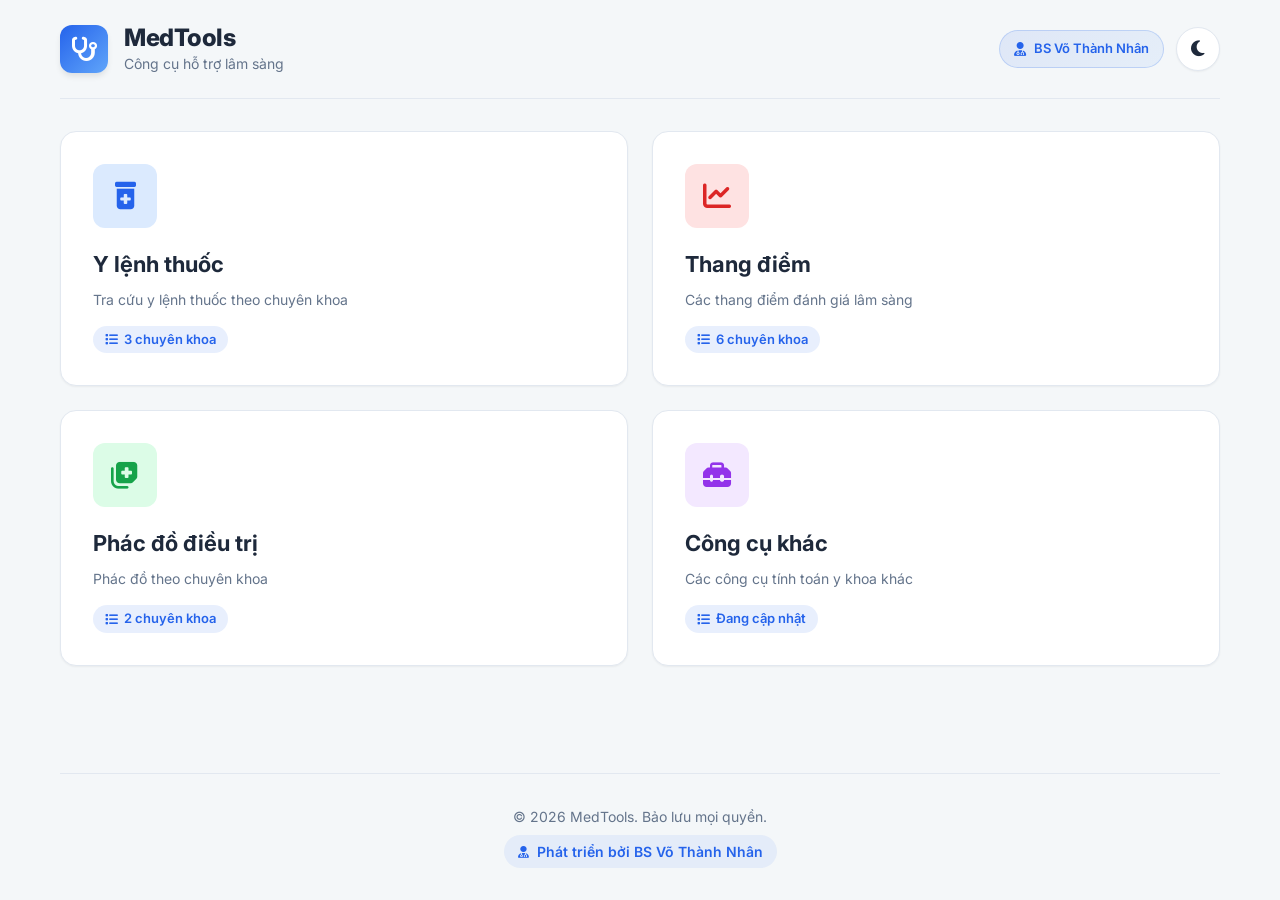
<file: Untitled-1.html>
<!DOCTYPE html>
<html lang="vi">
<head>
    <meta charset="UTF-8">
    <meta name="viewport" content="width=device-width, initial-scale=1.0">
    <title>MedTools - BS Võ Thành Nhân</title>
    
    <link rel="preconnect" href="https://fonts.googleapis.com">
    <link rel="preconnect" href="https://fonts.gstatic.com" crossorigin>
    <link href="https://fonts.googleapis.com/css2?family=Inter:wght@400;500;600;700;800&display=swap" rel="stylesheet">
    <link rel="stylesheet" href="https://cdnjs.cloudflare.com/ajax/libs/font-awesome/6.4.0/css/all.min.css">

    <style>
        :root {
            --bg-color: #f4f7f9;
            --surface-color: #ffffff;
            --text-primary: #1e293b;
            --text-secondary: #64748b;
            --primary-color: #2563eb;
            --primary-hover: #1d4ed8;
            --border-color: #e2e8f0;
            --shadow-sm: 0 1px 2px 0 rgb(0 0 0 / 0.05);
            --shadow-md: 0 4px 6px -1px rgb(0 0 0 / 0.1);
            --shadow-lg: 0 10px 15px -3px rgb(0 0 0 / 0.1), 0 4px 6px -4px rgb(0 0 0 / 0.1);
            --radius-md: 12px;
            --radius-lg: 16px;
        }

        body.dark-mode {
            --bg-color: #0f172a;
            --surface-color: #1e293b;
            --text-primary: #f8fafc;
            --text-secondary: #94a3b8;
            --primary-color: #3b82f6;
            --primary-hover: #60a5fa;
            --border-color: #334155;
            --shadow-lg: 0 10px 15px -3px rgb(0 0 0 / 0.5);
        }

        * { margin: 0; padding: 0; box-sizing: border-box; }

        body {
            font-family: 'Inter', sans-serif;
            background-color: var(--bg-color);
            color: var(--text-primary);
            line-height: 1.5;
            transition: background-color 0.3s ease, color 0.3s ease;
            min-height: 100vh;
        }

        .app {
            max-width: 1200px;
            margin: 0 auto;
            padding: 0 20px;
            min-height: 100vh;
            display: flex;
            flex-direction: column;
        }

        /* ================= HEADER ================= */
        .top-header {
            display: flex;
            justify-content: space-between;
            align-items: center;
            padding: 24px 0;
            border-bottom: 1px solid var(--border-color);
            margin-bottom: 32px;
        }

        .brand { display: flex; align-items: center; gap: 16px; cursor: pointer; }

        .brand-icon {
            width: 48px; height: 48px;
            background: linear-gradient(135deg, var(--primary-color), #60a5fa);
            color: white;
            border-radius: var(--radius-md);
            display: flex; align-items: center; justify-content: center;
            font-size: 24px;
            box-shadow: var(--shadow-md);
        }

        .brand-text h1 {
            font-size: 24px; font-weight: 800;
            color: var(--text-primary); line-height: 1.2;
            letter-spacing: -0.5px;
        }

        .brand-text p { font-size: 14px; color: var(--text-secondary); }

        .header-right { display: flex; align-items: center; }

        .author-badge {
            display: inline-flex;
            align-items: center;
            gap: 8px;
            padding: 8px 14px;
            background: linear-gradient(135deg, rgba(37, 99, 235, 0.1), rgba(96, 165, 250, 0.1));
            border: 1px solid rgba(37, 99, 235, 0.2);
            border-radius: 50px;
            font-size: 13px;
            font-weight: 600;
            color: var(--primary-color);
            margin-right: 12px;
        }

        .author-badge i { font-size: 14px; }

        .theme-btn {
            width: 44px; height: 44px;
            border-radius: 50%;
            border: 1px solid var(--border-color);
            background-color: var(--surface-color);
            color: var(--text-primary);
            font-size: 18px; cursor: pointer;
            display: flex; align-items: center; justify-content: center;
            transition: all 0.2s ease;
            box-shadow: var(--shadow-sm);
        }

        .theme-btn:hover {
            background-color: var(--primary-color);
            color: white;
            border-color: var(--primary-color);
            transform: translateY(-2px) rotate(15deg);
        }

        /* ================= MAIN ================= */
        .main-content { flex: 1; }

        .categories-grid {
            display: grid;
            grid-template-columns: repeat(2, 1fr);
            gap: 24px;
        }

        .category-card {
            background-color: var(--surface-color);
            border: 1px solid var(--border-color);
            border-radius: var(--radius-lg);
            padding: 32px;
            transition: all 0.3s ease;
            cursor: pointer;
            box-shadow: var(--shadow-sm);
            position: relative;
            overflow: hidden;
        }

        .category-card::before {
            content: '';
            position: absolute;
            top: 0; left: 0;
            width: 100%; height: 4px;
            background: linear-gradient(90deg, var(--primary-color), #60a5fa);
            transform: scaleX(0);
            transform-origin: left;
            transition: transform 0.3s ease;
        }

        .category-card:hover {
            transform: translateY(-6px);
            box-shadow: var(--shadow-lg);
            border-color: var(--primary-color);
        }

        .category-card:hover::before { transform: scaleX(1); }

        .category-icon {
            width: 64px; height: 64px;
            border-radius: var(--radius-md);
            display: flex; align-items: center; justify-content: center;
            font-size: 28px;
            margin-bottom: 20px;
        }

        .category-card h2 {
            font-size: 22px; font-weight: 700;
            margin-bottom: 8px;
            color: var(--text-primary);
        }

        .category-card > p {
            font-size: 14px;
            color: var(--text-secondary);
            margin-bottom: 16px;
        }

        .sub-count {
            display: inline-flex;
            align-items: center;
            gap: 6px;
            font-size: 13px;
            color: var(--primary-color);
            font-weight: 600;
            padding: 4px 12px;
            background-color: rgba(37, 99, 235, 0.1);
            border-radius: 50px;
        }

        .bg-blue { background-color: #dbeafe; color: #2563eb; }
        .bg-red { background-color: #fee2e2; color: #dc2626; }
        .bg-green { background-color: #dcfce7; color: #16a34a; }
        .bg-purple { background-color: #f3e8ff; color: #9333ea; }

        body.dark-mode .bg-blue { background-color: rgba(37, 99, 235, 0.2); }
        body.dark-mode .bg-red { background-color: rgba(220, 38, 38, 0.2); }
        body.dark-mode .bg-green { background-color: rgba(22, 163, 74, 0.2); }
        body.dark-mode .bg-purple { background-color: rgba(147, 51, 234, 0.2); }

        /* ================= TRANG ================= */
        .page { display: none; }
        .page.active { display: block; animation: fadeIn 0.3s ease; }

        @keyframes fadeIn {
            from { opacity: 0; transform: translateY(10px); }
            to { opacity: 1; transform: translateY(0); }
        }

        .breadcrumb {
            display: flex;
            align-items: center;
            gap: 8px;
            font-size: 14px;
            color: var(--text-secondary);
            margin-bottom: 24px;
            flex-wrap: wrap;
        }

        .breadcrumb a {
            color: var(--primary-color);
            text-decoration: none;
            cursor: pointer;
            transition: opacity 0.2s;
        }

        .breadcrumb a:hover { opacity: 0.7; }

        .page-title {
            font-size: 28px;
            font-weight: 800;
            margin-bottom: 8px;
            letter-spacing: -0.5px;
        }

        .page-subtitle {
            color: var(--text-secondary);
            margin-bottom: 32px;
            font-size: 15px;
        }

        .sub-grid {
            display: grid;
            grid-template-columns: repeat(auto-fill, minmax(220px, 1fr));
            gap: 16px;
        }

        .sub-card {
            background-color: var(--surface-color);
            border: 1px solid var(--border-color);
            border-radius: var(--radius-md);
            padding: 20px;
            cursor: pointer;
            transition: all 0.25s ease;
            display: flex;
            align-items: center;
            gap: 14px;
        }

        .sub-card:hover {
            border-color: var(--primary-color);
            transform: translateY(-3px);
            box-shadow: var(--shadow-md);
        }

        .sub-card-icon {
            width: 42px; height: 42px;
            border-radius: 10px;
            display: flex; align-items: center; justify-content: center;
            font-size: 18px;
            flex-shrink: 0;
        }

        .sub-card span {
            font-weight: 600;
            font-size: 15px;
            color: var(--text-primary);
        }

        /* ================= TRA CỨU ================= */
        .search-container {
            position: relative;
            max-width: 100%;
            margin-bottom: 24px;
        }

        .search-icon {
            position: absolute;
            left: 20px; top: 50%;
            transform: translateY(-50%);
            color: var(--text-secondary);
            pointer-events: none;
        }

        .search-container input {
            width: 100%;
            padding: 16px 20px 16px 52px;
            border-radius: 50px;
            border: 1px solid var(--border-color);
            background-color: var(--surface-color);
            color: var(--text-primary);
            font-size: 16px;
            font-family: inherit;
            box-shadow: var(--shadow-sm);
            transition: all 0.3s ease;
            outline: none;
        }

        .search-container input:focus {
            border-color: var(--primary-color);
            box-shadow: 0 0 0 4px rgba(37, 99, 235, 0.15);
        }

        .results-list {
            display: flex;
            flex-direction: column;
            gap: 12px;
        }

        .result-item {
            background-color: var(--surface-color);
            border: 1px solid var(--border-color);
            border-radius: var(--radius-md);
            padding: 20px;
            transition: all 0.25s ease;
        }

        .result-item:hover {
            border-color: var(--primary-color);
            box-shadow: var(--shadow-md);
        }

        .result-item.has-tool { border-left: 4px solid var(--primary-color); }

        .result-item h4 {
            font-size: 16px;
            font-weight: 700;
            color: var(--primary-color);
            margin-bottom: 6px;
        }

        .result-item p {
            font-size: 14px;
            color: var(--text-secondary);
            line-height: 1.6;
        }

        .result-item .tag {
            display: inline-block;
            font-size: 11px;
            font-weight: 600;
            padding: 2px 10px;
            border-radius: 50px;
            background-color: rgba(37, 99, 235, 0.1);
            color: var(--primary-color);
            margin-top: 8px;
            text-transform: uppercase;
            letter-spacing: 0.5px;
        }

        .open-tool-btn {
            display: inline-flex;
            align-items: center;
            gap: 6px;
            margin-top: 12px;
            padding: 9px 18px;
            background-color: var(--primary-color);
            color: white;
            border: none;
            border-radius: 50px;
            font-family: inherit;
            font-size: 13px;
            font-weight: 600;
            cursor: pointer;
            transition: all 0.2s ease;
        }

        .open-tool-btn:hover {
            background-color: var(--primary-hover);
            transform: translateY(-1px);
        }

        .empty-state {
            text-align: center;
            padding: 60px 20px;
            color: var(--text-secondary);
        }

        .empty-state i {
            font-size: 48px;
            margin-bottom: 16px;
            opacity: 0.4;
        }

        .back-btn {
            display: inline-flex;
            align-items: center;
            gap: 8px;
            padding: 10px 18px;
            background-color: var(--surface-color);
            border: 1px solid var(--border-color);
            border-radius: 50px;
            color: var(--text-primary);
            font-family: inherit;
            font-size: 14px;
            font-weight: 600;
            cursor: pointer;
            margin-bottom: 20px;
            transition: all 0.2s ease;
        }

        .back-btn:hover {
            background-color: var(--primary-color);
            color: white;
            border-color: var(--primary-color);
        }

        /* ================= CÔNG CỤ ĐÁNH GIÁ ================= */
        .assess-tool {
            background-color: var(--surface-color);
            border: 1px solid var(--border-color);
            border-radius: var(--radius-lg);
            padding: 28px;
            margin-bottom: 24px;
            box-shadow: var(--shadow-sm);
        }

        .assess-header {
            display: flex;
            align-items: center;
            gap: 14px;
            margin-bottom: 20px;
            padding-bottom: 18px;
            border-bottom: 1px solid var(--border-color);
        }

        .assess-header-icon {
            width: 48px; height: 48px;
            border-radius: var(--radius-md);
            display: flex; align-items: center; justify-content: center;
            font-size: 22px;
            flex-shrink: 0;
        }

        .assess-header-text h3 {
            font-size: 17px;
            font-weight: 700;
            margin-bottom: 2px;
        }

        .assess-header-text p {
            font-size: 13px;
            color: var(--text-secondary);
        }

        .assess-question {
            padding: 16px 0;
            border-bottom: 1px solid var(--border-color);
        }

        .assess-question:last-of-type { border-bottom: none; }

        .assess-q-title {
            font-size: 14px;
            font-weight: 600;
            margin-bottom: 10px;
            color: var(--text-primary);
        }

        .assess-options {
            display: flex;
            flex-wrap: wrap;
            gap: 8px;
        }

        .assess-opt {
            display: inline-flex;
            align-items: center;
            gap: 6px;
            padding: 8px 14px;
            border: 2px solid var(--border-color);
            border-radius: 50px;
            background-color: var(--surface-color);
            color: var(--text-primary);
            font-size: 13px;
            font-weight: 500;
            cursor: pointer;
            transition: all 0.2s ease;
            font-family: inherit;
        }

        .assess-opt:hover {
            border-color: var(--primary-color);
            transform: translateY(-1px);
        }

        .assess-opt.selected {
            background-color: var(--primary-color);
            border-color: var(--primary-color);
            color: white;
            box-shadow: 0 4px 12px rgba(37, 99, 235, 0.3);
        }

        .opt-point {
            display: inline-flex;
            align-items: center;
            justify-content: center;
            min-width: 22px;
            height: 20px;
            padding: 0 6px;
            border-radius: 50px;
            background-color: rgba(37, 99, 235, 0.15);
            color: var(--primary-color);
            font-size: 11px;
            font-weight: 700;
        }

        .assess-opt.selected .opt-point {
            background-color: rgba(255, 255, 255, 0.3);
            color: white;
        }

        .assess-result {
            margin-top: 24px;
            padding: 24px;
            border-radius: var(--radius-md);
            background: linear-gradient(135deg, rgba(37, 99, 235, 0.08), rgba(96, 165, 250, 0.08));
            border: 2px solid rgba(37, 99, 235, 0.2);
            display: none;
        }

        .assess-result.show { display: block; animation: fadeIn 0.4s ease; }

        .assess-score-row {
            display: flex;
            align-items: center;
            gap: 20px;
            flex-wrap: wrap;
            margin-bottom: 16px;
        }

        .assess-score-big {
            font-size: 52px;
            font-weight: 800;
            color: var(--primary-color);
            line-height: 1;
        }

        .assess-score-info { flex: 1; }

        .assess-score-info .label {
            font-size: 13px;
            color: var(--text-secondary);
            text-transform: uppercase;
            letter-spacing: 1px;
            font-weight: 600;
        }

        .assess-verdict {
            display: inline-block;
            padding: 6px 16px;
            border-radius: 50px;
            font-size: 14px;
            font-weight: 700;
            color: white;
            margin-top: 6px;
        }

        .verdict-low { background-color: #16a34a; }
        .verdict-mid { background-color: #ea580c; }
        .verdict-high { background-color: #dc2626; }

        .assess-advice {
            font-size: 14px;
            color: var(--text-primary);
            line-height: 1.7;
            padding: 14px 16px;
            background-color: var(--surface-color);
            border-radius: var(--radius-md);
            border-left: 4px solid var(--primary-color);
        }

        /* Bảng tham chiếu */
        .ref-title {
            font-size: 14px;
            font-weight: 700;
            margin: 28px 0 12px 0;
            display: flex;
            align-items: center;
            gap: 8px;
            color: var(--text-primary);
        }

        .ref-title i { color: var(--primary-color); }

        .ref-table {
            width: 100%;
            border-collapse: collapse;
            font-size: 13px;
            background-color: var(--surface-color);
            border-radius: var(--radius-md);
            overflow: hidden;
            border: 1px solid var(--border-color);
        }

        .ref-table th {
            background-color: rgba(37, 99, 235, 0.08);
            color: var(--primary-color);
            padding: 12px 16px;
            text-align: left;
            font-weight: 700;
            font-size: 12px;
            text-transform: uppercase;
            letter-spacing: 0.5px;
        }

        .ref-table td {
            padding: 12px 16px;
            border-top: 1px solid var(--border-color);
            color: var(--text-primary);
        }

        .ref-table tr:hover td { background-color: rgba(37, 99, 235, 0.04); }

        .ref-badge {
            display: inline-block;
            padding: 3px 10px;
            border-radius: 50px;
            font-size: 11px;
            font-weight: 700;
            color: white;
        }

        .badge-low { background-color: #16a34a; }
        .badge-mid { background-color: #ea580c; }
        .badge-high { background-color: #dc2626; }

        /* ================= FOOTER ================= */
        .footer {
            text-align: center;
            padding: 32px 0;
            margin-top: 40px;
            border-top: 1px solid var(--border-color);
            color: var(--text-secondary);
            font-size: 14px;
        }

        .footer-author {
            display: inline-flex;
            align-items: center;
            gap: 8px;
            padding: 6px 14px;
            background-color: rgba(37, 99, 235, 0.08);
            border-radius: 50px;
            color: var(--primary-color);
            font-weight: 600;
            margin-top: 8px;
        }

        .footer-author i { font-size: 12px; }

        @media (max-width: 700px) {
            .categories-grid { grid-template-columns: 1fr; }
            .brand-text h1 { font-size: 20px; }
            .brand-text p { font-size: 12px; }
            .brand-icon { width: 40px; height: 40px; font-size: 20px; }
            .page-title { font-size: 22px; }
            .category-card { padding: 24px; }
            .author-badge span { display: none; }
            .author-badge { padding: 8px 10px; }
            .assess-score-big { font-size: 40px; }
        }
    </style>
</head>
<body>
    <div class="app">
        <!-- ================= HEADER ================= -->
        <header class="top-header">
            <div class="brand" onclick="goHome()">
                <div class="brand-icon"><i class="fa-solid fa-stethoscope"></i></div>
                <div class="brand-text">
                    <h1>MedTools</h1>
                    <p>Công cụ hỗ trợ lâm sàng</p>
                </div>
            </div>
            <div class="header-right">
                <div class="author-badge" title="Tác giả: BS Võ Thành Nhân">
                    <i class="fa-solid fa-user-doctor"></i>
                    <span>BS Võ Thành Nhân</span>
                </div>
                <button class="theme-btn" onclick="toggleTheme()" aria-label="Đổi giao diện">
                    <i class="fa-solid fa-moon"></i>
                </button>
            </div>
        </header>

        <main class="main-content">

            <!-- ============ TRANG CHỦ ============ -->
            <div id="page-home" class="page active">
                <div class="categories-grid">
                    <div class="category-card" onclick="openCategory('ylenh')">
                        <div class="category-icon bg-blue"><i class="fa-solid fa-prescription-bottle-medical"></i></div>
                        <h2>Y lệnh thuốc</h2>
                        <p>Tra cứu y lệnh thuốc theo chuyên khoa</p>
                        <span class="sub-count"><i class="fa-solid fa-list"></i> 3 chuyên khoa</span>
                    </div>

                    <div class="category-card" onclick="openCategory('thangdiem')">
                        <div class="category-icon bg-red"><i class="fa-solid fa-chart-line"></i></div>
                        <h2>Thang điểm</h2>
                        <p>Các thang điểm đánh giá lâm sàng</p>
                        <span class="sub-count"><i class="fa-solid fa-list"></i> 6 chuyên khoa</span>
                    </div>

                    <div class="category-card" onclick="openCategory('phacdo')">
                        <div class="category-icon bg-green"><i class="fa-solid fa-notes-medical"></i></div>
                        <h2>Phác đồ điều trị</h2>
                        <p>Phác đồ theo chuyên khoa</p>
                        <span class="sub-count"><i class="fa-solid fa-list"></i> 2 chuyên khoa</span>
                    </div>

                    <div class="category-card" onclick="openCategory('khac')">
                        <div class="category-icon bg-purple"><i class="fa-solid fa-toolbox"></i></div>
                        <h2>Công cụ khác</h2>
                        <p>Các công cụ tính toán y khoa khác</p>
                        <span class="sub-count"><i class="fa-solid fa-list"></i> Đang cập nhật</span>
                    </div>
                </div>
            </div>

            <!-- ============ TRANG TIỂU MỤC ============ -->
            <div id="page-sub" class="page">
                <button class="back-btn" onclick="goHome()">
                    <i class="fa-solid fa-arrow-left"></i> Quay lại
                </button>
                <div class="breadcrumb">
                    <a onclick="goHome()">Trang chủ</a>
                    <i class="fa-solid fa-chevron-right" style="font-size:10px"></i>
                    <span id="breadcrumb-current"></span>
                </div>
                <h2 class="page-title" id="sub-title"></h2>
                <p class="page-subtitle" id="sub-subtitle"></p>
                <div class="sub-grid" id="sub-grid"></div>
            </div>

            <!-- ============ TRANG TRA CỨU ============ -->
            <div id="page-search" class="page">
                <button class="back-btn" onclick="goBack()">
                    <i class="fa-solid fa-arrow-left"></i> Quay lại
                </button>
                <div class="breadcrumb">
                    <a onclick="goHome()">Trang chủ</a>
                    <i class="fa-solid fa-chevron-right" style="font-size:10px"></i>
                    <a id="bc-parent" onclick="goBack()"></a>
                    <i class="fa-solid fa-chevron-right" style="font-size:10px"></i>
                    <span id="bc-current"></span>
                </div>
                <h2 class="page-title" id="search-title"></h2>
                <p class="page-subtitle" id="search-subtitle"></p>

                <div class="search-container">
                    <i class="fa-solid fa-magnifying-glass search-icon"></i>
                    <input type="text" id="search-input" placeholder="Tìm kiếm nội dung..." oninput="handleSearch()">
                </div>

                <div class="results-list" id="results-list"></div>
            </div>

            <!-- ============ TRANG CÔNG CỤ ĐÁNH GIÁ ============ -->
            <div id="page-tool" class="page">
                <button class="back-btn" onclick="goBack()">
                    <i class="fa-solid fa-arrow-left"></i> Quay lại
                </button>
                <div class="breadcrumb">
                    <a onclick="goHome()">Trang chủ</a>
                    <i class="fa-solid fa-chevron-right" style="font-size:10px"></i>
                    <a id="tool-bc-parent" onclick="goBack()"></a>
                    <i class="fa-solid fa-chevron-right" style="font-size:10px"></i>
                    <span id="tool-bc-current"></span>
                </div>
                <h2 class="page-title" id="tool-title"></h2>
                <p class="page-subtitle" id="tool-subtitle"></p>

                <div class="assess-tool">
                    <div class="assess-header">
                        <div class="assess-header-icon bg-red"><i class="fa-solid fa-clipboard-check"></i></div>
                        <div class="assess-header-text">
                            <h3>Chọn đáp án cho từng mục</h3>
                            <p>Điểm sẽ tự động cập nhật khi bạn chọn</p>
                        </div>
                    </div>
                    <div id="assess-questions"></div>
                </div>

                <div class="assess-result" id="assess-result">
                    <div class="assess-score-row">
                        <div class="assess-score-big" id="assess-score">0</div>
                        <div class="assess-score-info">
                            <div class="label">Tổng điểm</div>
                            <span class="assess-verdict verdict-low" id="assess-verdict">Chưa đủ dữ liệu</span>
                        </div>
                    </div>
                    <div class="assess-advice" id="assess-advice">Hãy chọn đáp án cho tất cả các mục để xem kết quả.</div>
                </div>

                <div class="ref-title">
                    <i class="fa-solid fa-table-list"></i> Bảng tham chiếu
                </div>
                <table class="ref-table">
                    <thead>
                        <tr>
                            <th style="width: 130px;">Điểm</th>
                            <th style="width: 130px;">Mức độ</th>
                            <th>Ý nghĩa lâm sàng</th>
                        </tr>
                    </thead>
                    <tbody id="ref-tbody"></tbody>
                </table>
            </div>

        </main>

        <!-- ================= FOOTER ================= -->
        <footer class="footer">
            <p>&copy; 2026 MedTools. Bảo lưu mọi quyền.</p>
            <div class="footer-author">
                <i class="fa-solid fa-user-doctor"></i>
                Phát triển bởi BS Võ Thành Nhân
            </div>
        </footer>
    </div>

    <script>
        const DATA = {
            ylenh: {
                title: "Y lệnh thuốc",
                subtitle: "Chọn chuyên khoa để tra cứu y lệnh",
                color: "bg-blue",
                subs: [
                    {
                        name: "Kháng sinh",
                        icon: "fa-bacteria",
                        items: [
                            { title: "Amoxicillin", desc: "Liều người lớn: 500mg mỗi 8h. Trẻ em: 25-45 mg/kg/ngày chia 2-3 lần.", tag: "Kháng sinh" },
                            { title: "Ceftriaxone", desc: "Liều người lớn: 1-2g tiêm TM/ngày. Viêm màng não: 2g mỗi 12h.", tag: "Kháng sinh" },
                            { title: "Azithromycin", desc: "Liều: 500mg/ngày x 3 ngày, hoặc 500mg ngày 1 rồi 250mg ngày 2-5.", tag: "Kháng sinh" },
                            { title: "Vancomycin", desc: "Liều: 15-20 mg/kg mỗi 8-12h. Theo dõi nồng độ đáy 15-20 mcg/mL.", tag: "Kháng sinh" },
                            { title: "Levofloxacin", desc: "Liều: 500-750mg/ngày. Viêm phổi cộng đồng: 500mg/ngày x 7-14 ngày.", tag: "Kháng sinh" }
                        ]
                    },
                    {
                        name: "Thần kinh",
                        icon: "fa-brain",
                        items: [
                            { title: "Diazepam", desc: "Co giật: 5-10mg tiêm TM chậm, lặp lại sau 10-15 phút nếu cần.", tag: "Thần kinh" },
                            { title: "Phenytoin", desc: "Liều tấn công: 15-20 mg/kg TM. Duy trì: 100mg mỗi 8h.", tag: "Thần kinh" },
                            { title: "Manitol 20%", desc: "Phù não: 0.25-1 g/kg TM nhanh trong 15-20 phút.", tag: "Thần kinh" },
                            { title: "Levetiracetam", desc: "Động kinh: khởi đầu 500mg mỗi 12h, tăng dần tối đa 1500mg mỗi 12h.", tag: "Thần kinh" }
                        ]
                    },
                    {
                        name: "Tim mạch",
                        icon: "fa-heart-pulse",
                        items: [
                            { title: "Adrenalin", desc: "Ngừng tim: 1mg TM mỗi 3-5 phút. Sốc phản vệ: 0.5mg TB mặt trước đùi.", tag: "Tim mạch" },
                            { title: "Amiodarone", desc: "Rung thất: 300mg TM nhanh, sau đó 150mg. Duy trì 1mg/phút trong 6h.", tag: "Tim mạch" },
                            { title: "Furosemide", desc: "Phù phổi cấp: 40-80mg TM chậm. Tối đa 200mg/lần.", tag: "Tim mạch" },
                            { title: "Nitroglycerin", desc: "Đau thắt ngực: 0.4mg ngậm dưới lưỡi, lặp lại mỗi 5 phút tối đa 3 lần.", tag: "Tim mạch" },
                            { title: "Digoxin", desc: "Suy tim: liều tấn công 0.5mg TM, sau đó 0.25mg mỗi 6h tối đa 1-1.5mg.", tag: "Tim mạch" }
                        ]
                    }
                ]
            },
            thangdiem: {
                title: "Thang điểm",
                subtitle: "Chọn chuyên khoa để tra cứu thang điểm",
                color: "bg-red",
                subs: [
                    {
                        name: "ICU",
                        icon: "fa-bed-pulse",
                        items: [
                            { title: "APACHE II", desc: "Đánh giá độ nặng bệnh nhân ICU. Điểm 0-71, >25 điểm tiên lượng tử vong cao.", tag: "ICU" },
                            { title: "SOFA", desc: "Đánh giá suy đa tạng. Điểm 0-24, mỗi cơ quan 0-4 điểm.", tag: "ICU" },
                            { title: "GCS", desc: "Thang điểm hôn mê Glasgow: Mắt (1-4) + Lời nói (1-5) + Vận động (1-6) = 3-15.", tag: "ICU" },
                            { title: "RASS", desc: "Richmond Agitation-Sedation Scale: từ -5 (hôn mê) đến +4 (hung hăng).", tag: "ICU" }
                        ]
                    },
                    {
                        name: "Tim mạch",
                        icon: "fa-heart-pulse",
                        items: [
                            { title: "CHA₂DS₂-VASc", desc: "Đánh giá nguy cơ đột quỵ ở bệnh nhân rung nhĩ. ≥2 điểm ở nam, ≥3 ở nữ cần kháng đông.", tag: "Tim mạch", tool: "cha2ds2vasc" },
                            { title: "HAS-BLED", desc: "Đánh giá nguy cơ xuất huyết khi dùng kháng đông. ≥3 điểm là nguy cơ cao.", tag: "Tim mạch", tool: "hasbled" },
                            { title: "GRACE", desc: "Tiên lượng hội chứng vành cấp. Phân tầng nguy cơ tử vong 6 tháng.", tag: "Tim mạch", tool: "grace" },
                            { title: "SCORE2", desc: "Đánh giá nguy cơ tim mạch 10 năm ở người 40-69 tuổi (châu Âu).", tag: "Tim mạch", tool: "score2" }
                        ]
                    },
                    {
                        name: "Thần kinh",
                        icon: "fa-brain",
                        items: [
                            { title: "NIH Stroke Scale (NIHSS)", desc: "Đánh giá mức độ nặng đột quỵ. 0-42 điểm, ≥21 là nặng.", tag: "Thần kinh", tool: "nihss" },
                            { title: "mRS", desc: "Modified Rankin Scale đánh giá tàn tật sau đột quỵ: 0-6.", tag: "Thần kinh" },
                            { title: "Hunt & Hess", desc: "Phân độ xuất huyết dưới nhện: I-V.", tag: "Thần kinh" },
                            { title: "ABCD2", desc: "Đánh giá nguy cơ đột quỵ sau cơn thiếu máu não thoáng qua. 0-7 điểm.", tag: "Thần kinh" }
                        ]
                    },
                    {
                        name: "Hô hấp",
                        icon: "fa-lungs",
                        items: [
                            { title: "CURB-65", desc: "Đánh giá viêm phổi cộng đồng. ≥2 điểm cần nhập viện, ≥3 cần ICU.", tag: "Hô hấp" },
                            { title: "PSI/PORT", desc: "Pneumonia Severity Index phân tầng nguy cơ viêm phổi.", tag: "Hô hấp" },
                            { title: "BODE Index", desc: "Đánh giá tiên lượng COPD: BMI, tắc nghẽn, khó thở, khả năng gắng sức.", tag: "Hô hấp" },
                            { title: "Wells (PE)", desc: "Đánh giá nguy cơ thuyên tắc phổi.", tag: "Hô hấp" }
                        ]
                    },
                    {
                        name: "Tiêu hóa",
                        icon: "fa-stomach",
                        items: [
                            { title: "Child-Pugh", desc: "Đánh giá xơ gan: A, B, C dựa trên bilirubin, albumin, INR, cổ trướng, não gan.", tag: "Tiêu hóa" },
                            { title: "MELD", desc: "Model for End-stage Liver Disease. Dùng để xếp hàng ghép gan.", tag: "Tiêu hóa" },
                            { title: "Glasgow-Blatchford", desc: "Đánh giá xuất huyết tiêu hóa trên. ≤1 có thể xuất viện sớm.", tag: "Tiêu hóa" },
                            { title: "Rockall", desc: "Tiên lượng tử vong trong xuất huyết tiêu hóa.", tag: "Tiêu hóa" }
                        ]
                    },
                    {
                        name: "Thận",
                        icon: "fa-kidney",
                        items: [
                            { title: "AKIN", desc: "Phân độ tổn thương thận cấp: 1-3 dựa trên creatinine và nước tiểu.", tag: "Thận" },
                            { title: "RIFLE", desc: "Risk, Injury, Failure, Loss, ESRD - phân loại AKI.", tag: "Thận" },
                            { title: "KDIGO", desc: "Tiêu chuẩn AKI hiện hành: tăng creatinine ≥0.3 mg/dL trong 48h.", tag: "Thận" },
                            { title: "CKD-EPI", desc: "Tính eGFR đánh giá chức năng thận mạn.", tag: "Thận" }
                        ]
                    }
                ]
            },
            phacdo: {
                title: "Phác đồ điều trị",
                subtitle: "Chọn chuyên khoa để tra cứu phác đồ",
                color: "bg-green",
                subs: [
                    {
                        name: "Tim mạch",
                        icon: "fa-heart-pulse",
                        items: [
                            { title: "Nhồi máu cơ tim ST chênh lên", desc: "Tái thông mạch vành trong 120 phút. Dùng Aspirin + Ticagrelor + Heparin.", tag: "Tim mạch" },
                            { title: "Suy tim cấp", desc: "Oxy, Nitroglycerin, Furosemide TM, theo dõi huyết áp và nước tiểu.", tag: "Tim mạch" },
                            { title: "Rung nhĩ", desc: "Kiểm soát tần số (Beta-blocker, Digoxin) hoặc chuyển nhịp. Kháng đông theo CHA2DS2-VASc.", tag: "Tim mạch" },
                            { title: "Tăng huyết áp cấp cứu", desc: "Hạ HA từ từ, không quá 25% trong giờ đầu. Dùng Nicardipine hoặc Labetalol TM.", tag: "Tim mạch" }
                        ]
                    },
                    {
                        name: "Thần kinh",
                        icon: "fa-brain",
                        items: [
                            { title: "Đột quỵ thiếu máu não cấp", desc: "rtPA trong 4.5h đầu. Kiểm soát HA <185/110 trước tiêu sợi huyết.", tag: "Thần kinh" },
                            { title: "Xuất huyết não", desc: "Kiểm soát HA, đảo ngược kháng đông, phẫu thuật nếu máu tụ lớn.", tag: "Thần kinh" },
                            { title: "Động kinh co giật", desc: "Benzodiazepine TM, sau đó Phenytoin/Levetiracetam. Tìm nguyên nhân.", tag: "Thần kinh" },
                            { title: "Viêm màng não mủ", desc: "Kháng sinh ngay sau chọc dò: Ceftriaxone + Vancomycin + Ampicillin nếu >50 tuổi.", tag: "Thần kinh" }
                        ]
                    }
                ]
            },
            khac: {
                title: "Công cụ khác",
                subtitle: "Danh mục đang được cập nhật",
                color: "bg-purple",
                subs: []
            }
        };

        /* ============ CÁC CÔNG CỤ ĐÁNH GIÁ TƯƠNG TÁC ============ */
        const TOOLS = {
            cha2ds2vasc: {
                name: "CHA₂DS₂-VASc",
                desc: "Đánh giá nguy cơ đột quỵ ở bệnh nhân rung nhĩ không do bệnh van tim",
                questions: [
                    { id: "c", text: "Suy tim sung huyết / Rối loạn chức năng thất trái (EF ≤40%)", options: [{ label: "Không", point: 0 }, { label: "Có", point: 1 }] },
                    { id: "h", text: "Tăng huyết áp (đang điều trị hoặc HA ≥140/90)", options: [{ label: "Không", point: 0 }, { label: "Có", point: 1 }] },
                    { id: "a2", text: "Tuổi ≥ 75", options: [{ label: "Không", point: 0 }, { label: "Có (+2)", point: 2 }] },
                    { id: "d", text: "Đái tháo đường", options: [{ label: "Không", point: 0 }, { label: "Có", point: 1 }] },
                    { id: "s2", text: "Tiền sử đột quỵ / TIA / Thuyên tắc hệ thống", options: [{ label: "Không", point: 0 }, { label: "Có (+2)", point: 2 }] },
                    { id: "v", text: "Bệnh mạch máu (NMCT cũ, bệnh ĐM ngoại biên, xơ vữa ĐM chủ)", options: [{ label: "Không", point: 0 }, { label: "Có", point: 1 }] },
                    { id: "a", text: "Tuổi 65-74", options: [{ label: "Không", point: 0 }, { label: "Có", point: 1 }] },
                    { id: "sc", text: "Giới tính nữ", options: [{ label: "Không", point: 0 }, { label: "Có", point: 1 }] }
                ],
                interpret: function(score) {
                    if (score === 0) return { level: "low", text: "Nguy cơ thấp", advice: "Không cần kháng đông. Cân nhắc Aspirin nếu có bệnh mạch vành kèm theo." };
                    if (score === 1) return { level: "mid", text: "Nguy cơ trung bình", advice: "Cân nhắc kháng đông uống (DOAC hoặc Warfarin). Đánh giá nguy cơ xuất huyết bằng HAS-BLED trước khi bắt đầu." };
                    return { level: "high", text: "Nguy cơ cao", advice: "Chỉ định kháng đông uống (DOAC ưu tiên hơn Warfarin). Đánh giá HAS-BLED để kiểm soát yếu tố nguy cơ chảy máu." };
                },
                ref: [
                    { range: "0", verdict: "Thấp", level: "low", note: "Không cần kháng đông" },
                    { range: "1", verdict: "Trung bình", level: "mid", note: "Cân nhắc kháng đông" },
                    { range: "≥2", verdict: "Cao", level: "high", note: "Chỉ định kháng đông" }
                ]
            },
            hasbled: {
                name: "HAS-BLED",
                desc: "Đánh giá nguy cơ xuất huyết ở bệnh nhân dùng kháng đông",
                questions: [
                    { id: "h", text: "Tăng huyết áp (HA tâm thu >160 mmHg)", options: [{ label: "Không", point: 0 }, { label: "Có", point: 1 }] },
                    { id: "a1", text: "Suy thận (Dialys, ghép thận, Cr >200 µmol/L)", options: [{ label: "Không", point: 0 }, { label: "Có", point: 1 }] },
                    { id: "a2", text: "Suy gan (Xơ gan, Bilirubin >2x, AST/ALT/ALP >3x)", options: [{ label: "Không", point: 0 }, { label: "Có", point: 1 }] },
                    { id: "s", text: "Đột quỵ trước đó", options: [{ label: "Không", point: 0 }, { label: "Có", point: 1 }] },
                    { id: "b", text: "Tiền sử chảy máu / Thiếu máu do chảy máu", options: [{ label: "Không", point: 0 }, { label: "Có", point: 1 }] },
                    { id: "l", text: "INR không ổn định (TTR <60%)", options: [{ label: "Không", point: 0 }, { label: "Có", point: 1 }] },
                    { id: "e", text: "Tuổi > 65", options: [{ label: "Không", point: 0 }, { label: "Có", point: 1 }] },
                    { id: "d", text: "Thuốc kèm (NSAID, kháng KTC) hoặc nghiện rượu", options: [{ label: "Không", point: 0 }, { label: "Có", point: 1 }] }
                ],
                interpret: function(score) {
                    if (score <= 2) return { level: "low", text: "Nguy cơ thấp", advice: "Có thể dùng kháng đông. Theo dõi định kỳ các yếu tố nguy cơ." };
                    return { level: "high", text: "Nguy cơ cao", advice: "Thận trọng khi dùng kháng đông. Kiểm soát các yếu tố có thể điều chỉnh (HA, NSAID, rượu). Tái khám sát, không nhất thiết chống chỉ định kháng đông." };
                },
                ref: [
                    { range: "0-2", verdict: "Thấp", level: "low", note: "Dùng kháng đông được" },
                    { range: "≥3", verdict: "Cao", level: "high", note: "Thận trọng, theo dõi sát" }
                ]
            },
            grace: {
                name: "GRACE Score",
                desc: "Tiên lượng tử vong ở hội chứng vành cấp (tính tại thời điểm nhập viện)",
                questions: [
                    { id: "age", text: "Tuổi", options: [{ label: "<40", point: 0 }, { label: "40-49", point: 18 }, { label: "50-59", point: 36 }, { label: "60-69", point: 55 }, { label: "70-79", point: 73 }, { label: "≥80", point: 91 }] },
                    { id: "hr", text: "Nhịp tim (lần/phút)", options: [{ label: "<70", point: 0 }, { label: "70-89", point: 3 }, { label: "90-109", point: 9 }, { label: "110-149", point: 15 }, { label: "150-199", point: 24 }, { label: "≥200", point: 38 }] },
                    { id: "sbp", text: "Huyết áp tâm thu (mmHg)", options: [{ label: "<80", point: 58 }, { label: "80-99", point: 53 }, { label: "100-119", point: 43 }, { label: "120-139", point: 34 }, { label: "140-159", point: 24 }, { label: "160-199", point: 10 }, { label: "≥200", point: 0 }] },
                    { id: "cr", text: "Creatinine (mg/dL)", options: [{ label: "0-0.39", point: 1 }, { label: "0.4-0.79", point: 4 }, { label: "0.8-1.19", point: 7 }, { label: "1.2-1.59", point: 10 }, { label: "1.6-1.99", point: 13 }, { label: "2.0-3.99", point: 21 }, { label: "≥4", point: 28 }] },
                    { id: "killip", text: "Phân độ Killip", options: [{ label: "I", point: 0 }, { label: "II", point: 20 }, { label: "III", point: 39 }, { label: "IV", point: 59 }] },
                    { id: "arrest", text: "Ngừng tim lúc nhập viện", options: [{ label: "Không", point: 0 }, { label: "Có", point: 39 }] },
                    { id: "st", text: "ST chênh xuống trên ECG", options: [{ label: "Không", point: 0 }, { label: "Có", point: 28 }] },
                    { id: "enzyme", text: "Men tim tăng cao bất thường", options: [{ label: "Không", point: 0 }, { label: "Có", point: 14 }] }
                ],
                interpret: function(score) {
                    if (score <= 108) return { level: "low", text: "Nguy cơ thấp (<1%)", advice: "Tử vong nội viện <1%. Điều trị nội khoa tích cực, xét can thiệp theo nguy cơ." };
                    if (score <= 140) return { level: "mid", text: "Nguy cơ trung bình (1-3%)", advice: "Tử vong nội viện 1-3%. Cân nhắc can thiệp mạch vành sớm (<72h)." };
                    return { level: "high", text: "Nguy cơ cao (>3%)", advice: "Tử vong nội viện >3%. Can thiệp mạch vành sớm (<24h). Theo dõi tại ICU." };
                },
                ref: [
                    { range: "≤108", verdict: "Thấp", level: "low", note: "Tử vong nội viện <1%" },
                    { range: "109-140", verdict: "Trung bình", level: "mid", note: "Tử vong nội viện 1-3%" },
                    { range: ">140", verdict: "Cao", level: "high", note: "Tử vong nội viện >3%" }
                ]
            },
            score2: {
                name: "SCORE2",
                desc: "Đánh giá nguy cơ tim mạch 10 năm ở người 40-69 tuổi không có bệnh tim mạch",
                questions: [
                    { id: "age", text: "Nhóm tuổi", options: [{ label: "40-49", point: 0 }, { label: "50-59", point: 1 }, { label: "60-69", point: 2 }] },
                    { id: "sex", text: "Giới tính", options: [{ label: "Nữ", point: 0 }, { label: "Nam", point: 1 }] },
                    { id: "smoke", text: "Hút thuốc lá", options: [{ label: "Không", point: 0 }, { label: "Có", point: 1 }] },
                    { id: "sbp", text: "Huyết áp tâm thu", options: [{ label: "<120 mmHg", point: 0 }, { label: "120-139", point: 1 }, { label: "140-159", point: 2 }, { label: "≥160", point: 3 }] },
                    { id: "chol", text: "Cholesterol toàn phần", options: [{ label: "<5 mmol/L", point: 0 }, { label: "5-6.4", point: 1 }, { label: "6.5-7.9", point: 2 }, { label: "≥8", point: 3 }] },
                    { id: "dm", text: "Đái tháo đường", options: [{ label: "Không", point: 0 }, { label: "Có", point: 2 }] }
                ],
                interpret: function(score) {
                    if (score <= 4) return { level: "low", text: "Nguy cơ thấp (<5%)", advice: "Tư vấn lối sống lành mạnh. Kiểm tra định kỳ 3-5 năm." };
                    if (score <= 8) return { level: "mid", text: "Nguy cơ trung bình (5-10%)", advice: "Tư vấn lối sống tích cực. Cân nhắc statin nếu LDL-C cao. Theo dõi 1-2 năm." };
                    return { level: "high", text: "Nguy cơ cao (>10%)", advice: "Chỉ định statin. Kiểm soát huyết áp, đường huyết. Theo dõi sát và can thiệp tích cực." };
                },
                ref: [
                    { range: "0-4", verdict: "Thấp", level: "low", note: "Nguy cơ <5% trong 10 năm" },
                    { range: "5-8", verdict: "Trung bình", level: "mid", note: "Nguy cơ 5-10%" },
                    { range: "≥9", verdict: "Cao", level: "high", note: "Nguy cơ >10%" }
                ]
            },
            nihss: {
                name: "NIH Stroke Scale (NIHSS)",
                desc: "Đánh giá mức độ nặng đột quỵ (tổng điểm 0-42)",
                questions: [
                    { id: "1a", text: "1a. Ý thức - Mức độ tỉnh táo", options: [{ label: "Tỉnh", point: 0 }, { label: "Lơ mơ", point: 1 }, { label: "Hôn mê nhẹ", point: 2 }, { label: "Hôn mê", point: 3 }] },
                    { id: "1b", text: "1b. Ý thức - Trả lời câu hỏi (tháng, tuổi)", options: [{ label: "Đúng cả 2", point: 0 }, { label: "Đúng 1", point: 1 }, { label: "Sai cả 2", point: 2 }] },
                    { id: "1c", text: "1c. Ý thức - Thực hiện y lệnh (nhắm mắt, nắm tay)", options: [{ label: "Đúng cả 2", point: 0 }, { label: "Đúng 1", point: 1 }, { label: "Không làm được", point: 2 }] },
                    { id: "2", text: "2. Vận nhãn (liếc mắt theo lệnh)", options: [{ label: "Bình thường", point: 0 }, { label: "Liệt một phần", point: 1 }, { label: "Liệt hoàn toàn", point: 2 }] },
                    { id: "3", text: "3. Thị trường", options: [{ label: "Bình thường", point: 0 }, { label: "Bán manh một phần", point: 1 }, { label: "Bán manh hoàn toàn", point: 2 }, { label: "Mù cả 2 bên", point: 3 }] },
                    { id: "4", text: "4. Liệt mặt", options: [{ label: "Không", point: 0 }, { label: "Nhẹ", point: 1 }, { label: "Một phần", point: 2 }, { label: "Hoàn toàn", point: 3 }] },
                    { id: "5a", text: "5a. Vận động tay trái", options: [{ label: "Bình thường", point: 0 }, { label: "Drift nhẹ", point: 1 }, { label: "Drift rõ", point: 2 }, { label: "Không chống trọng lực", point: 3 }, { label: "Không cử động", point: 4 }] },
                    { id: "5b", text: "5b. Vận động tay phải", options: [{ label: "Bình thường", point: 0 }, { label: "Drift nhẹ", point: 1 }, { label: "Drift rõ", point: 2 }, { label: "Không chống trọng lực", point: 3 }, { label: "Không cử động", point: 4 }] },
                    { id: "6a", text: "6a. Vận động chân trái", options: [{ label: "Bình thường", point: 0 }, { label: "Drift nhẹ", point: 1 }, { label: "Drift rõ", point: 2 }, { label: "Không chống trọng lực", point: 3 }, { label: "Không cử động", point: 4 }] },
                    { id: "6b", text: "6b. Vận động chân phải", options: [{ label: "Bình thường", point: 0 }, { label: "Drift nhẹ", point: 1 }, { label: "Drift rõ", point: 2 }, { label: "Không chống trọng lực", point: 3 }, { label: "Không cử động", point: 4 }] },
                    { id: "7", text: "7. Thất điều chi (ngón tay - mũi, gót - cẳng chân)", options: [{ label: "Không", point: 0 }, { label: "1 chi", point: 1 }, { label: "2 chi", point: 2 }] },
                    { id: "8", text: "8. Cảm giác", options: [{ label: "Bình thường", point: 0 }, { label: "Mất một phần", point: 1 }, { label: "Mất hoàn toàn", point: 2 }] },
                    { id: "9", text: "9. Ngôn ngữ (mô tả tranh, gọi tên)", options: [{ label: "Bình thường", point: 0 }, { label: "Mất ngôn ngữ nhẹ", point: 1 }, { label: "Mất ngôn ngữ nặng", point: 2 }, { label: "Câm", point: 3 }] },
                    { id: "10", text: "10. Nói khó (đọc từ khó)", options: [{ label: "Bình thường", point: 0 }, { label: "Nhẹ - vừa", point: 1 }, { label: "Nặng", point: 2 }] },
                    { id: "11", text: "11. Mất chú ý (bỏ qua nửa người)", options: [{ label: "Không", point: 0 }, { label: "Một phần", point: 1 }, { label: "Hoàn toàn", point: 2 }] }
                ],
                interpret: function(score) {
                    if (score <= 4) return { level: "low", text: "Đột quỵ nhẹ (0-4)", advice: "Đột quỵ nhẹ. Cân nhắc tiêu sợi huyết nếu trong cửa sổ 4.5h. Theo dõi sát." };
                    if (score <= 15) return { level: "mid", text: "Đột quỵ trung bình (5-15)", advice: "Đột quỵ trung bình. Tiêu sợi huyết nếu đủ điều kiện. Đánh giá can thiệp lấy huyết khối." };
                    if (score <= 20) return { level: "mid", text: "Đột quỵ trung bình - nặng (16-20)", advice: "Đột quỵ trung bình - nặng. Cân nhắc can thiệp lấy huyết khối. Theo dõi ICU." };
                    return { level: "high", text: "Đột quỵ nặng (≥21)", advice: "Đột quỵ nặng. Tiên lượng xấu. Cân nhắc can thiệp lấy huyết khối, chăm sóc ICU tích cực." };
                },
                ref: [
                    { range: "0-4", verdict: "Nhẹ", level: "low", note: "Tiên lượng tốt, có thể dùng rtPA" },
                    { range: "5-15", verdict: "Trung bình", level: "mid", note: "Cân nhắc rtPA / lấy huyết khối" },
                    { range: "16-20", verdict: "Trung bình - nặng", level: "mid", note: "Cân nhắc can thiệp lấy huyết khối" },
                    { range: "≥21", verdict: "Nặng", level: "high", note: "Tiên lượng xấu, chăm sóc ICU" }
                ]
            }
        };

        let currentCategory = null;
        let currentSub = null;
        let currentItems = [];
        let currentToolKey = null;
        let toolSelections = {};

        function showPage(id) {
            document.querySelectorAll('.page').forEach(function(p) {
                p.classList.remove('active');
            });
            document.getElementById(id).classList.add('active');
            window.scrollTo({ top: 0, behavior: 'smooth' });
        }

        function goHome() {
            showPage('page-home');
            currentCategory = null;
            currentSub = null;
        }

        function openCategory(catKey) {
            currentCategory = catKey;
            var cat = DATA[catKey];
            document.getElementById('breadcrumb-current').textContent = cat.title;
            document.getElementById('sub-title').textContent = cat.title;
            document.getElementById('sub-subtitle').textContent = cat.subtitle;

            var grid = document.getElementById('sub-grid');
            grid.innerHTML = '';

            if (cat.subs.length === 0) {
                grid.innerHTML = '<div class="empty-state" style="grid-column:1/-1"><i class="fa-solid fa-hourglass-half"></i><p>Danh mục đang được cập nhật</p></div>';
            } else {
                cat.subs.forEach(function(sub) {
                    var card = document.createElement('div');
                    card.className = 'sub-card';
                    card.onclick = function() { openSub(sub.name); };
                    card.innerHTML = 
                        '<div class="sub-card-icon ' + cat.color + '"><i class="fa-solid ' + sub.icon + '"></i></div>' +
                        '<span>' + sub.name + '</span>';
                    grid.appendChild(card);
                });
            }
            showPage('page-sub');
        }

        function openSub(subName) {
            currentSub = subName;
            var cat = DATA[currentCategory];
            var sub = cat.subs.find(function(s) { return s.name === subName; });
            
            document.getElementById('bc-parent').textContent = cat.title;
            document.getElementById('bc-current').textContent = subName;
            document.getElementById('search-title').textContent = subName;
            document.getElementById('search-subtitle').textContent = 'Tra cứu ' + sub.items.length + ' mục trong chuyên khoa ' + subName;
            document.getElementById('search-input').value = '';
            
            currentItems = sub.items;
            renderResults(sub.items);
            showPage('page-search');
        }

        function goBack() {
            if (currentCategory) {
                openCategory(currentCategory);
            } else {
                goHome();
            }
        }

        function renderResults(items) {
            var list = document.getElementById('results-list');
            if (items.length === 0) {
                list.innerHTML = '<div class="empty-state"><i class="fa-solid fa-magnifying-glass"></i><p>Không tìm thấy kết quả phù hợp</p></div>';
                return;
            }
            var html = '';
            items.forEach(function(item) {
                var toolBtn = '';
                if (item.tool) {
                    toolBtn = '<button class="open-tool-btn" onclick="openTool(\'' + item.tool + '\', \'' + item.title.replace(/'/g, "\\'") + '\', event)"><i class="fa-solid fa-calculator"></i> Mở công cụ tính điểm</button>';
                }
                html += '<div class="result-item' + (item.tool ? ' has-tool' : '') + '">' +
                            '<h4>' + item.title + '</h4>' +
                            '<p>' + item.desc + '</p>' +
                            '<span class="tag">' + item.tag + '</span>' +
                            toolBtn +
                        '</div>';
            });
            list.innerHTML = html;
        }

        function handleSearch() {
            var keyword = document.getElementById('search-input').value.toLowerCase().trim();
            if (keyword === '') {
                renderResults(currentItems);
                return;
            }
            var filtered = currentItems.filter(function(item) {
                return item.title.toLowerCase().includes(keyword) || 
                       item.desc.toLowerCase().includes(keyword) ||
                       item.tag.toLowerCase().includes(keyword);
            });
            renderResults(filtered);
        }

        /* ============ CÔNG CỤ ĐÁNH GIÁ ============ */
        function openTool(toolKey, toolName, evt) {
            if (evt) evt.stopPropagation();
            currentToolKey = toolKey;
            toolSelections = {};
            var tool = TOOLS[toolKey];
            var cat = DATA[currentCategory];
            
            document.getElementById('tool-bc-parent').textContent = cat.title;
            document.getElementById('tool-bc-current').textContent = toolName;
            document.getElementById('tool-title').textContent = tool.name;
            document.getElementById('tool-subtitle').textContent = tool.desc;
            
            // Render câu hỏi
            var container = document.getElementById('assess-questions');
            container.innerHTML = '';
            tool.questions.forEach(function(q) {
                var qDiv = document.createElement('div');
                qDiv.className = 'assess-question';
                var optsHtml = '';
                q.options.forEach(function(opt, i) {
                    optsHtml += '<button class="assess-opt" data-qid="' + q.id + '" data-point="' + opt.point + '" data-idx="' + i + '" onclick="selectOption(this)">' +
                                    opt.label + '<span class="opt-point">' + opt.point + '</span>' +
                                '</button>';
                });
                qDiv.innerHTML = '<div class="assess-q-title">' + q.text + '</div>' +
                                 '<div class="assess-options">' + optsHtml + '</div>';
                container.appendChild(qDiv);
            });
            
            // Render bảng tham chiếu
            var tbody = document.getElementById('ref-tbody');
            tbody.innerHTML = '';
            tool.ref.forEach(function(r) {
                tbody.innerHTML += '<tr>' +
                    '<td><strong>' + r.range + '</strong></td>' +
                    '<td><span class="ref-badge badge-' + r.level + '">' + r.verdict + '</span></td>' +
                    '<td>' + r.note + '</td>' +
                '</tr>';
            });
            
            // Ẩn kết quả ban đầu
            document.getElementById('assess-result').classList.remove('show');
            
            showPage('page-tool');
        }

        function selectOption(btn) {
            var qid = btn.dataset.qid;
            var point = parseInt(btn.dataset.point);
            
            // Bỏ chọn tất cả option cùng câu hỏi
            document.querySelectorAll('.assess-opt[data-qid="' + qid + '"]').forEach(function(b) {
                b.classList.remove('selected');
            });
            
            // Chọn option này
            btn.classList.add('selected');
            toolSelections[qid] = point;
            
            updateToolScore();
        }

        function updateToolScore() {
            var tool = TOOLS[currentToolKey];
            var total = 0;
            var answered = 0;
            
            Object.keys(toolSelections).forEach(function(k) {
                total += toolSelections[k];
                answered++;
            });
            
            // Chỉ hiện kết quả khi đã trả lời TẤT CẢ câu hỏi
            if (answered === tool.questions.length) {
                var result = tool.interpret(total);
                document.getElementById('assess-score').textContent = total;
                var verdict = document.getElementById('assess-verdict');
                verdict.textContent = result.text;
                verdict.className = 'assess-verdict verdict-' + result.level;
                document.getElementById('assess-advice').textContent = result.advice;
                document.getElementById('assess-result').classList.add('show');
            } else {
                document.getElementById('assess-result').classList.remove('show');
            }
        }

        function toggleTheme() {
            document.body.classList.toggle('dark-mode');
            var icon = document.querySelector('.theme-btn i');
            if (document.body.classList.contains('dark-mode')) {
                icon.classList.remove('fa-moon');
                icon.classList.add('fa-sun');
            } else {
                icon.classList.remove('fa-sun');
                icon.classList.add('fa-moon');
            }
        }
    </script>
</body>
</html>
</file>
